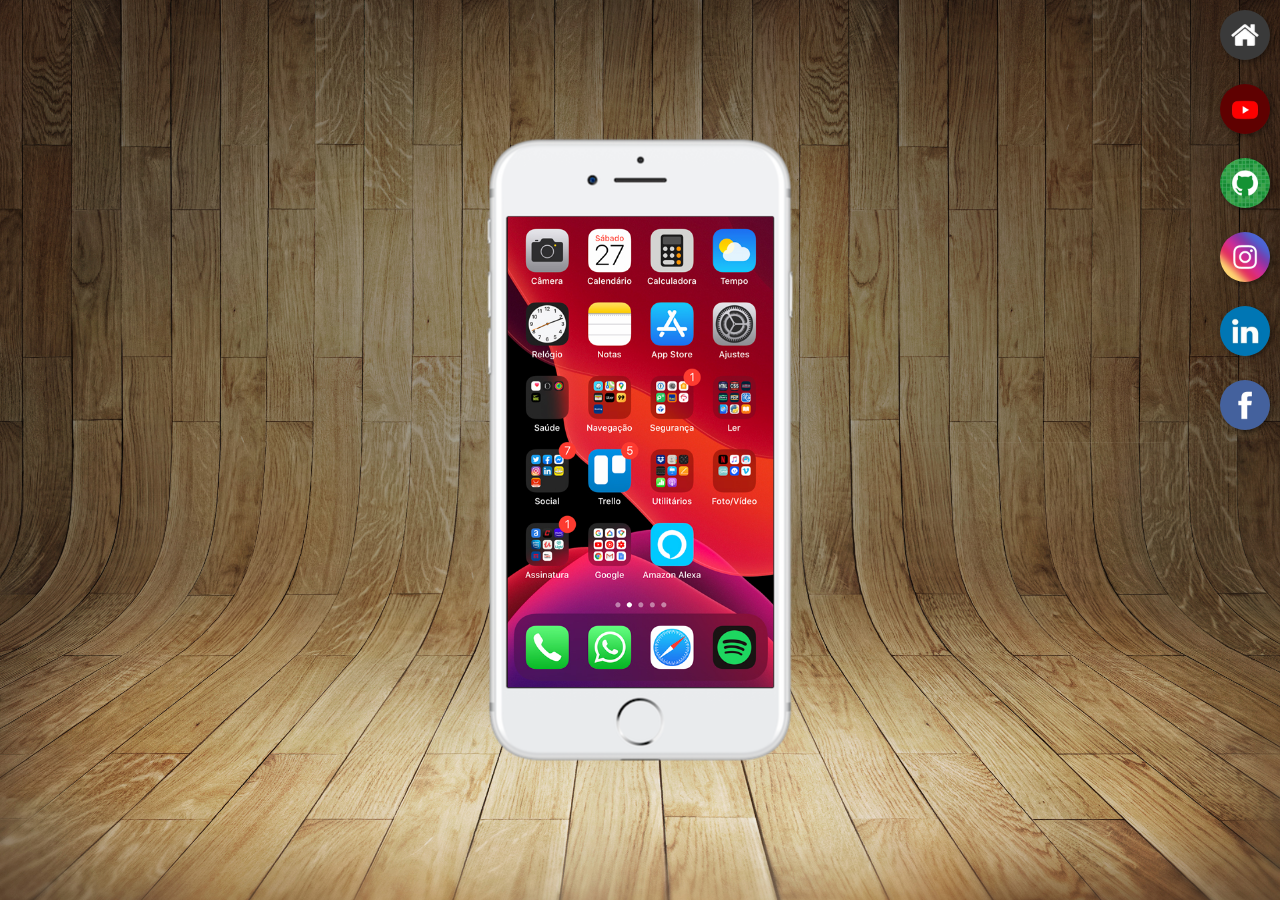
<file: index.html>
<!DOCTYPE html>
<html lang="pt-br">
<head>
    <meta charset="UTF-8">
    <meta http-equiv="X-UA-Compatible" content="IE=edge">
    <meta name="viewport" content="width=device-width, initial-scale=1.0"> <link rel="shortcut icon" href="favicon.ico" type="image/x-icon">
    <link rel="stylesheet" href="estilos/style.css">
    <title>Projeto redes sociais </title>
</head>
<body>
    <main>
        <section id="telefone">
            <iframe src="home.html" name="tela" id="tela" frameborder="0">
                seu navegador não e compativel com isso.
            </iframe>

        </section>
        <section id="redes-sociais">
            <a href="home.html" target="tela"><img src="imagens/logo-home.jpg" alt="Home"></a>
             <br>
            <a href="youtube.html" target="tela"><img src="imagens/logo-youtube.jpg" alt="youtube"></a>
            <br>
            <a href="github.html" target="tela"><img src="imagens/logo-github.jpg" alt="github"></a> <br>
            <a href="instagram.html" target="tela"><img src="imagens/logo-instagram.jpg" alt="instagram"></a> 
            <br>
            <a href="linkedin.html" target="tela"><img src="imagens/logo-linkedin.jpg" alt="linkedin"></a> 
            <br>
            <a href="facebook.html" target="tela"><img src="imagens/logo-facebook.jpg" alt=""></a>
            

        </section>
    </main>
    
</body>
</html>
</file>
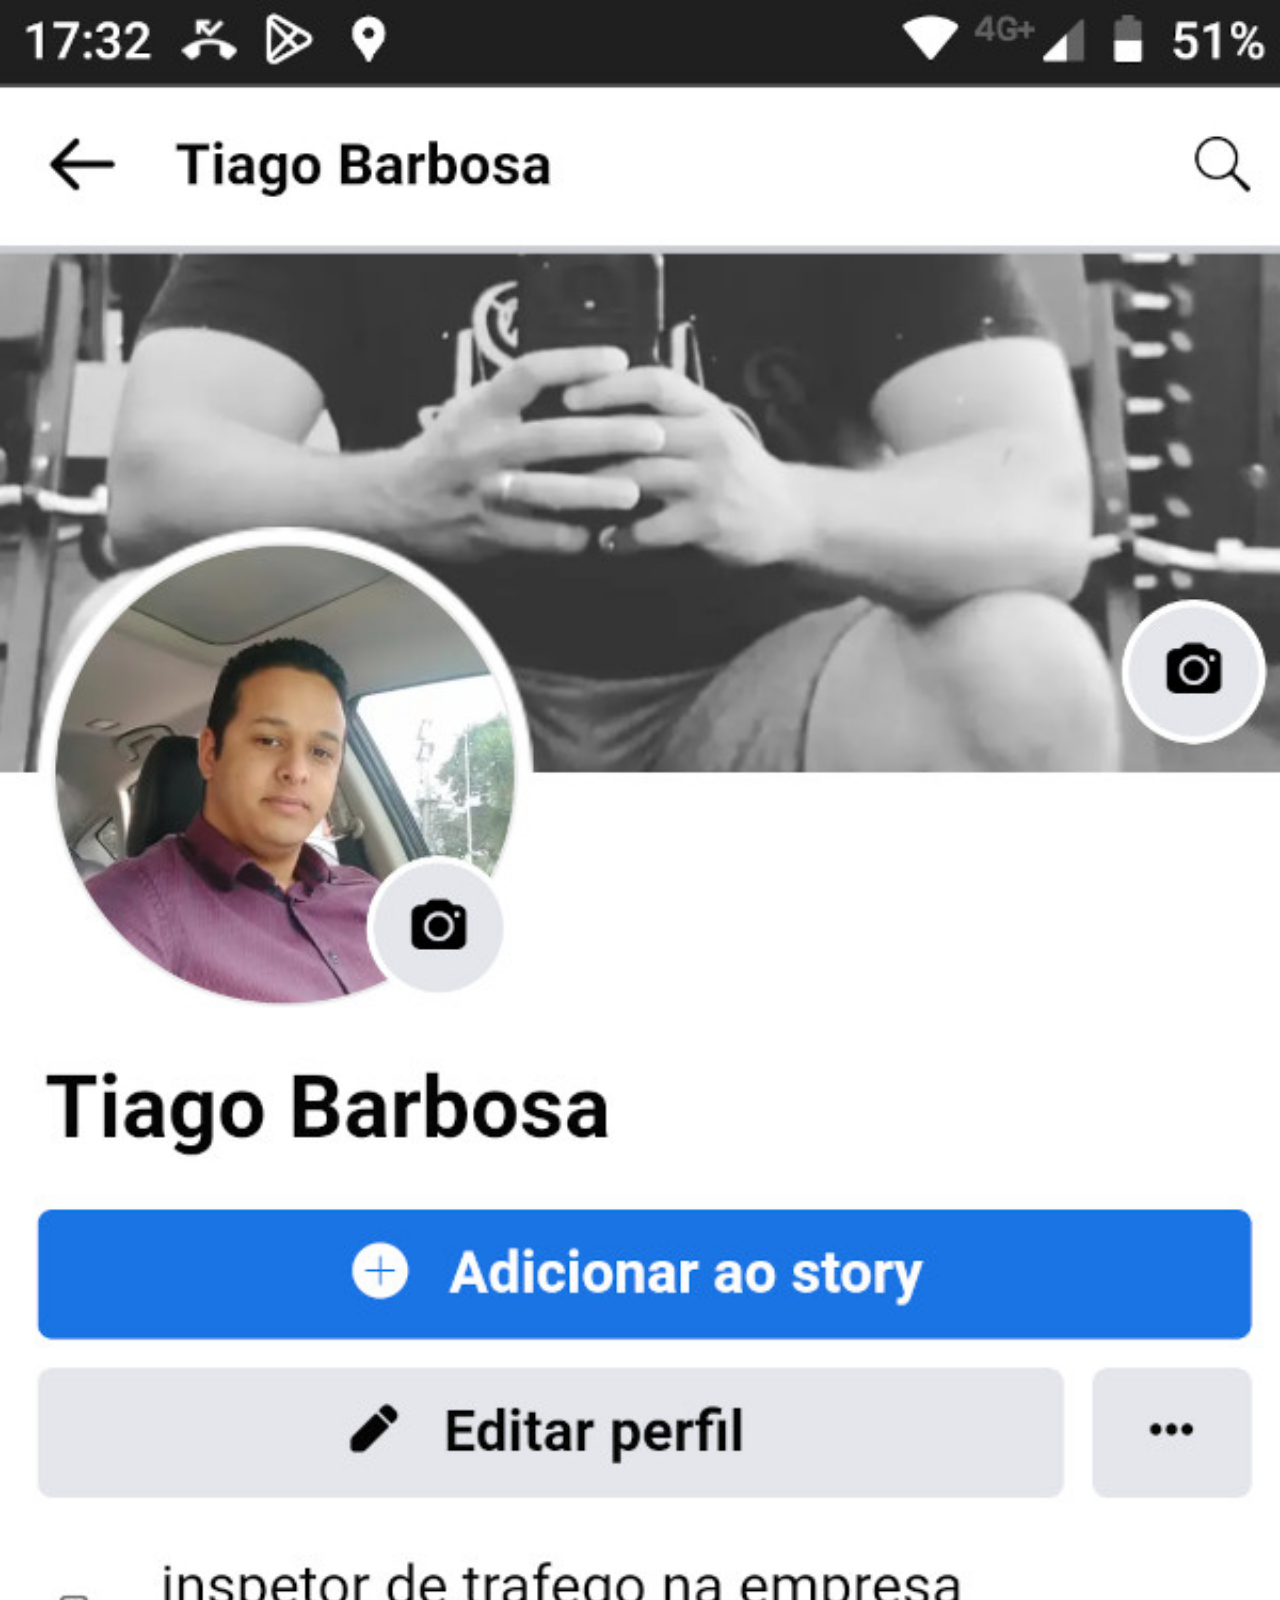
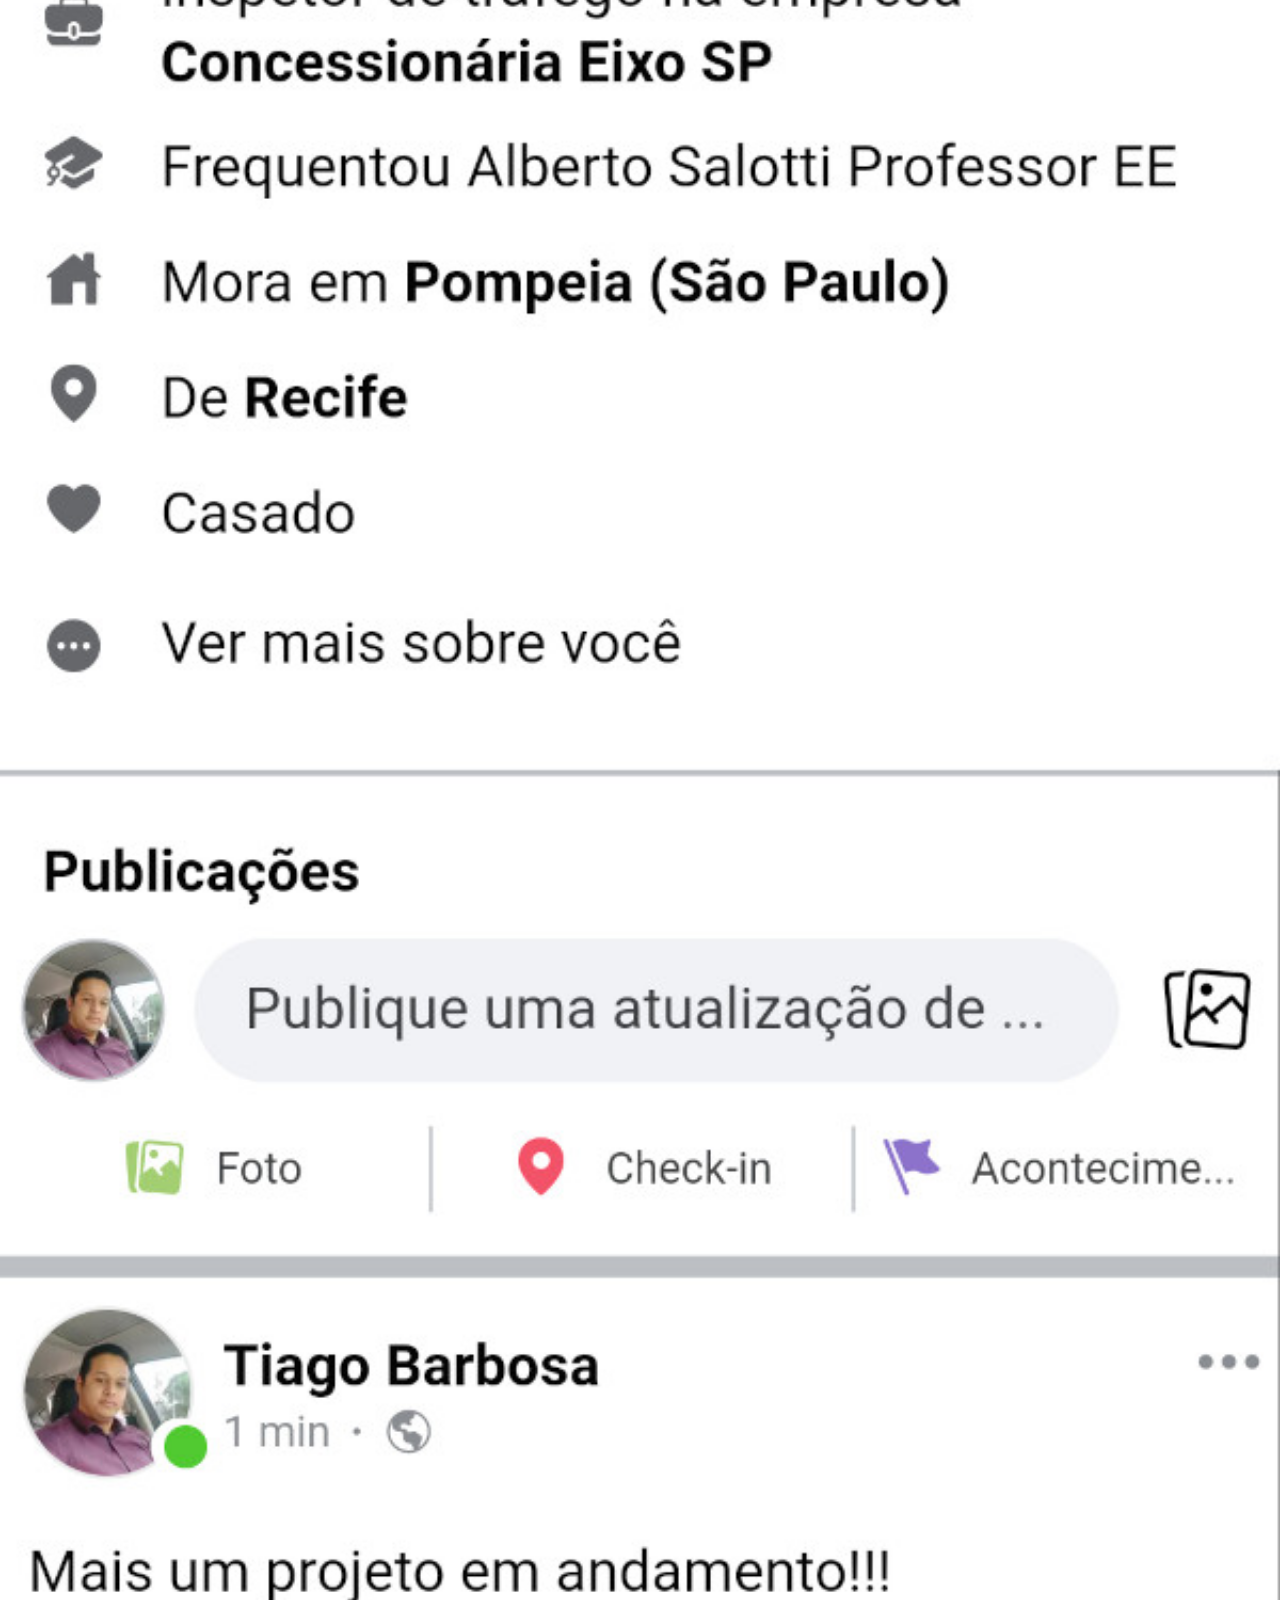
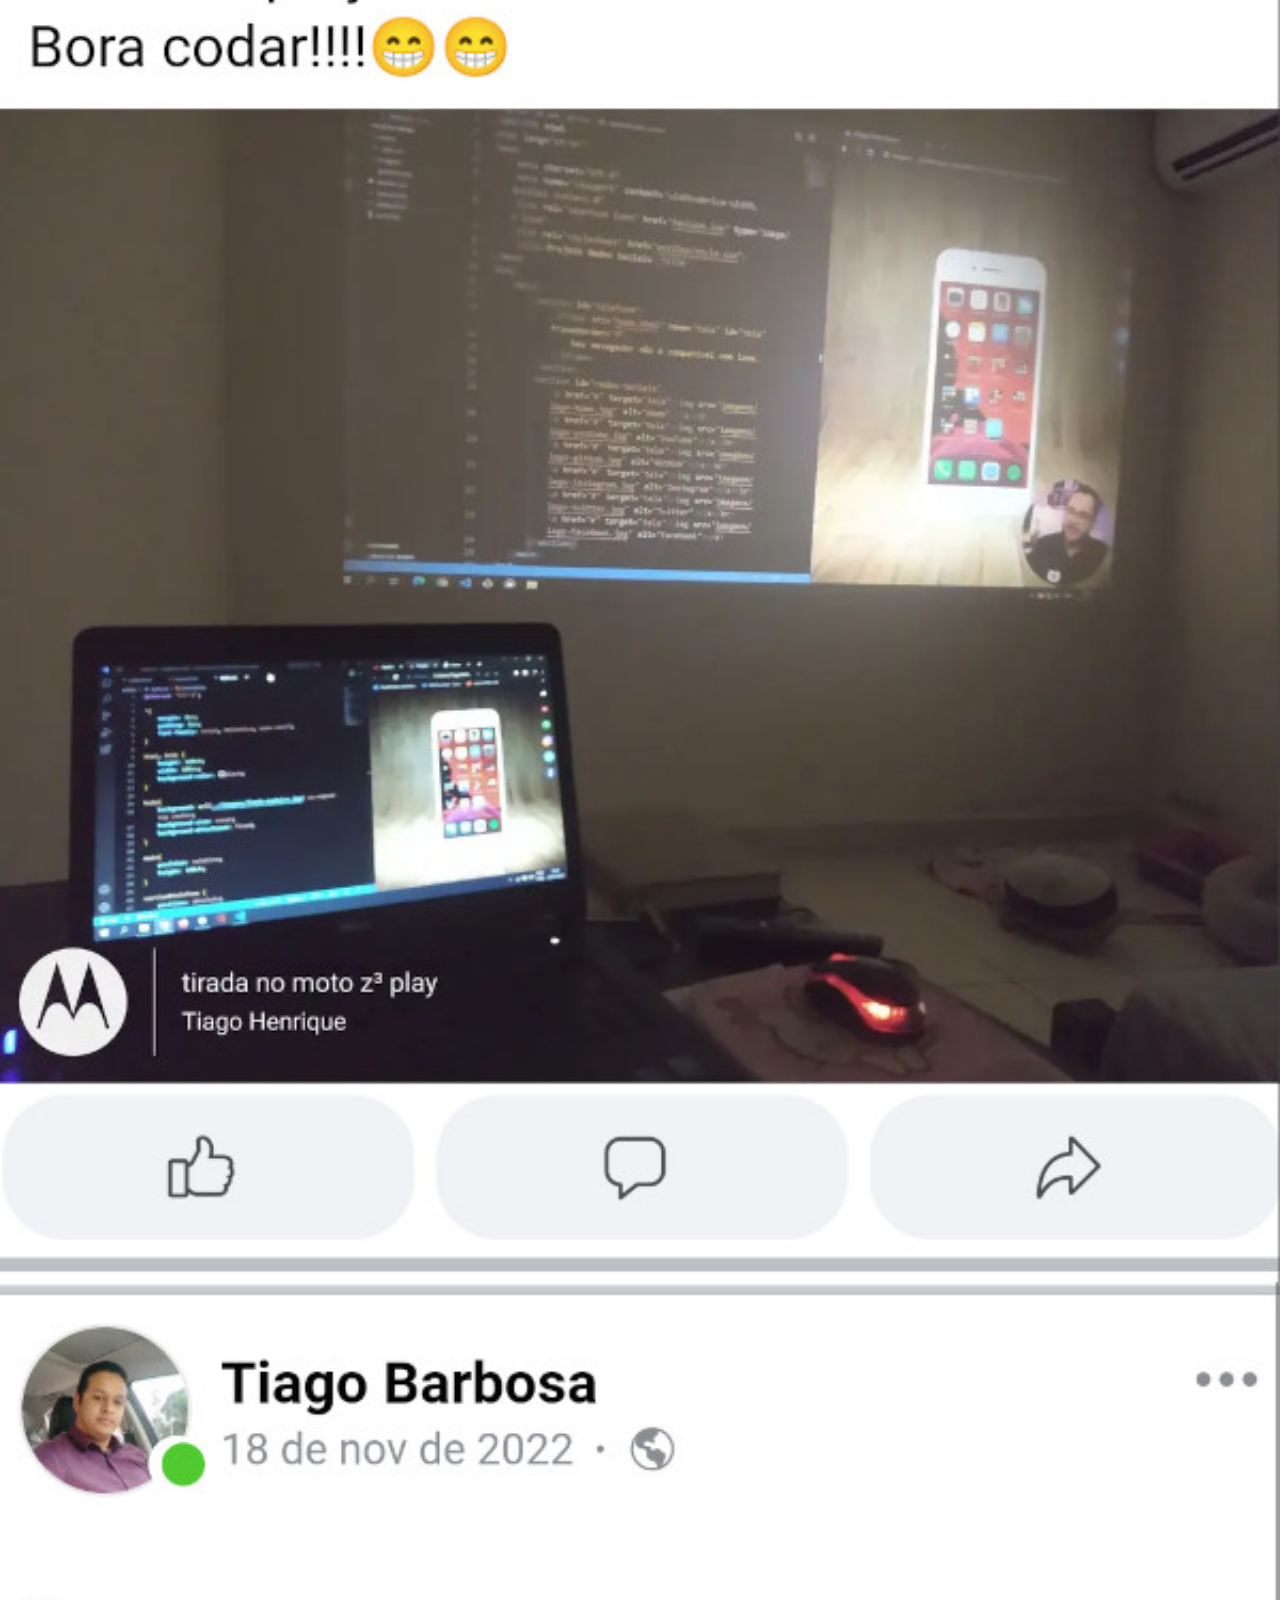
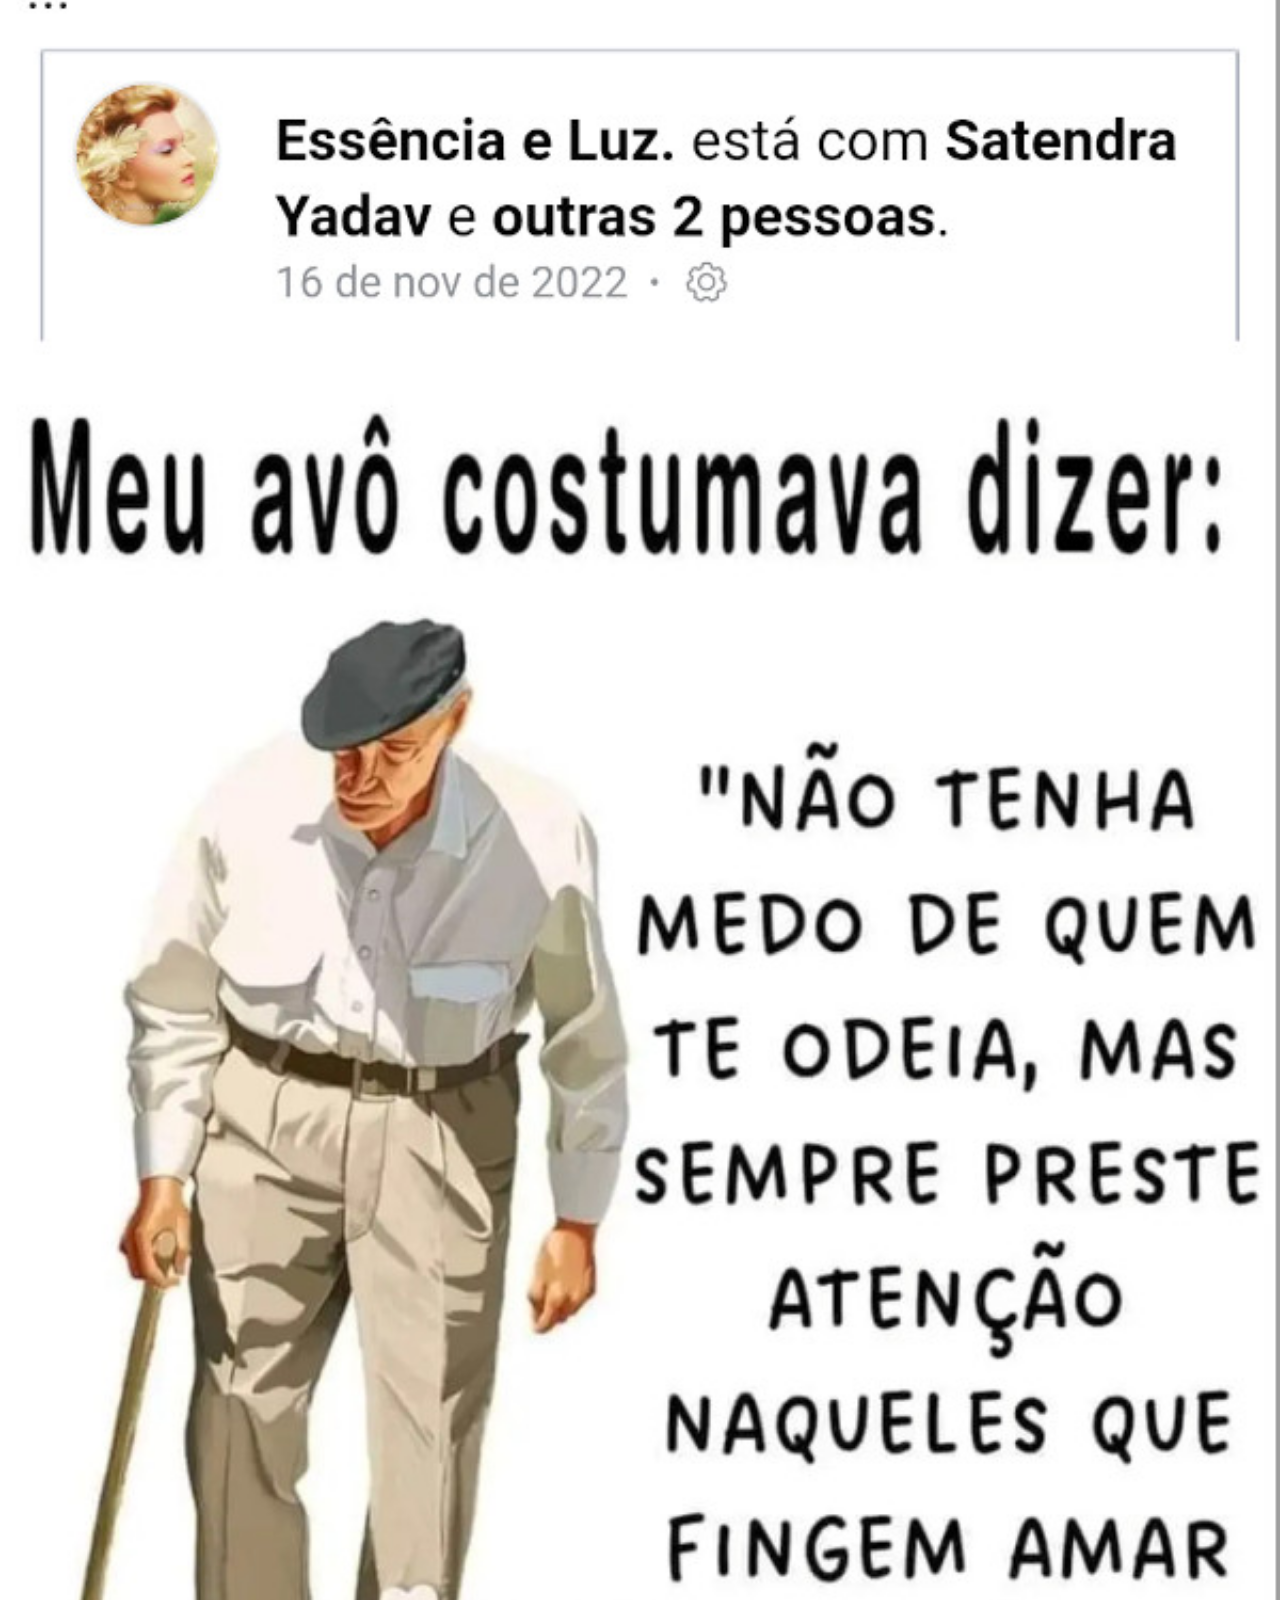
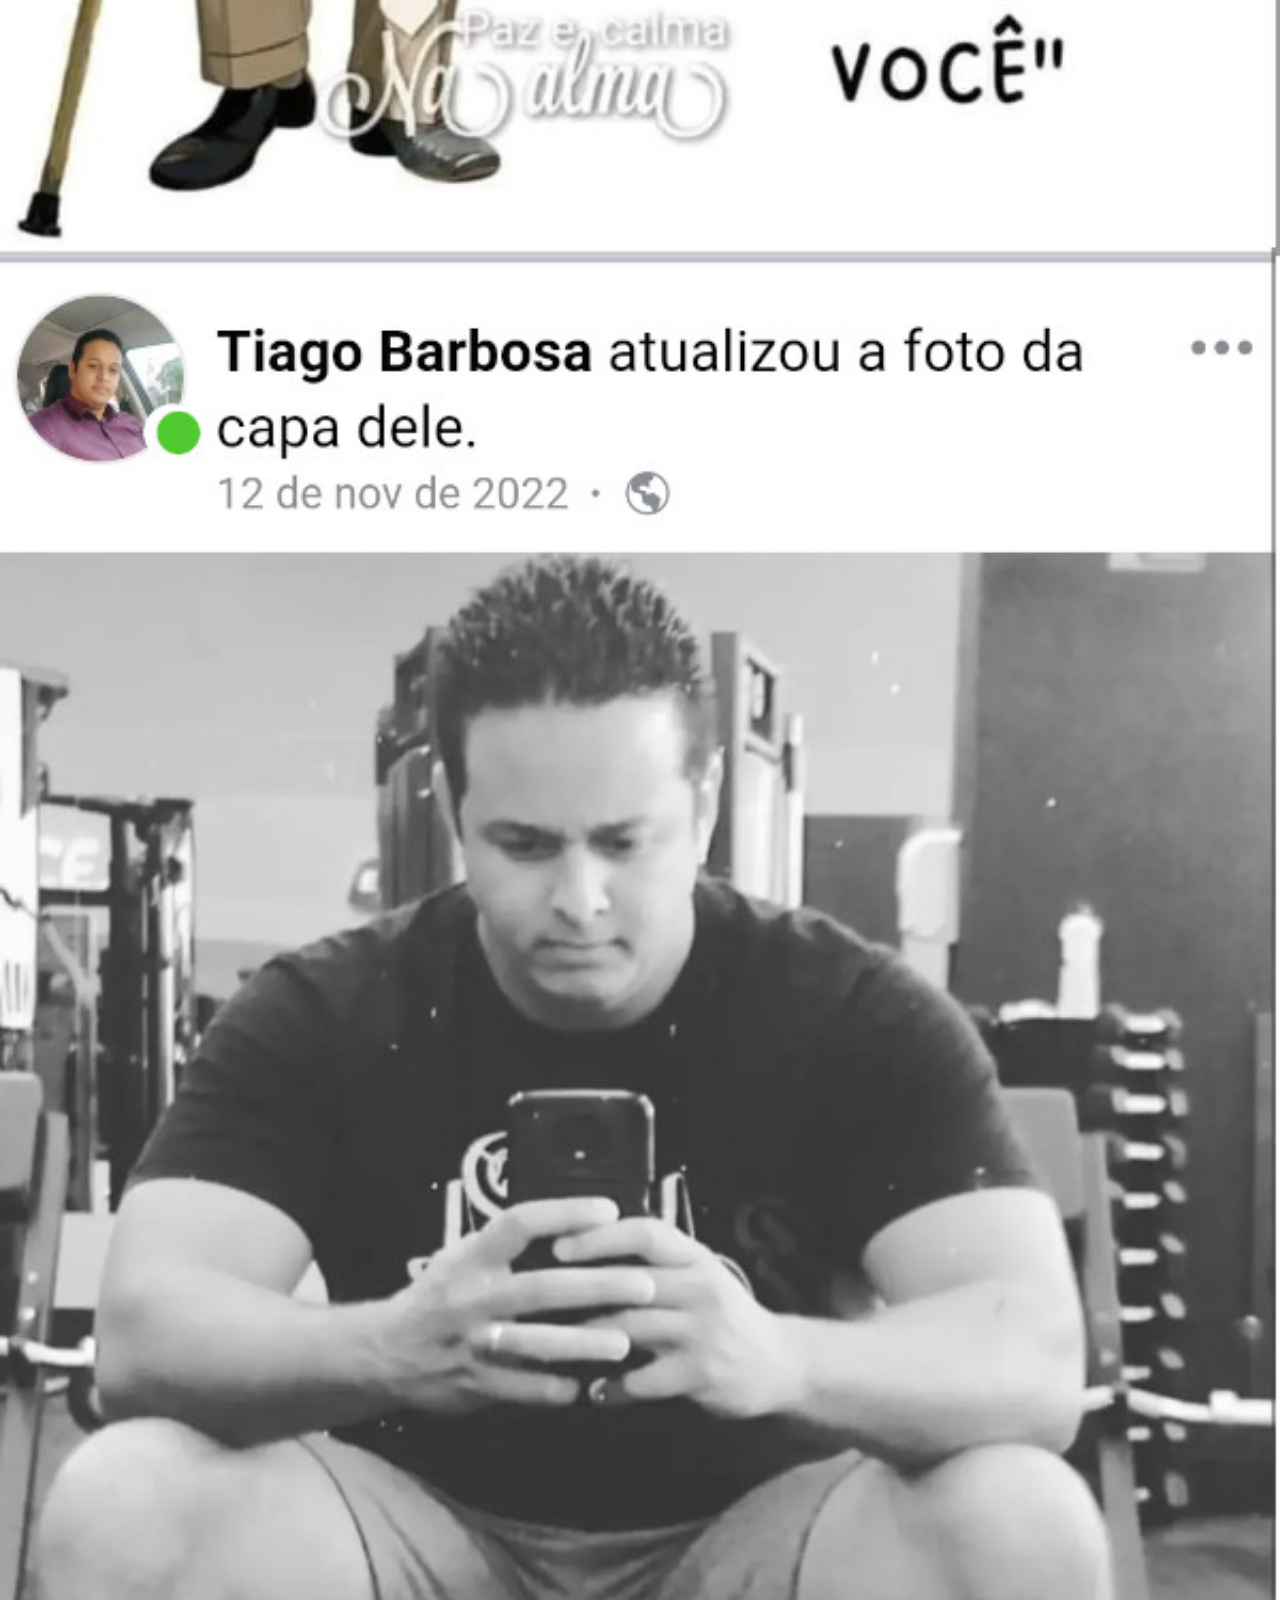
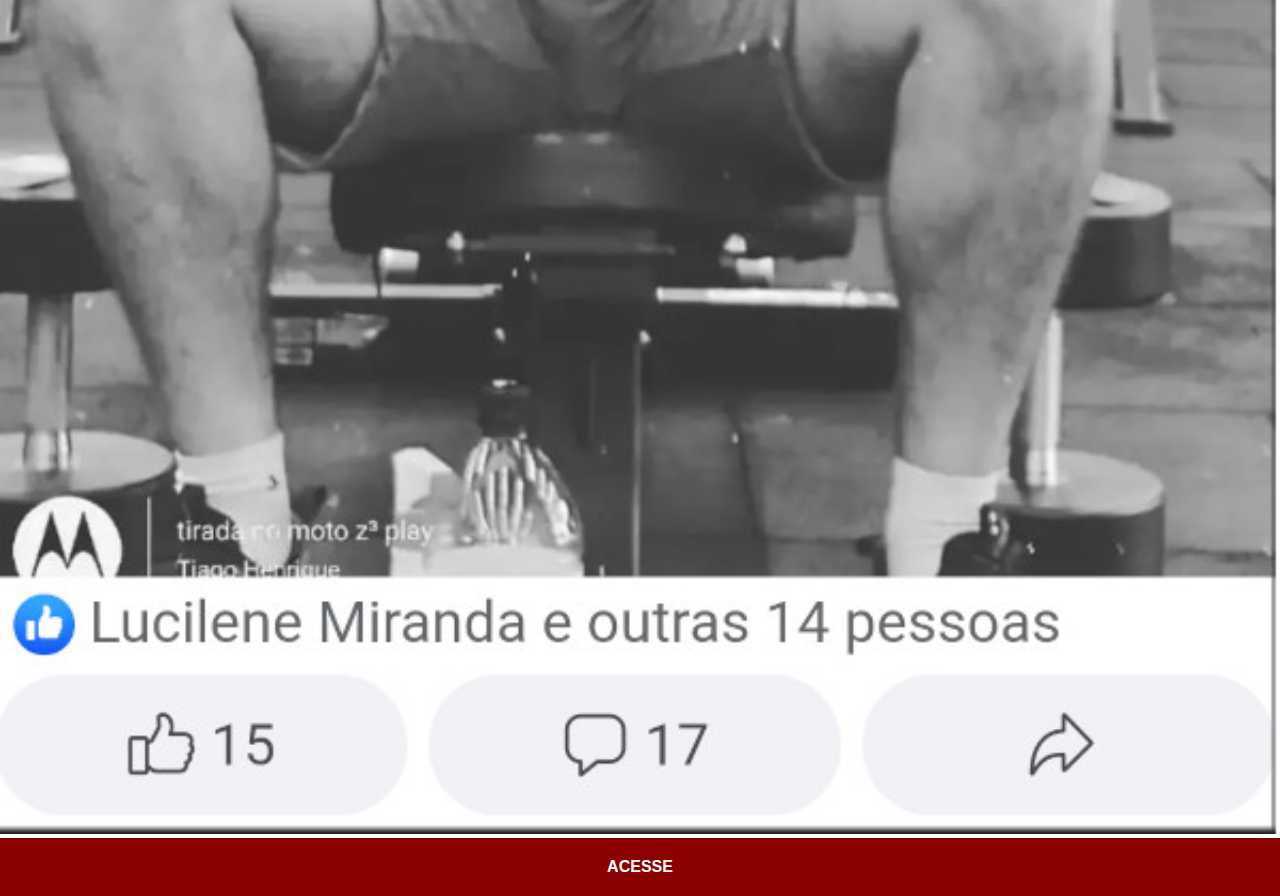
<file: facebook.html>
<!DOCTYPE html>
<html lang="pt-br">
<head>
    <meta charset="UTF-8">
    <meta http-equiv="X-UA-Compatible" content="IE=edge">
    <meta name="viewport" content="width=device-width, initial-scale=1.0"><link rel="stylesheet" href="estilos/social.css">
    <title>Facebook</title>
</head>
<body>
    <img src="imagens/tela-facebook-tiago.jpg" alt="Facebook">
    <a href="https://www.facebook.com/profile.php?id=100027138213717" target="_blank">ACESSE</a>
</body>
</html>
</file>
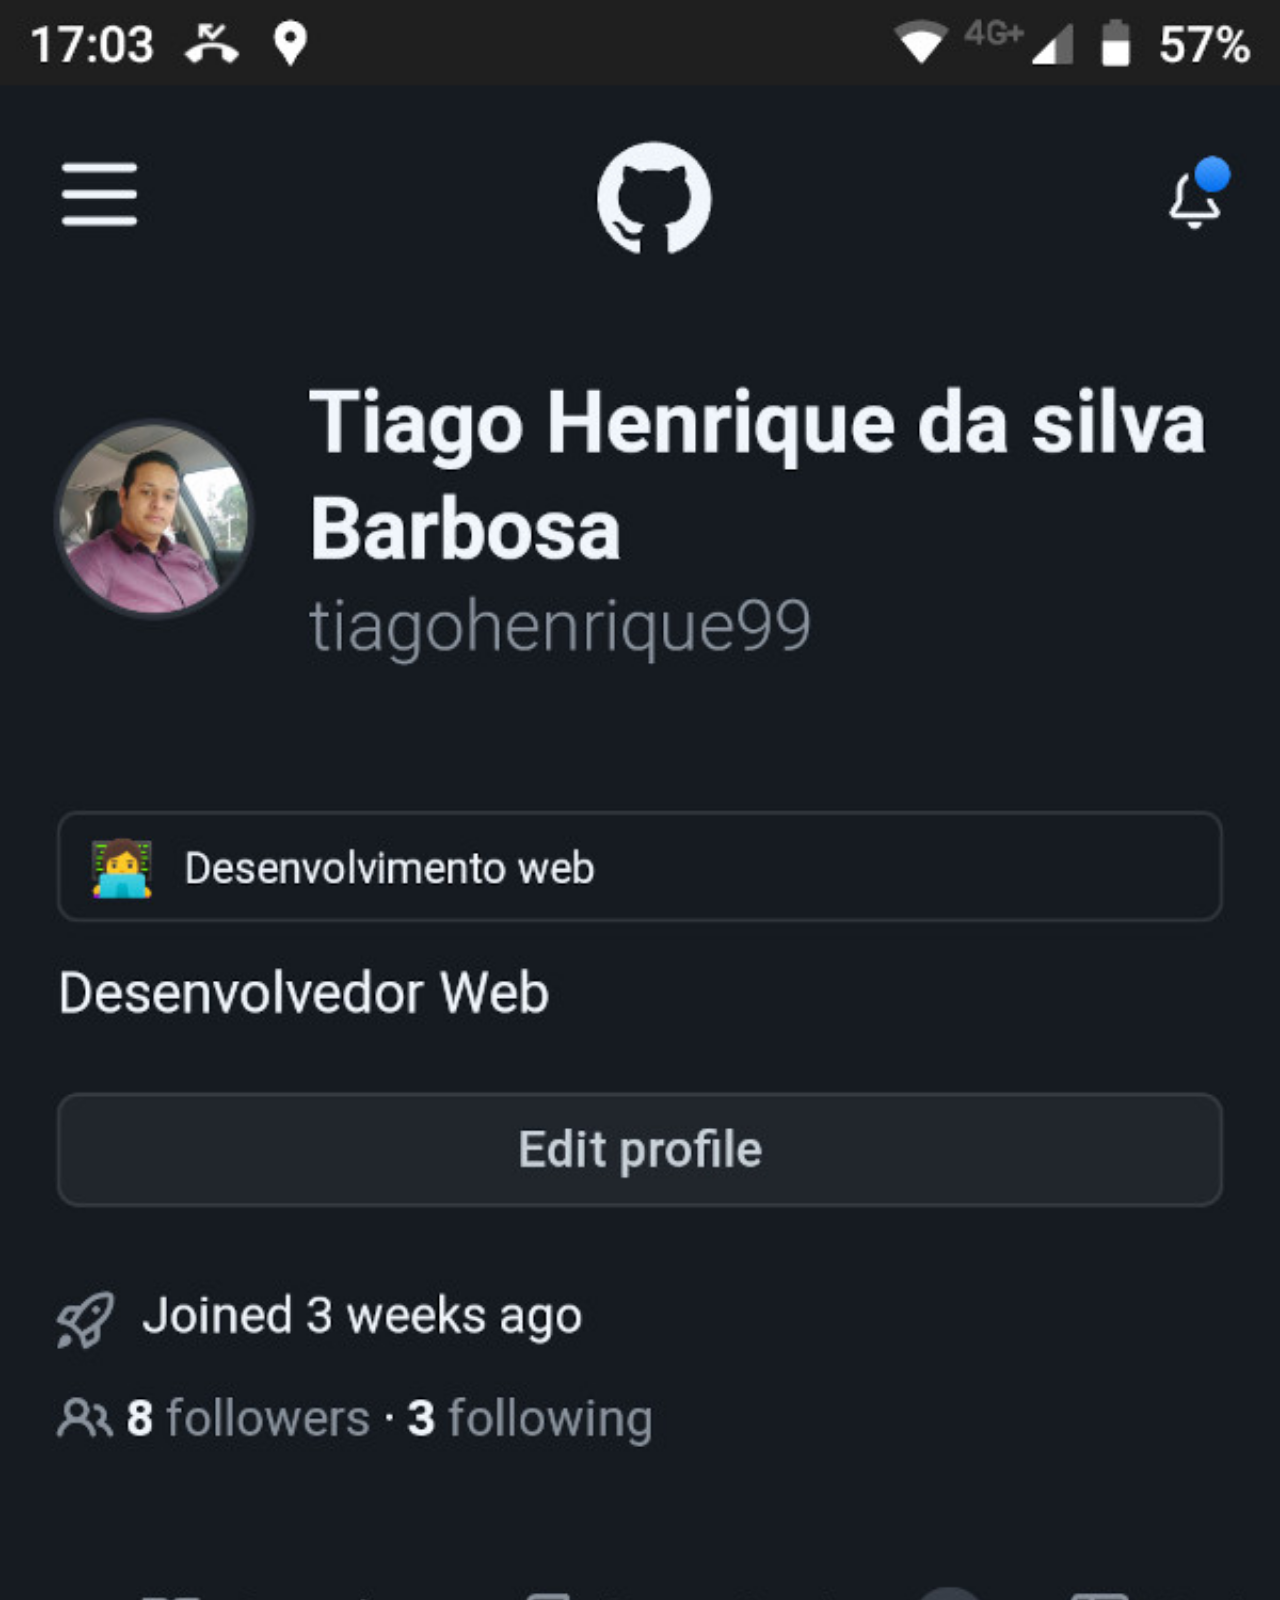
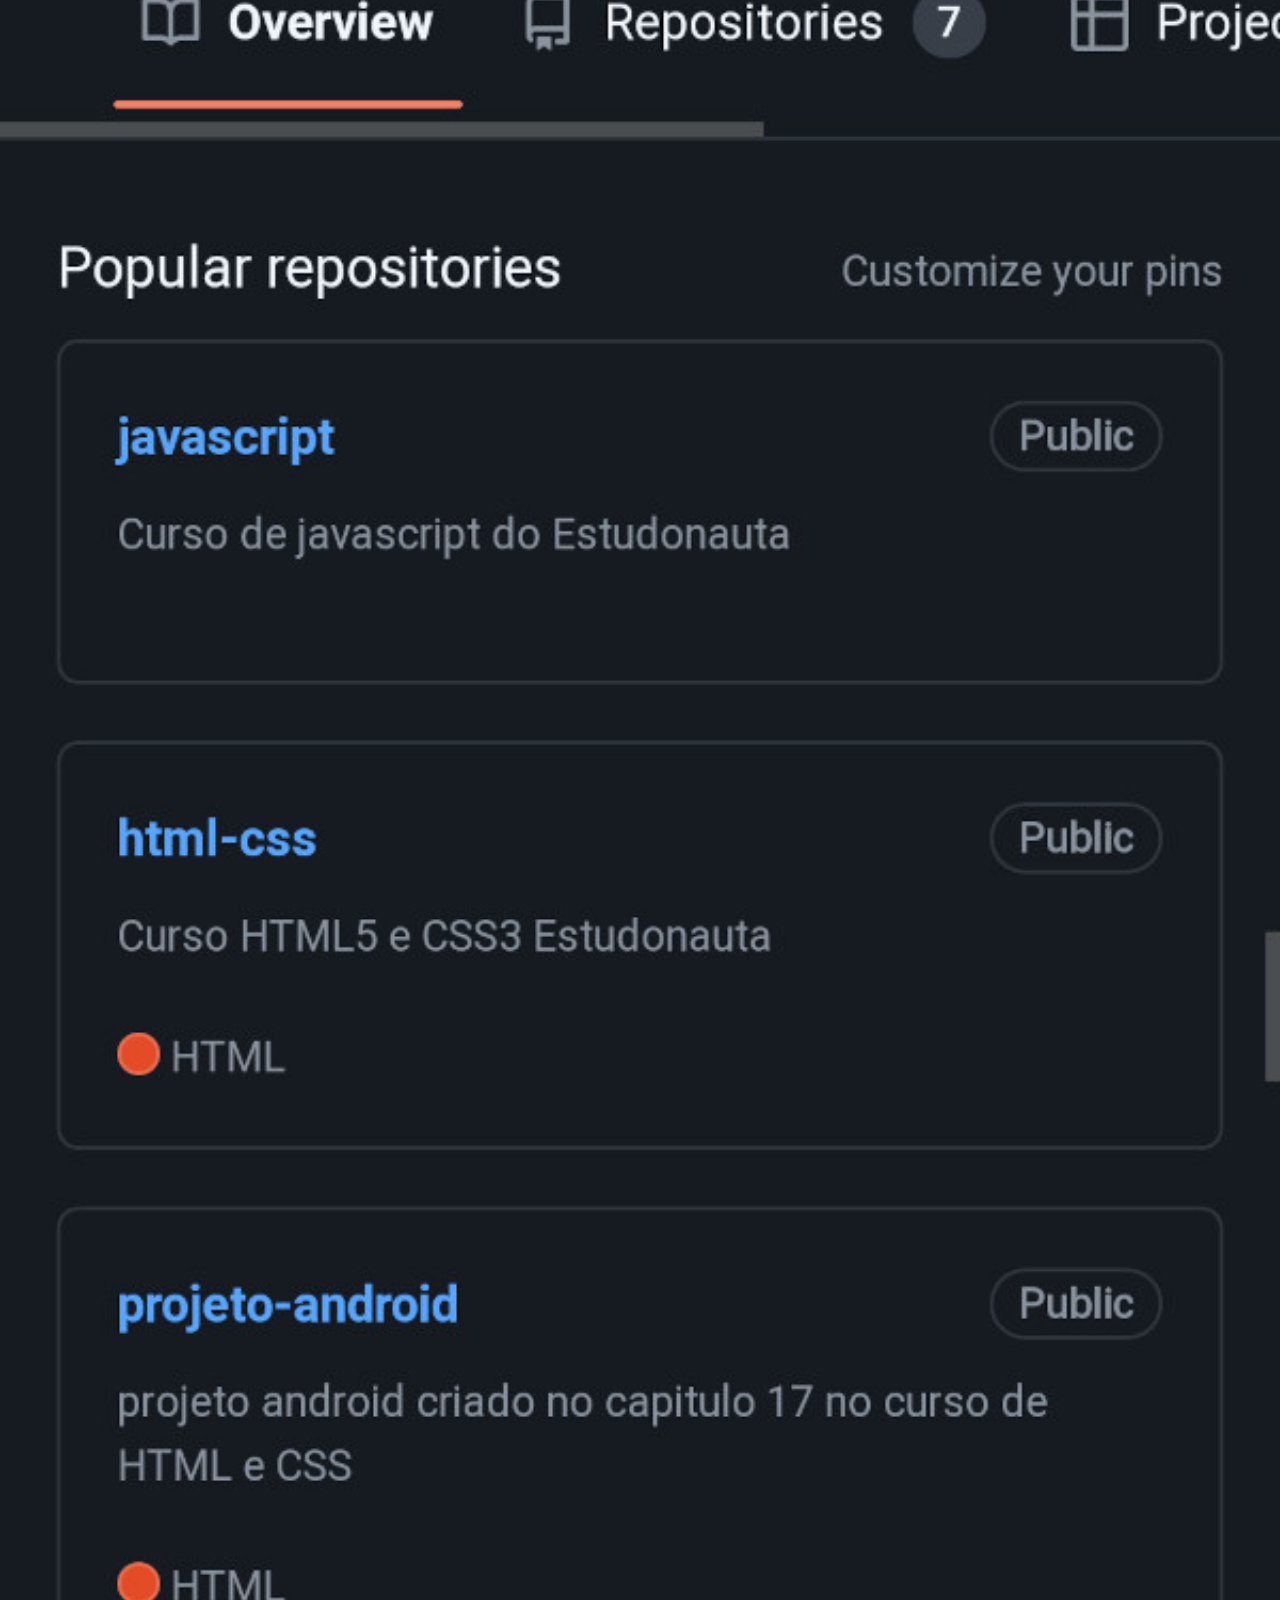
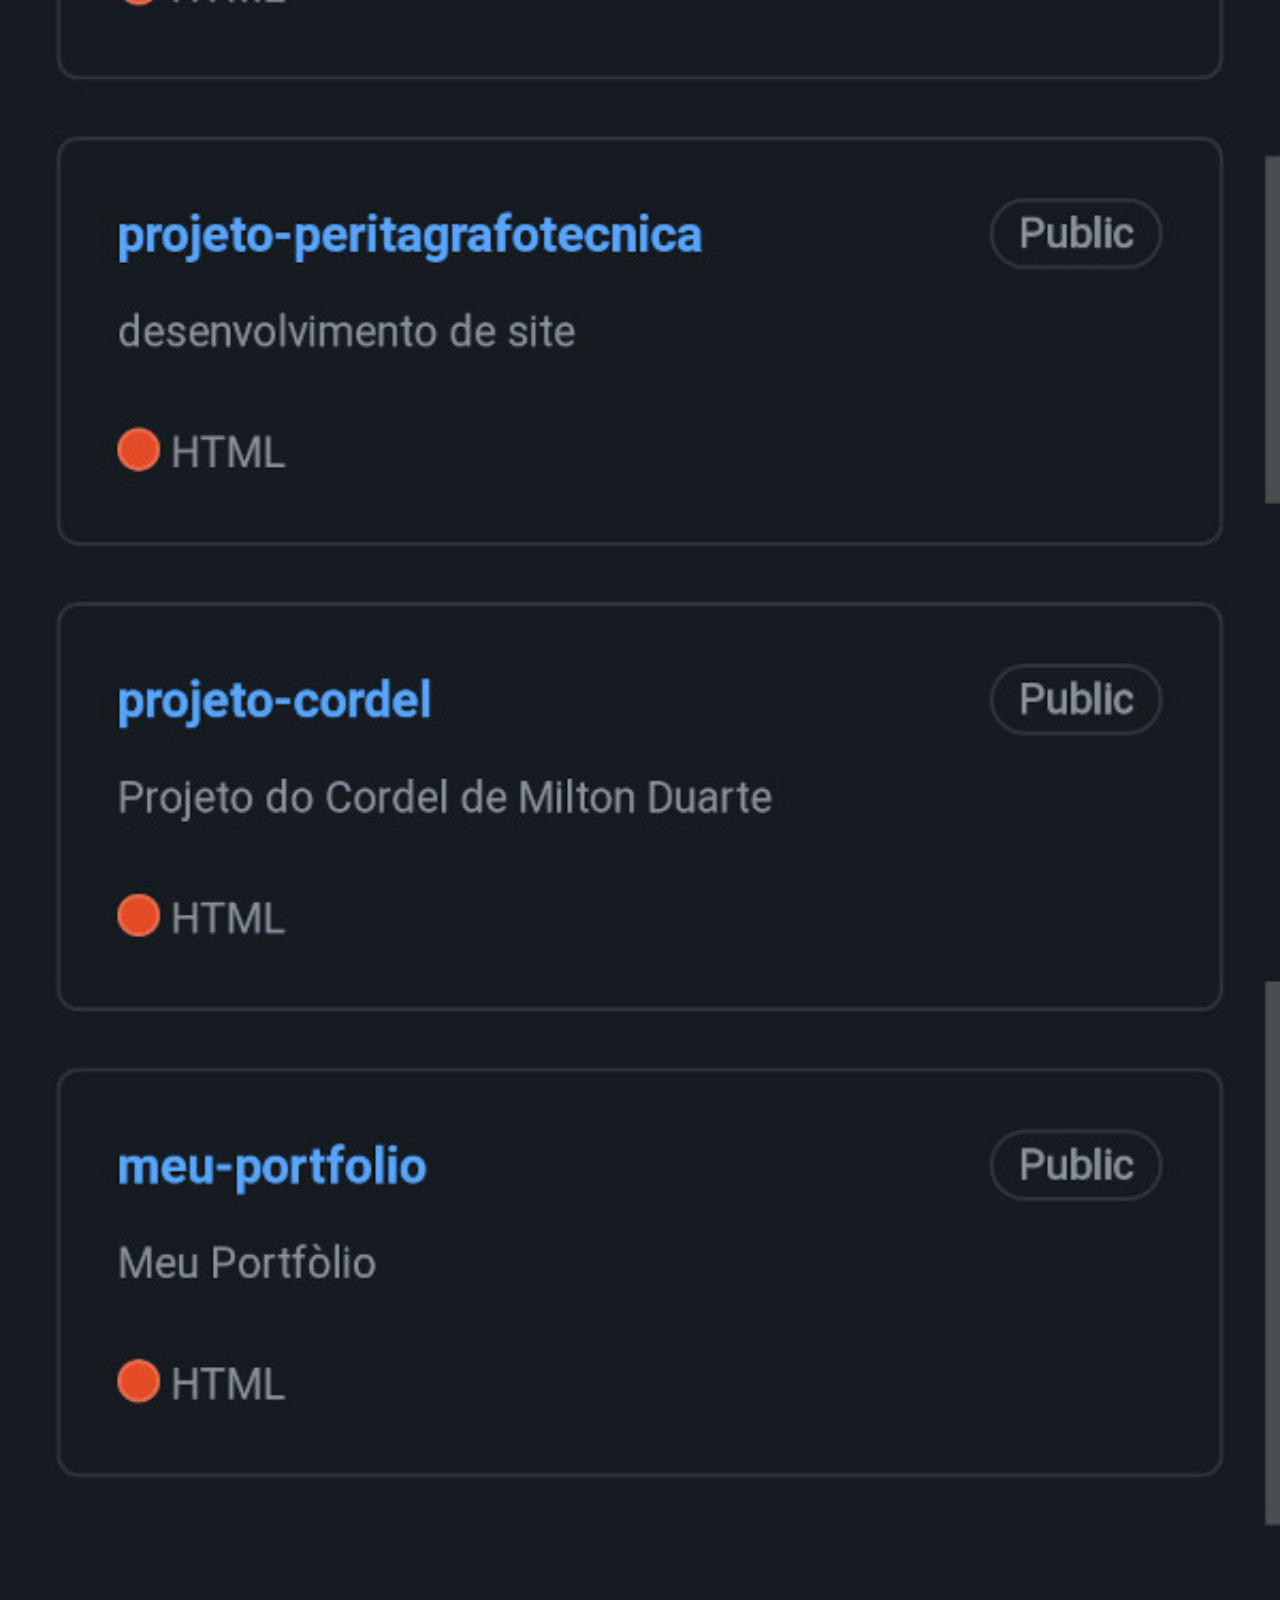
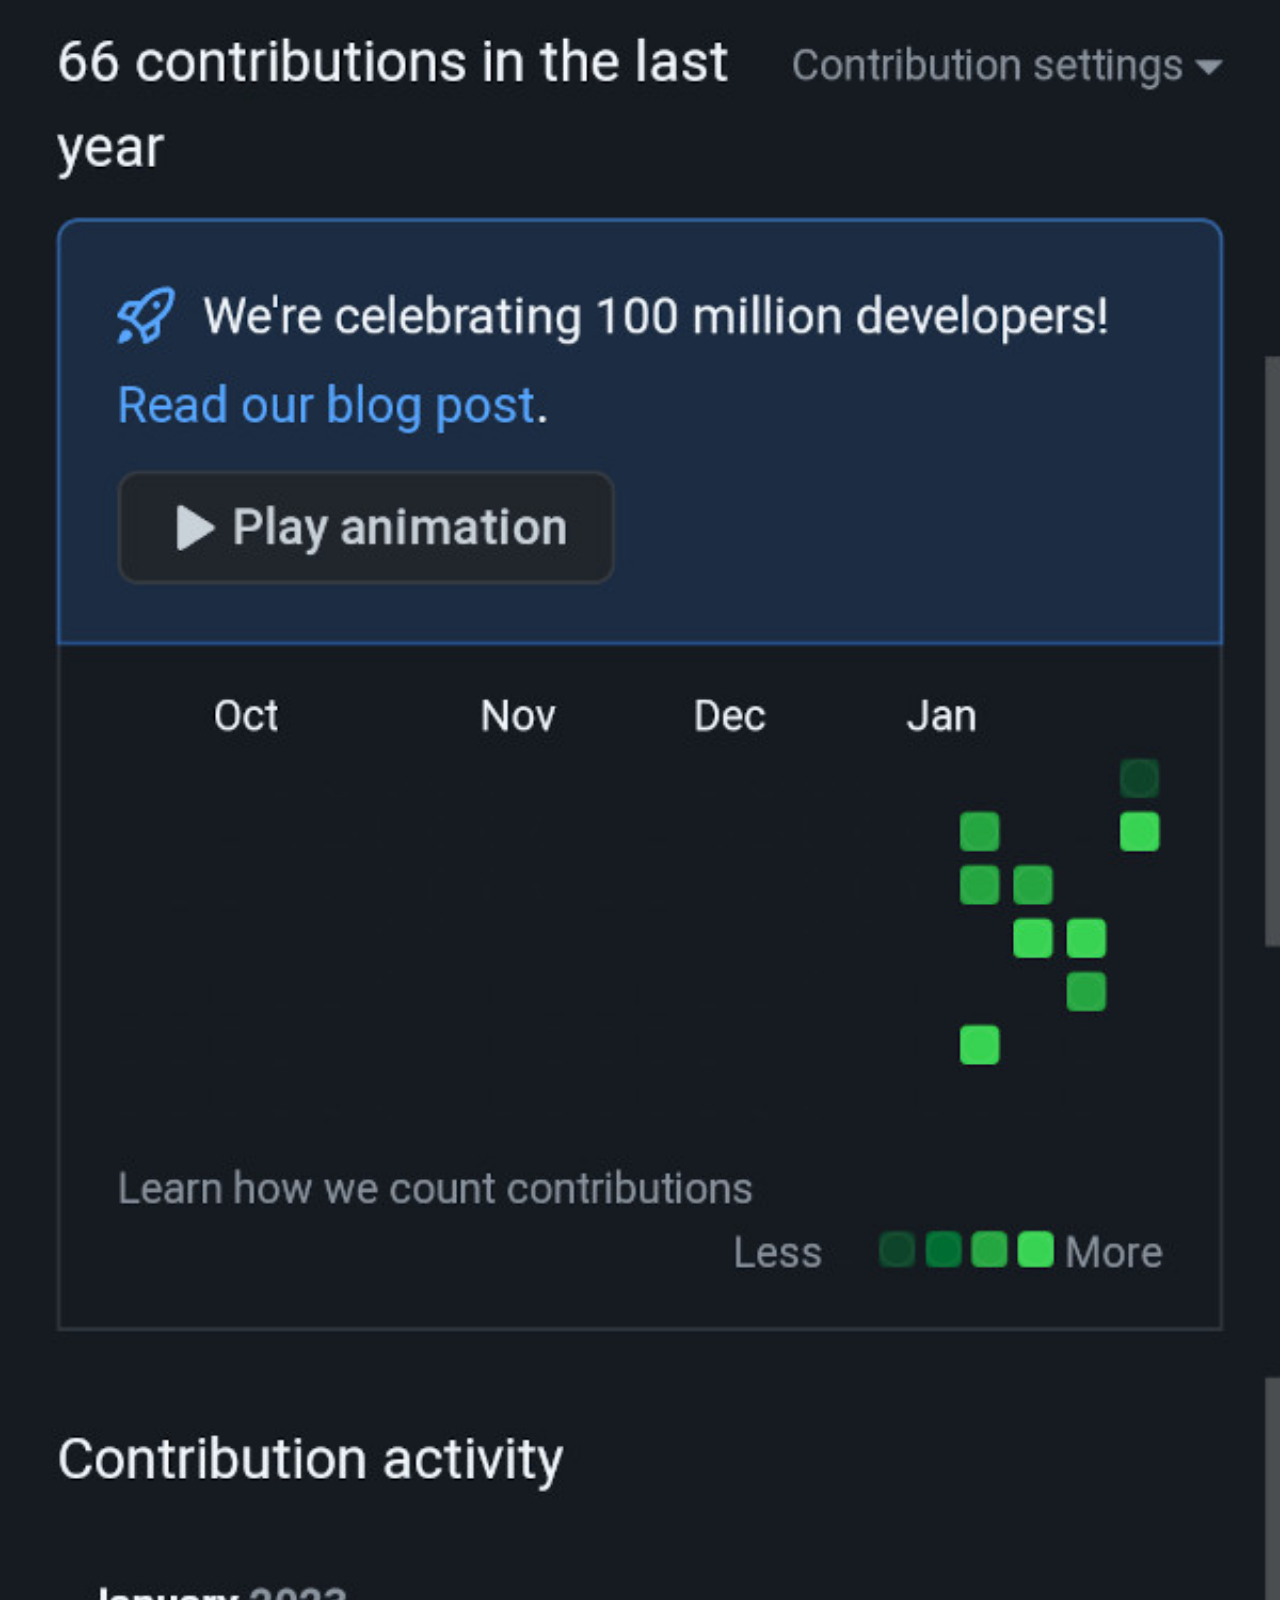
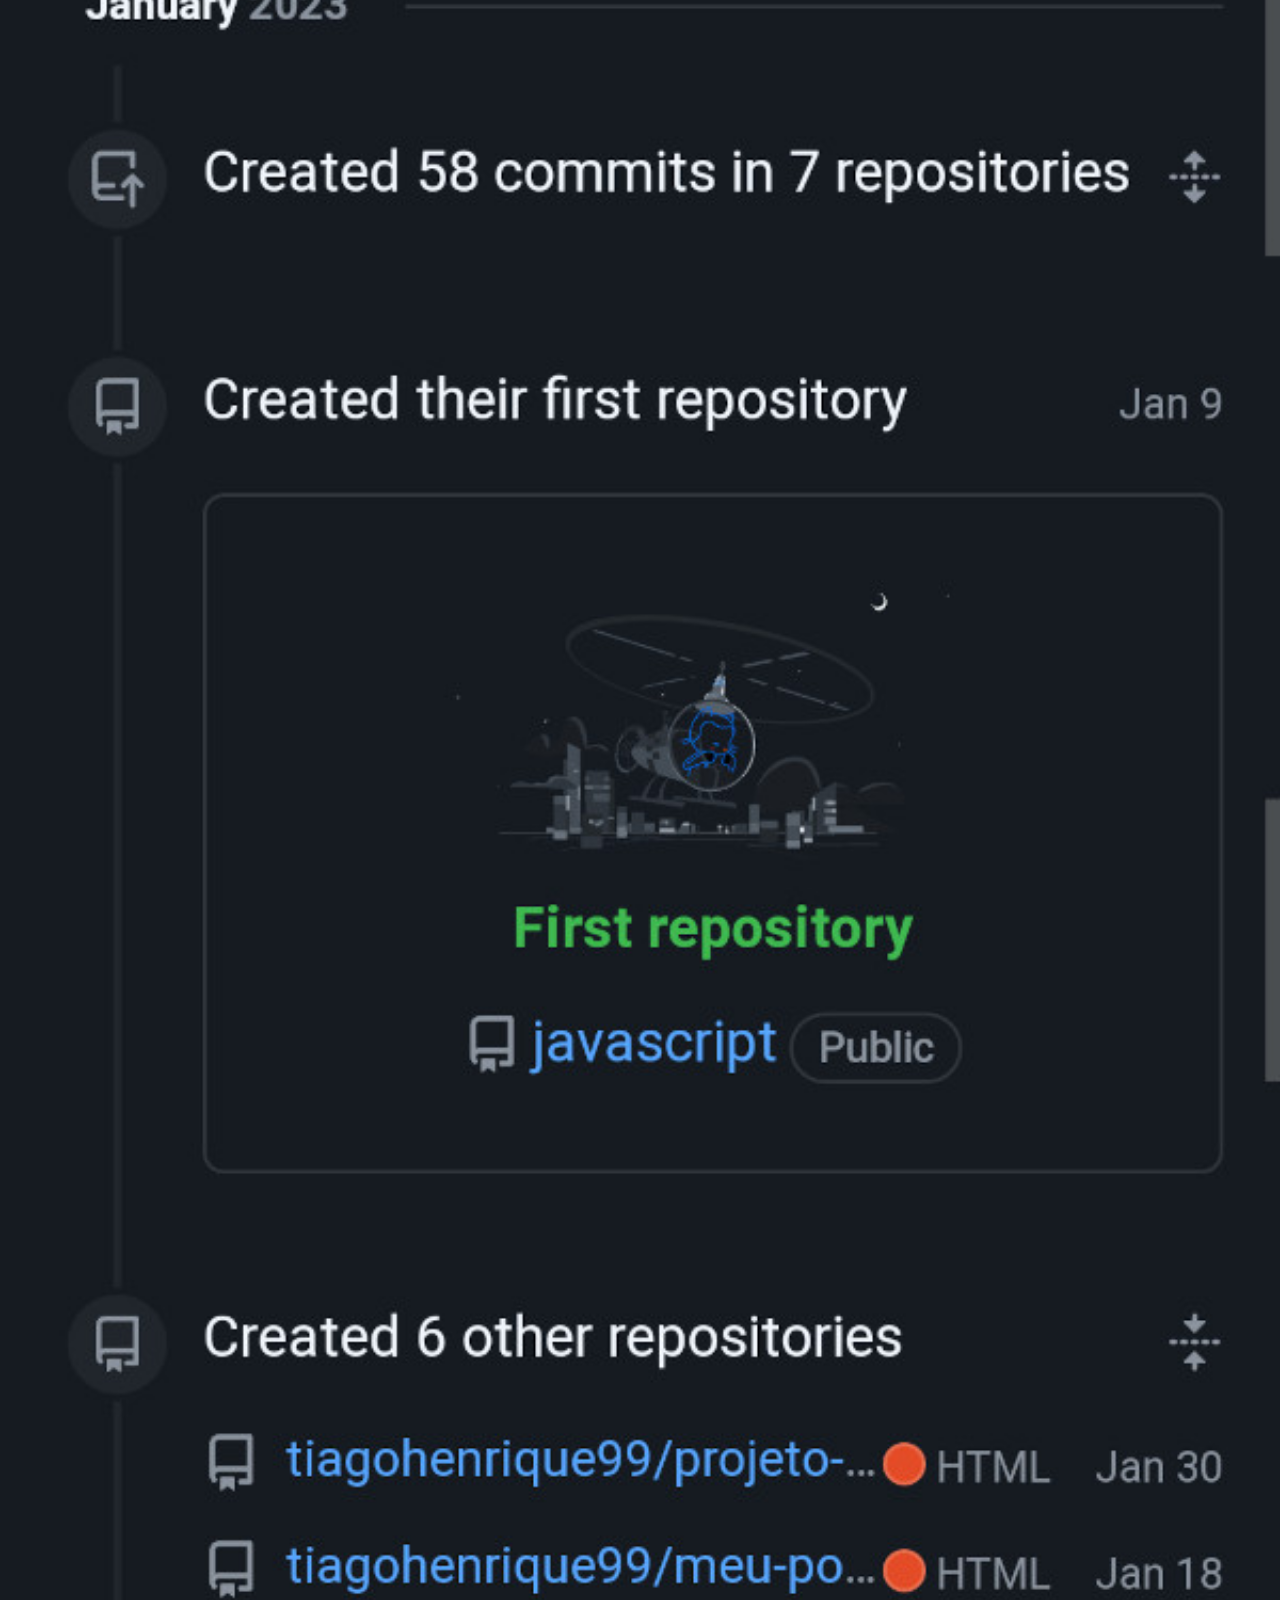
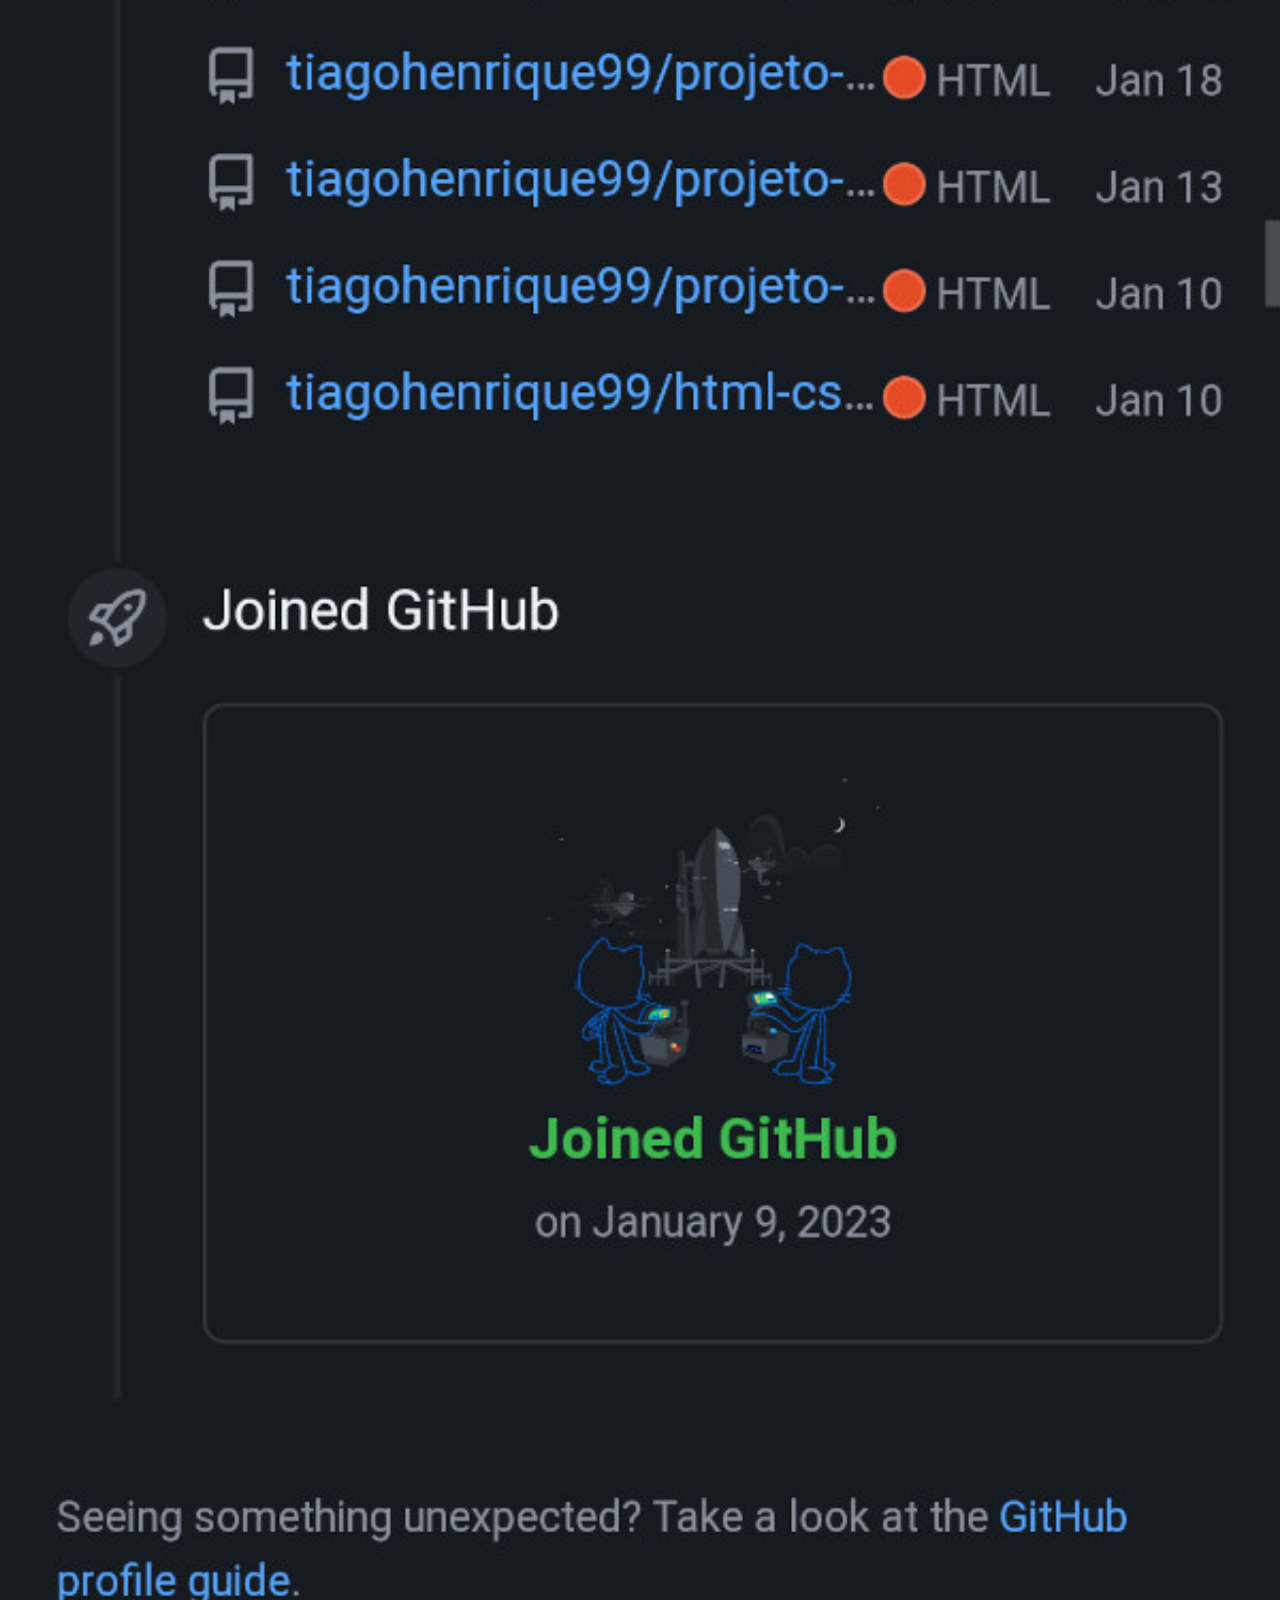
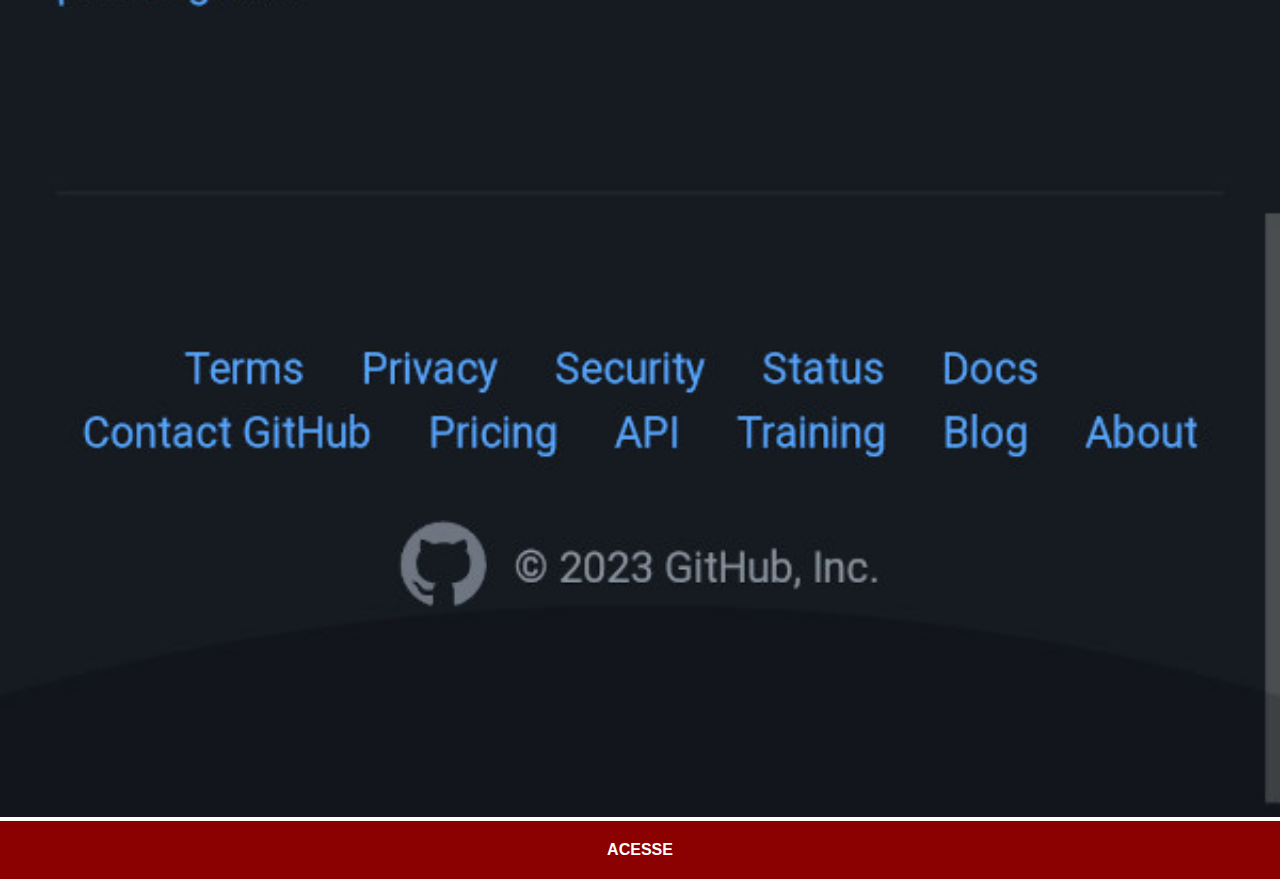
<file: github.html>
<!DOCTYPE html>
<html lang="pt-br">
<head>
    <meta charset="UTF-8">
    <meta http-equiv="X-UA-Compatible" content="IE=edge">
    <meta name="viewport" content="width=device-width, initial-scale=1.0"><link rel="stylesheet" href="estilos/social.css">
    <title>Github</title>
</head>
<body>
    <img src="imagens/tela-github-tiago.jpg" alt="github">
    <a href="https://github.com/tiagohenrique99" target="_blank">ACESSE</a>
</body>
</html>
</file>
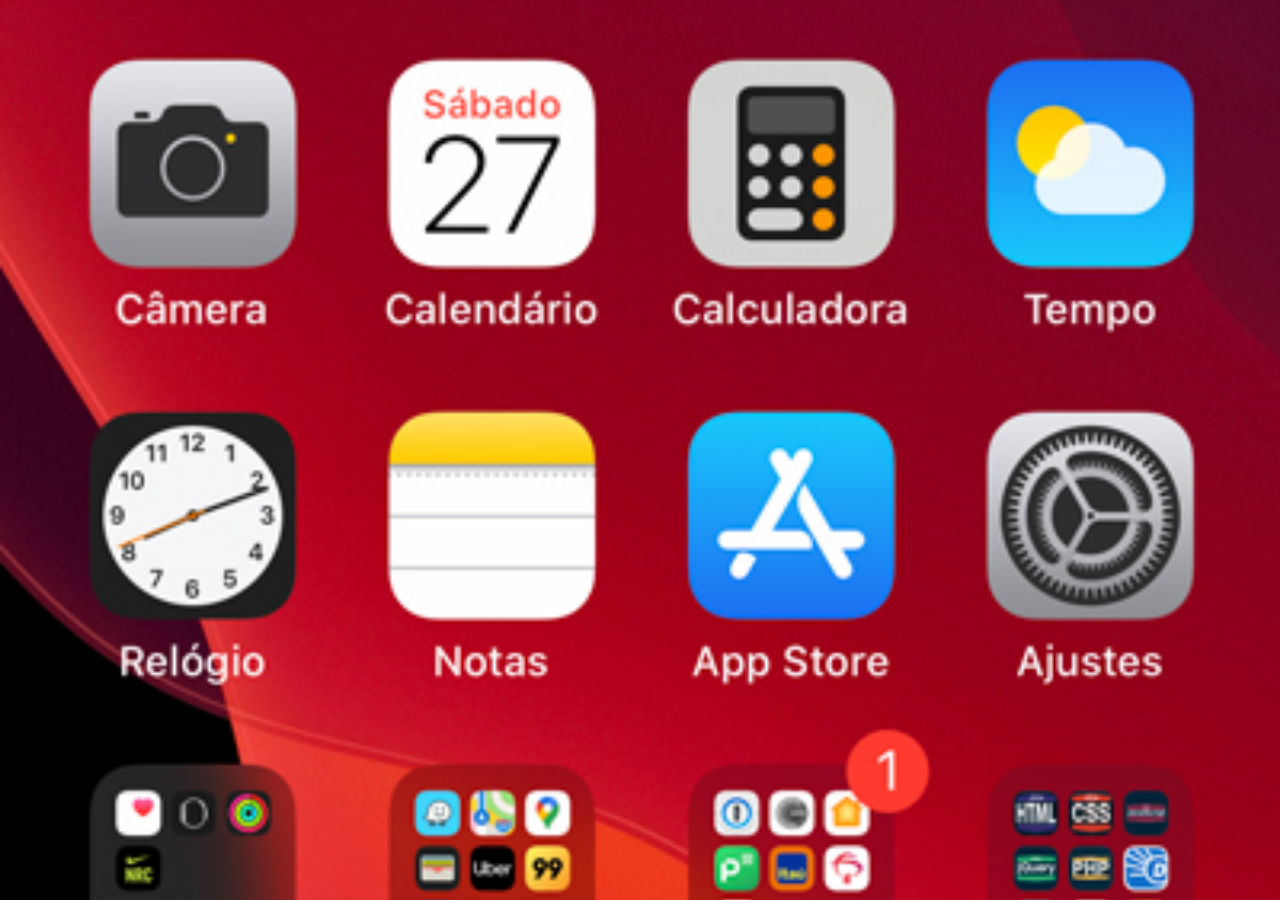
<file: home.html>
<!DOCTYPE html>
<html lang="pt-br">
<head>
    <meta charset="UTF-8">
    <meta http-equiv="X-UA-Compatible" content="IE=edge">
    <meta name="viewport" content="width=device-width, initial-scale=1.0">
    <title>Home</title>
    <style>
        *{
            margin: 0px;
            padding: 0px;
        }

        body{
            width: 100vw;
            height: 100vh;
            background: black url(imagens/tela-home.jpg) no-repeat top center; 
            background-size: cover;   
        }
    </style>
</head>
<body>
    
</body>
</html>
</file>
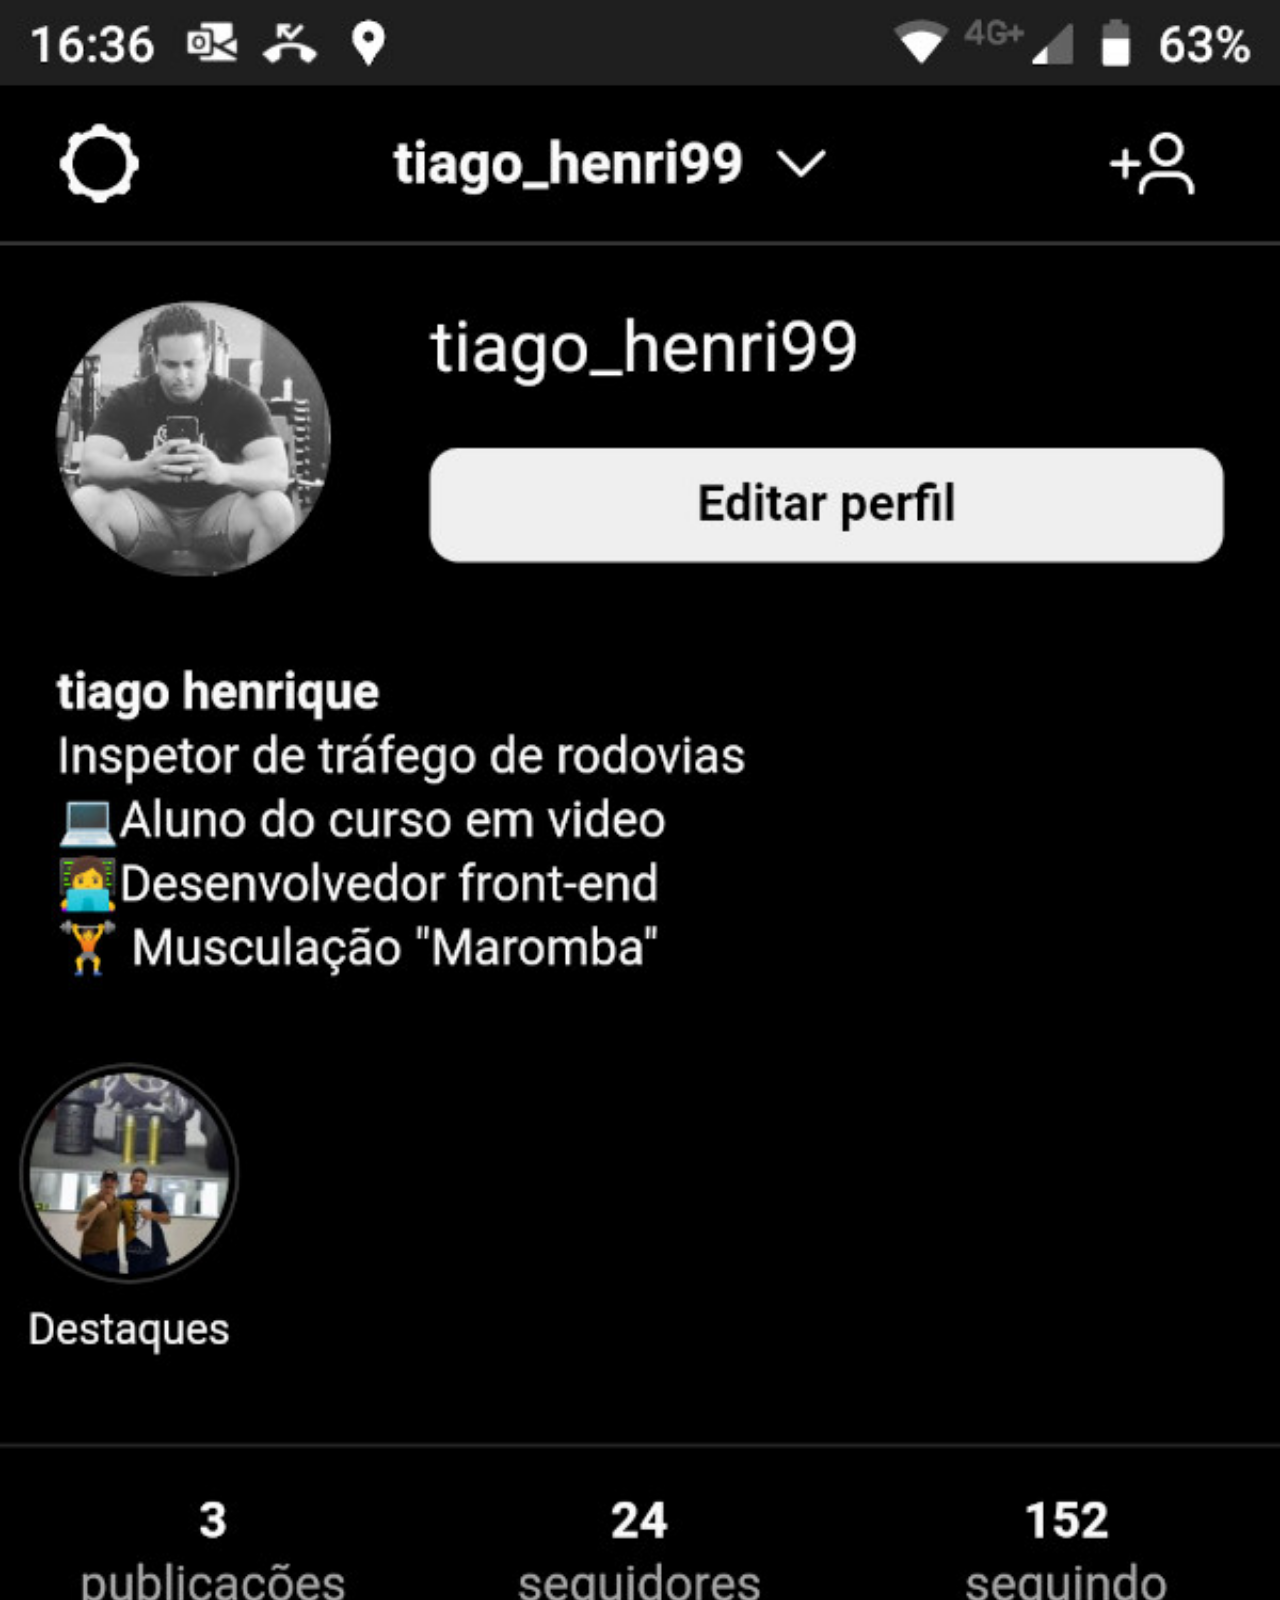
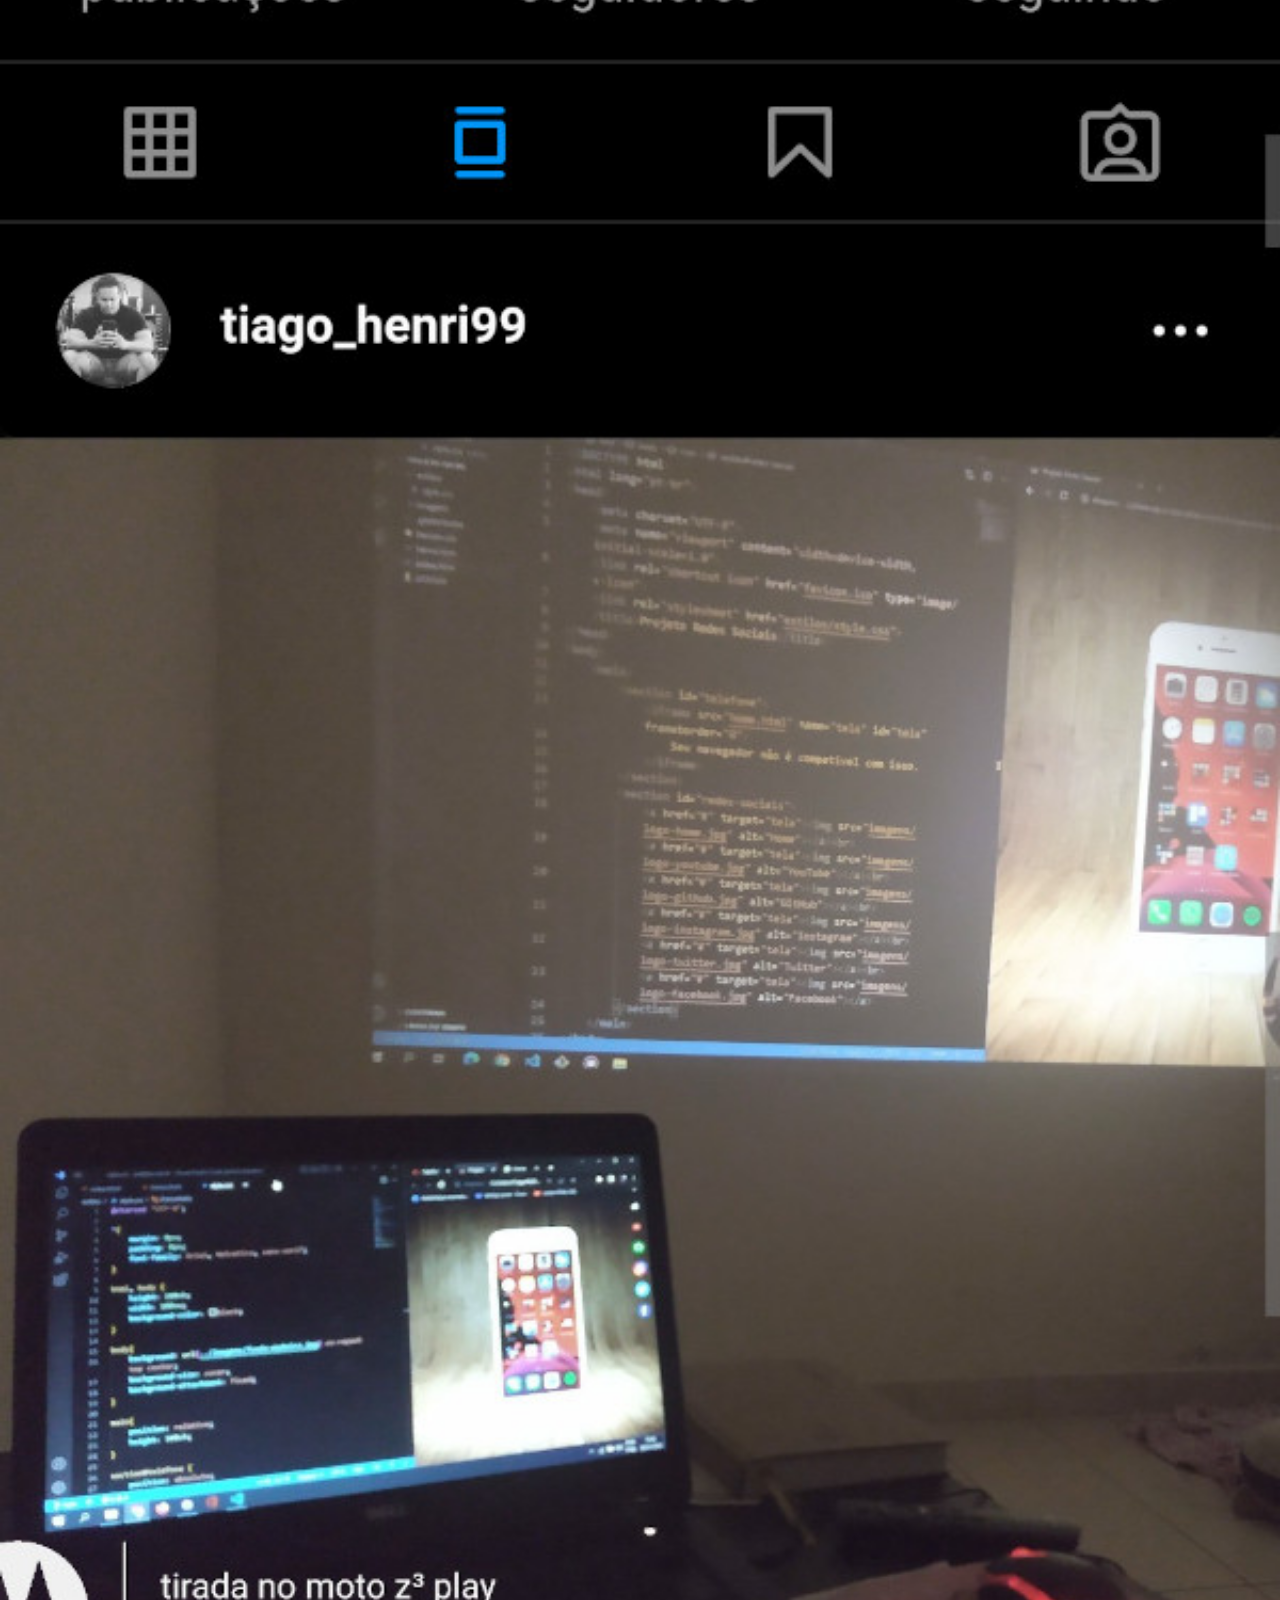
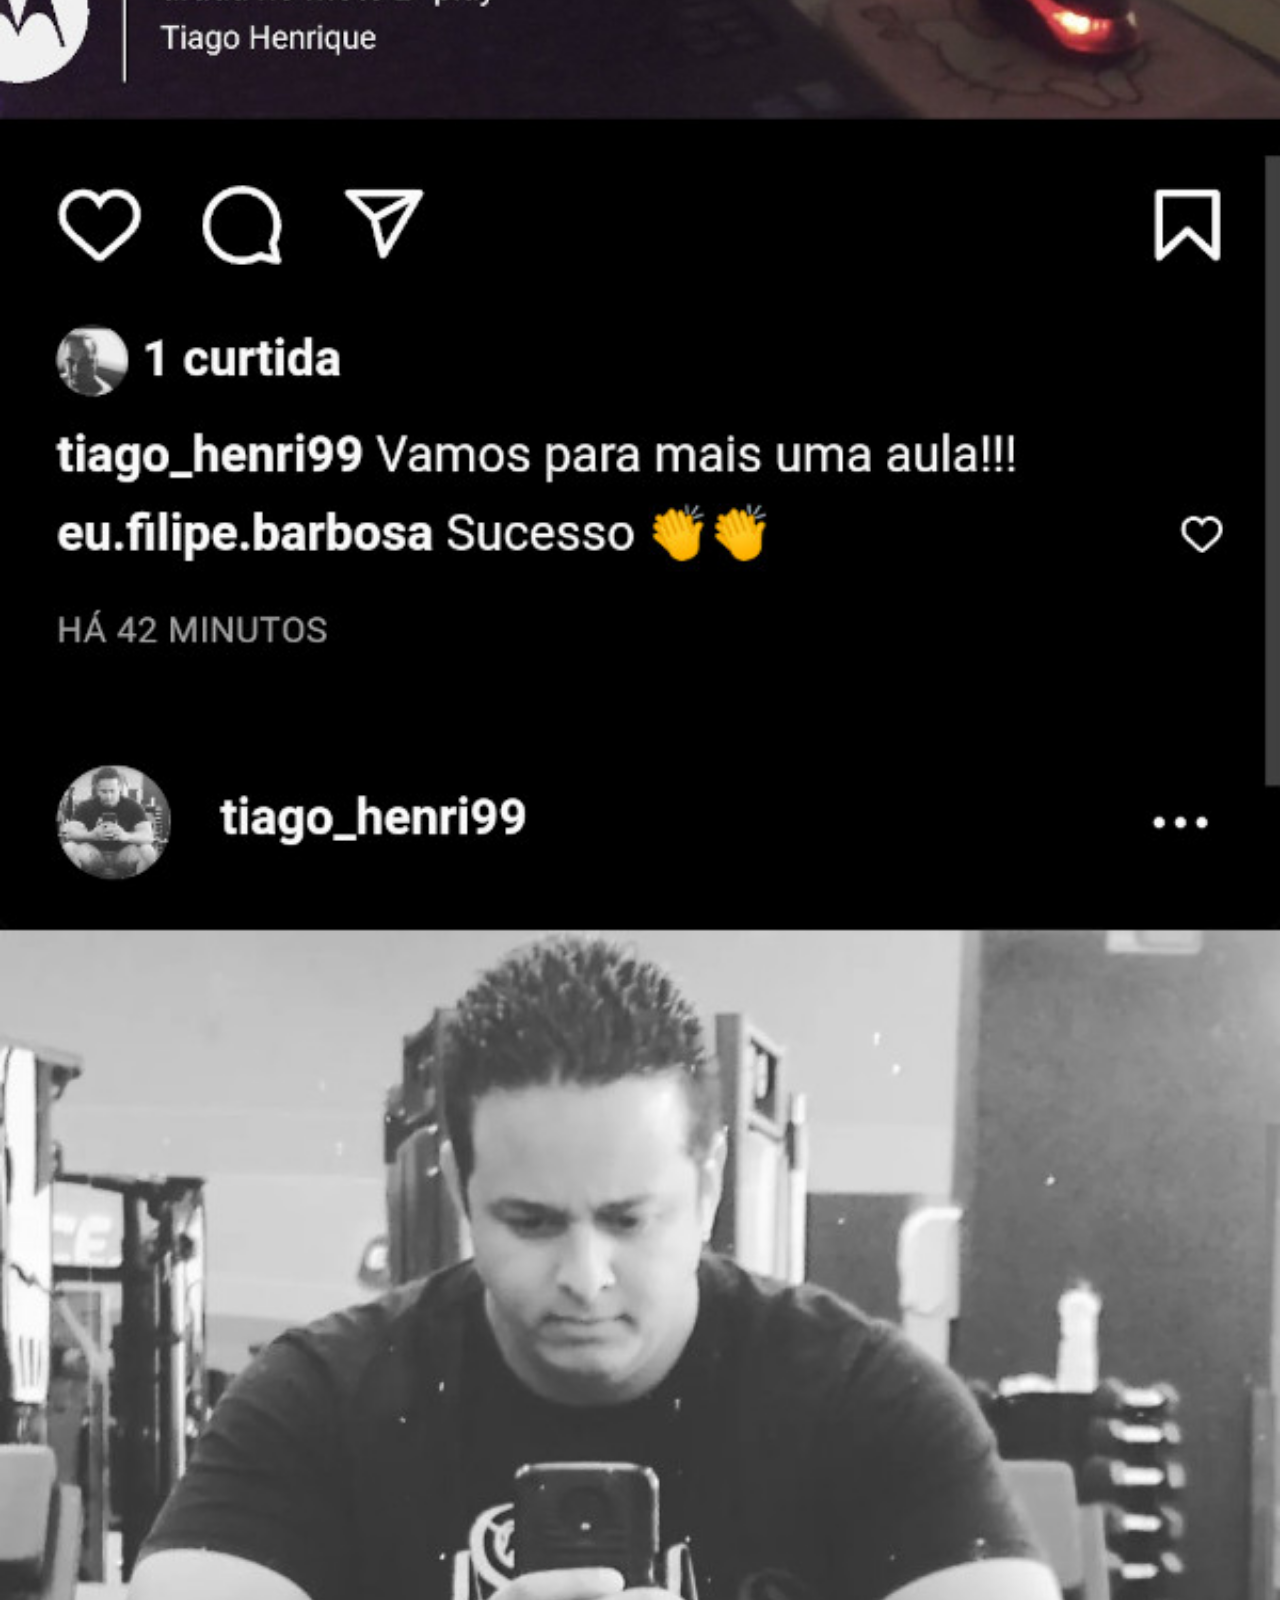
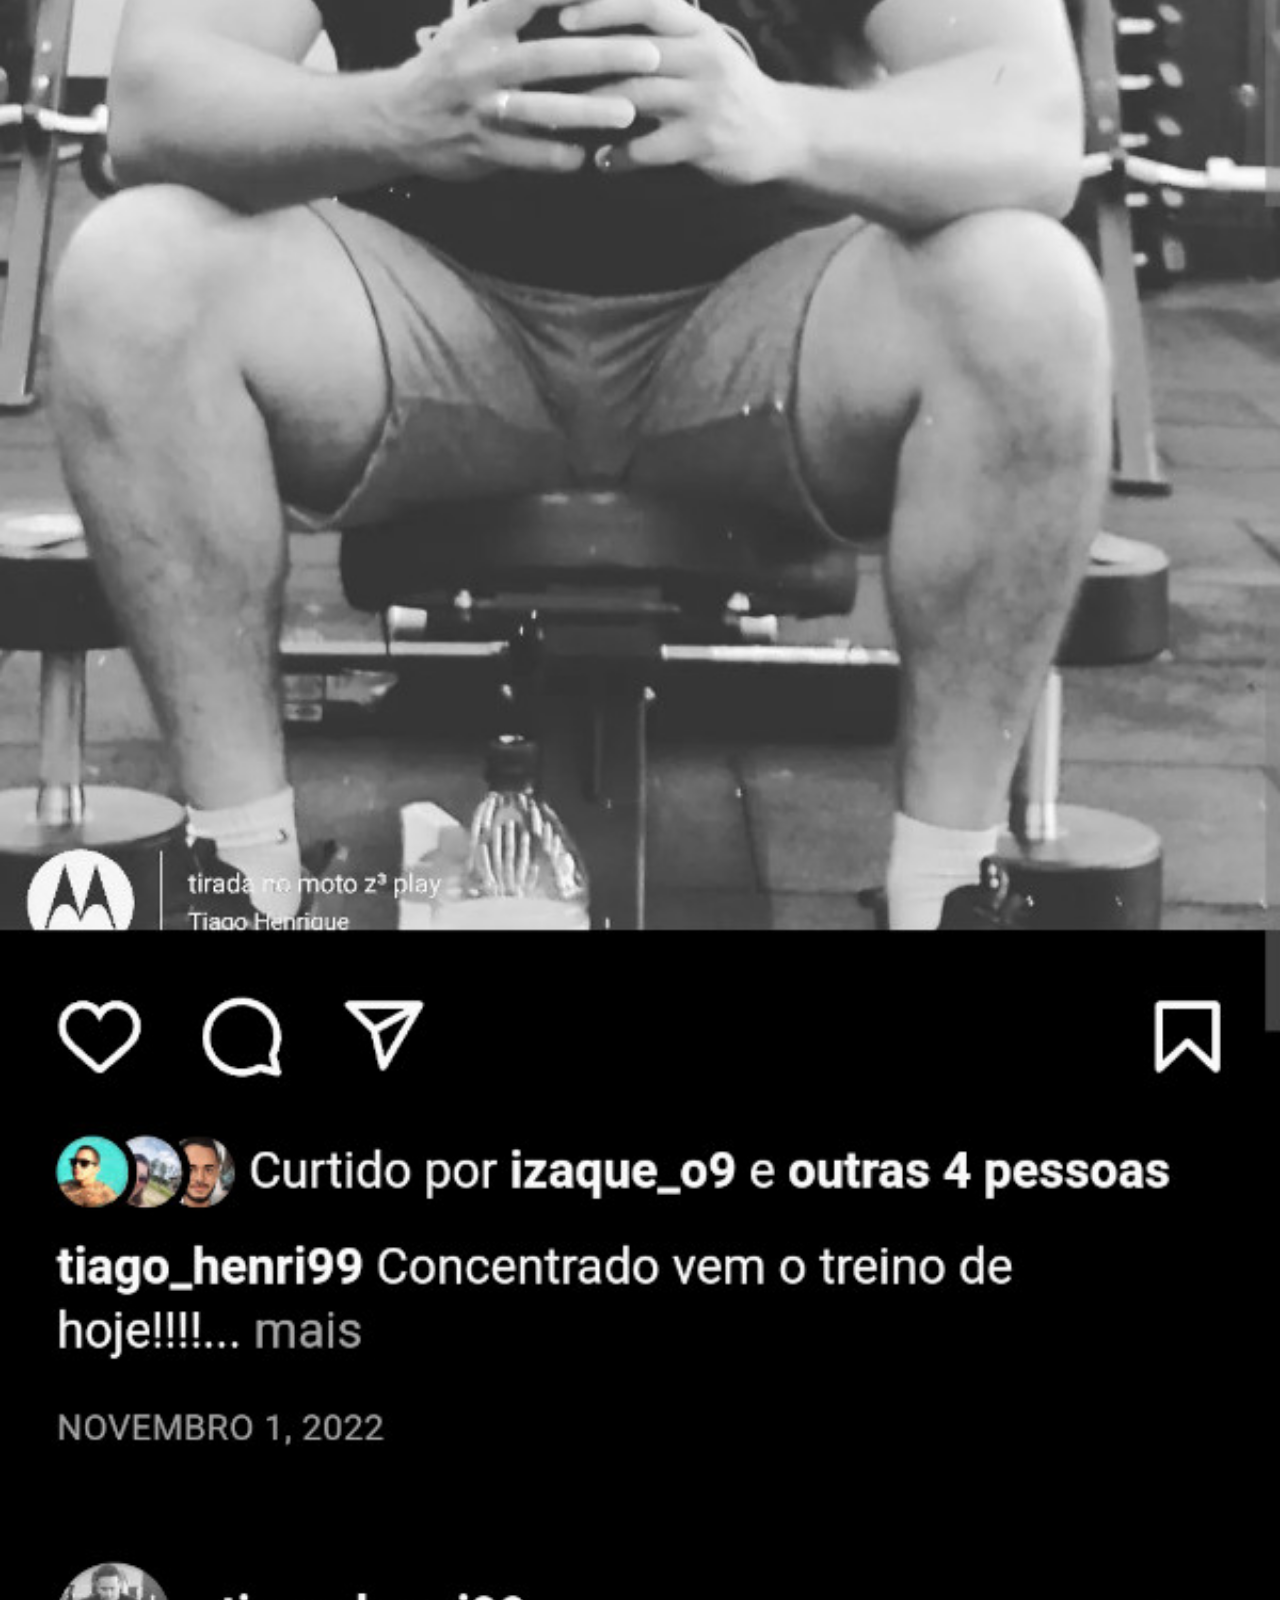
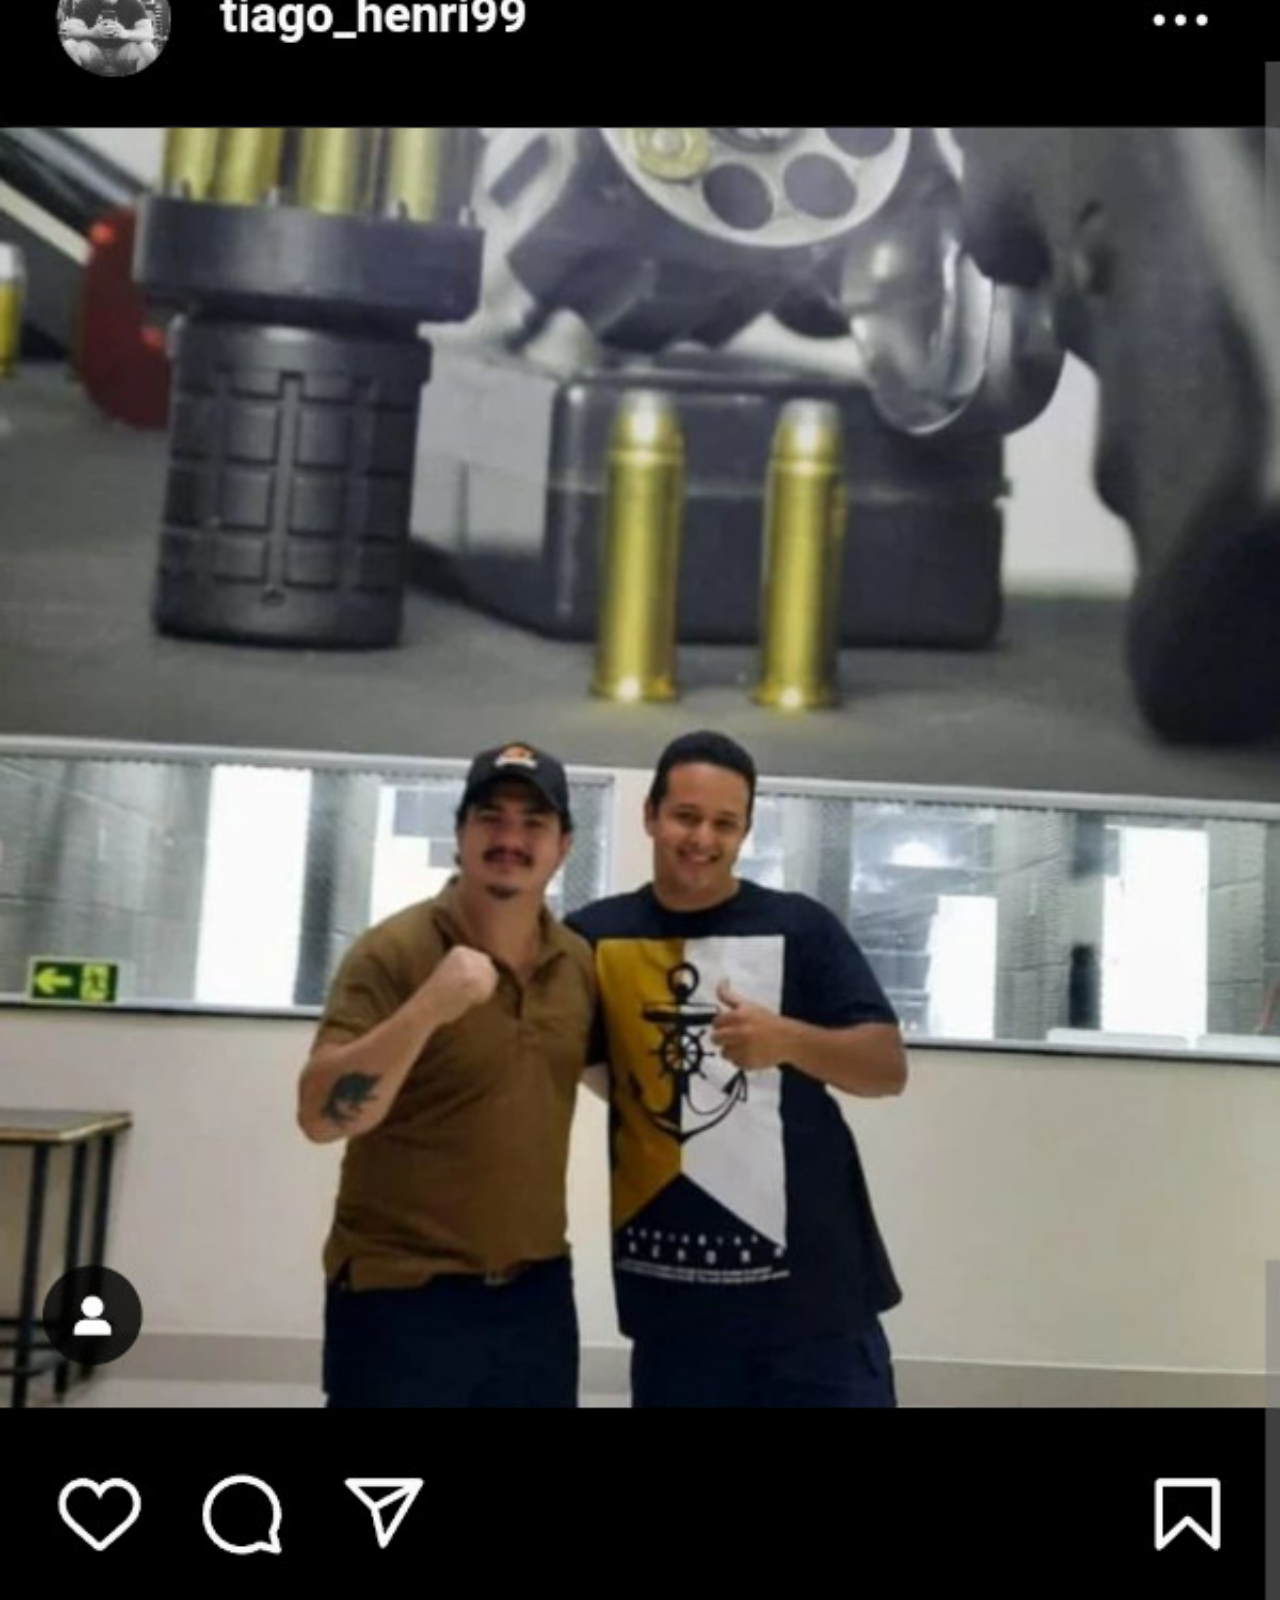
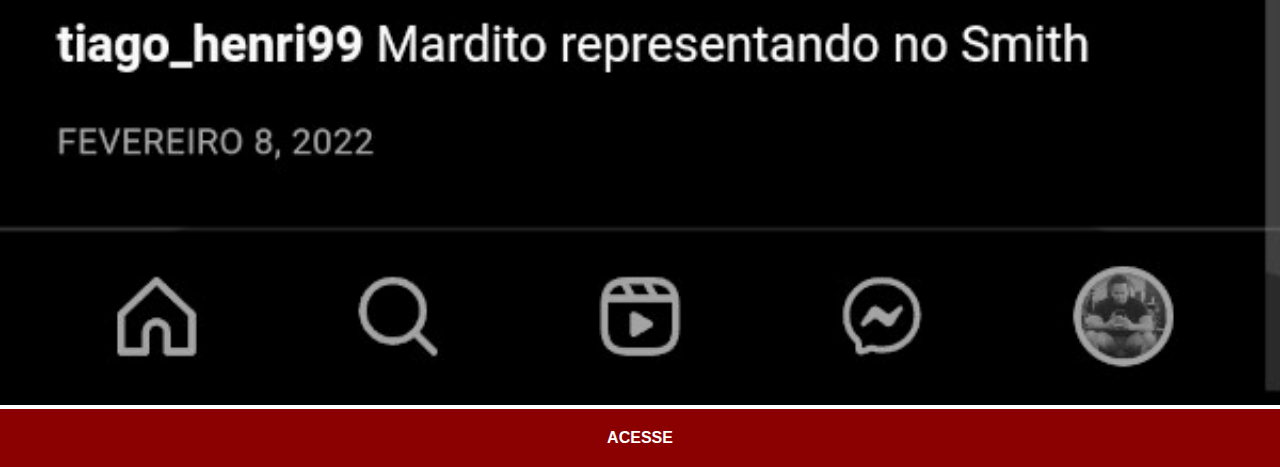
<file: instagram.html>
<!DOCTYPE html>
<html lang="pt-br">
<head>
    <meta charset="UTF-8">
    <meta http-equiv="X-UA-Compatible" content="IE=edge">
    <meta name="viewport" content="width=device-width, initial-scale=1.0"><link rel="stylesheet" href="estilos/social.css">
    <title>Instagram</title>
</head>
<body>
    <img src="imagens/tela-instagram-tiago.jpg" alt="instagram">
    <a href="https://www.instagram.com/tiago_henri99/" target="_blank">ACESSE</a>
</body>
</html>
</file>
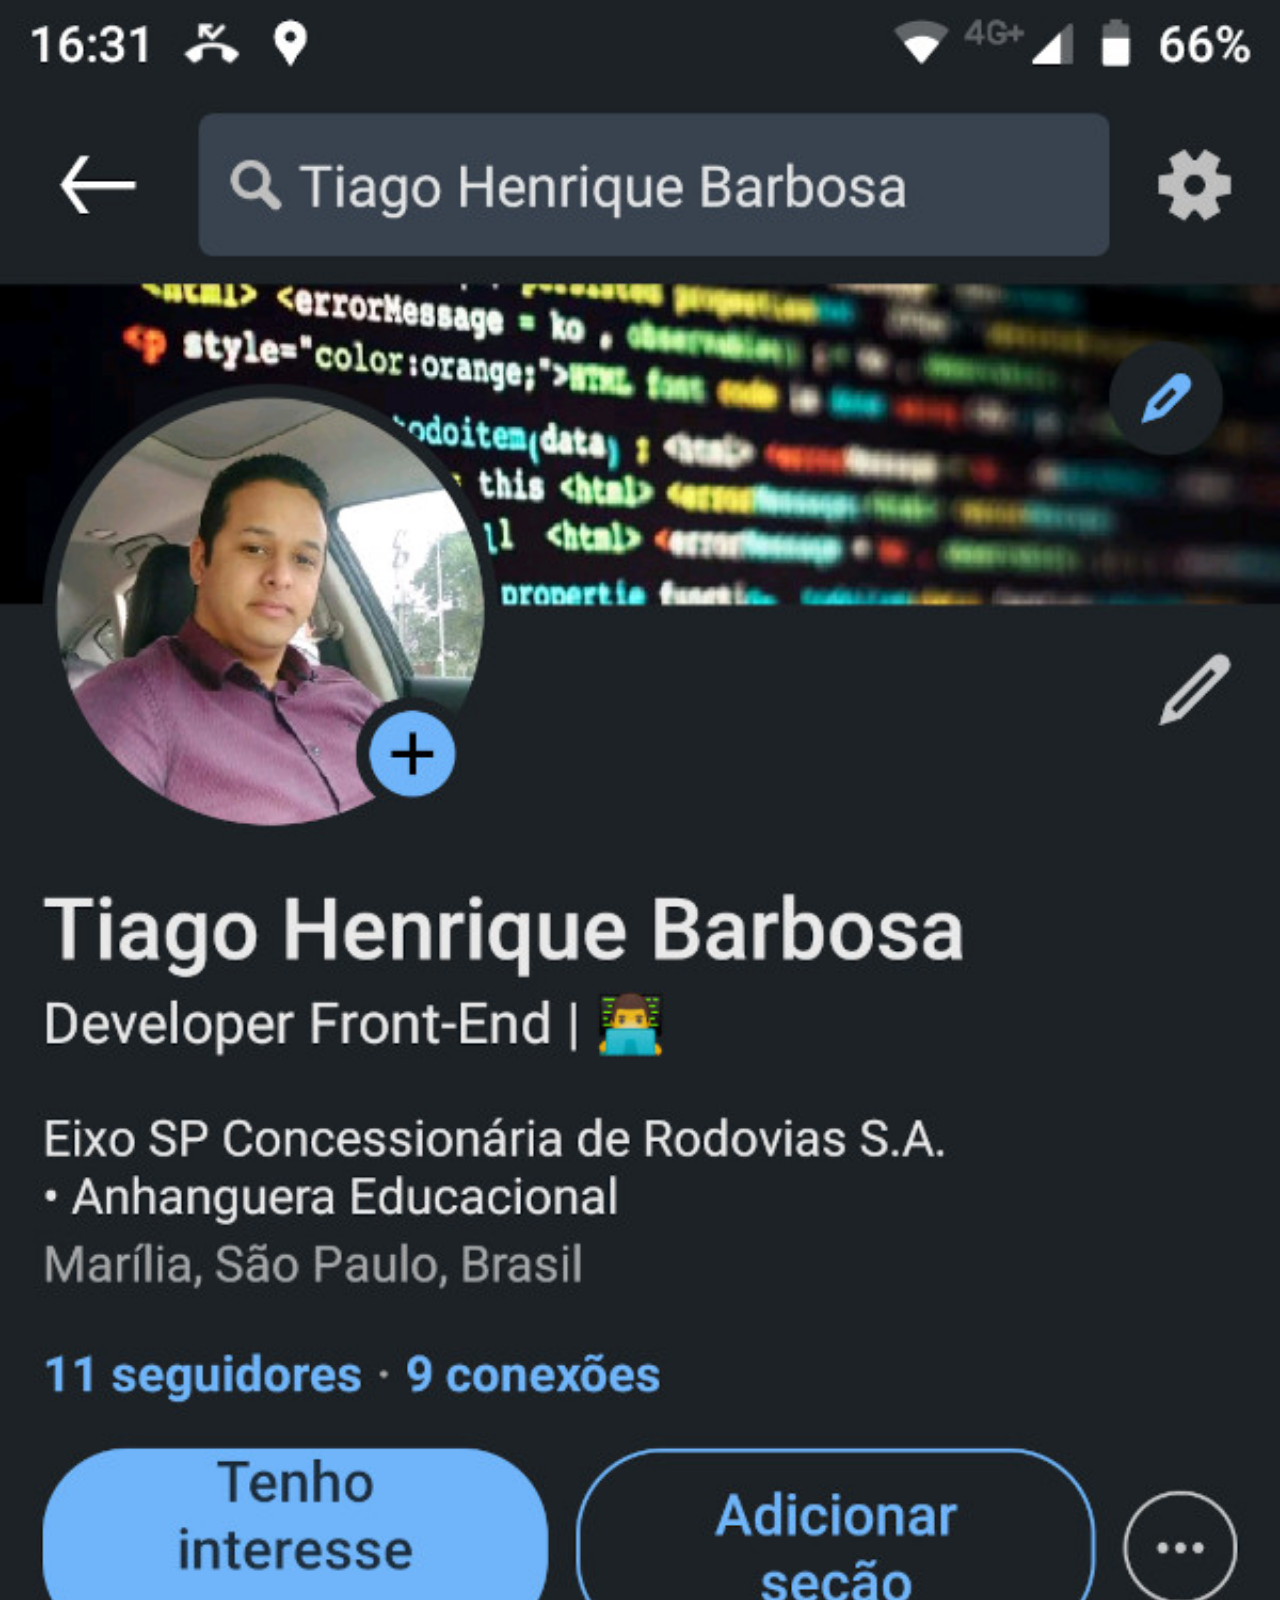
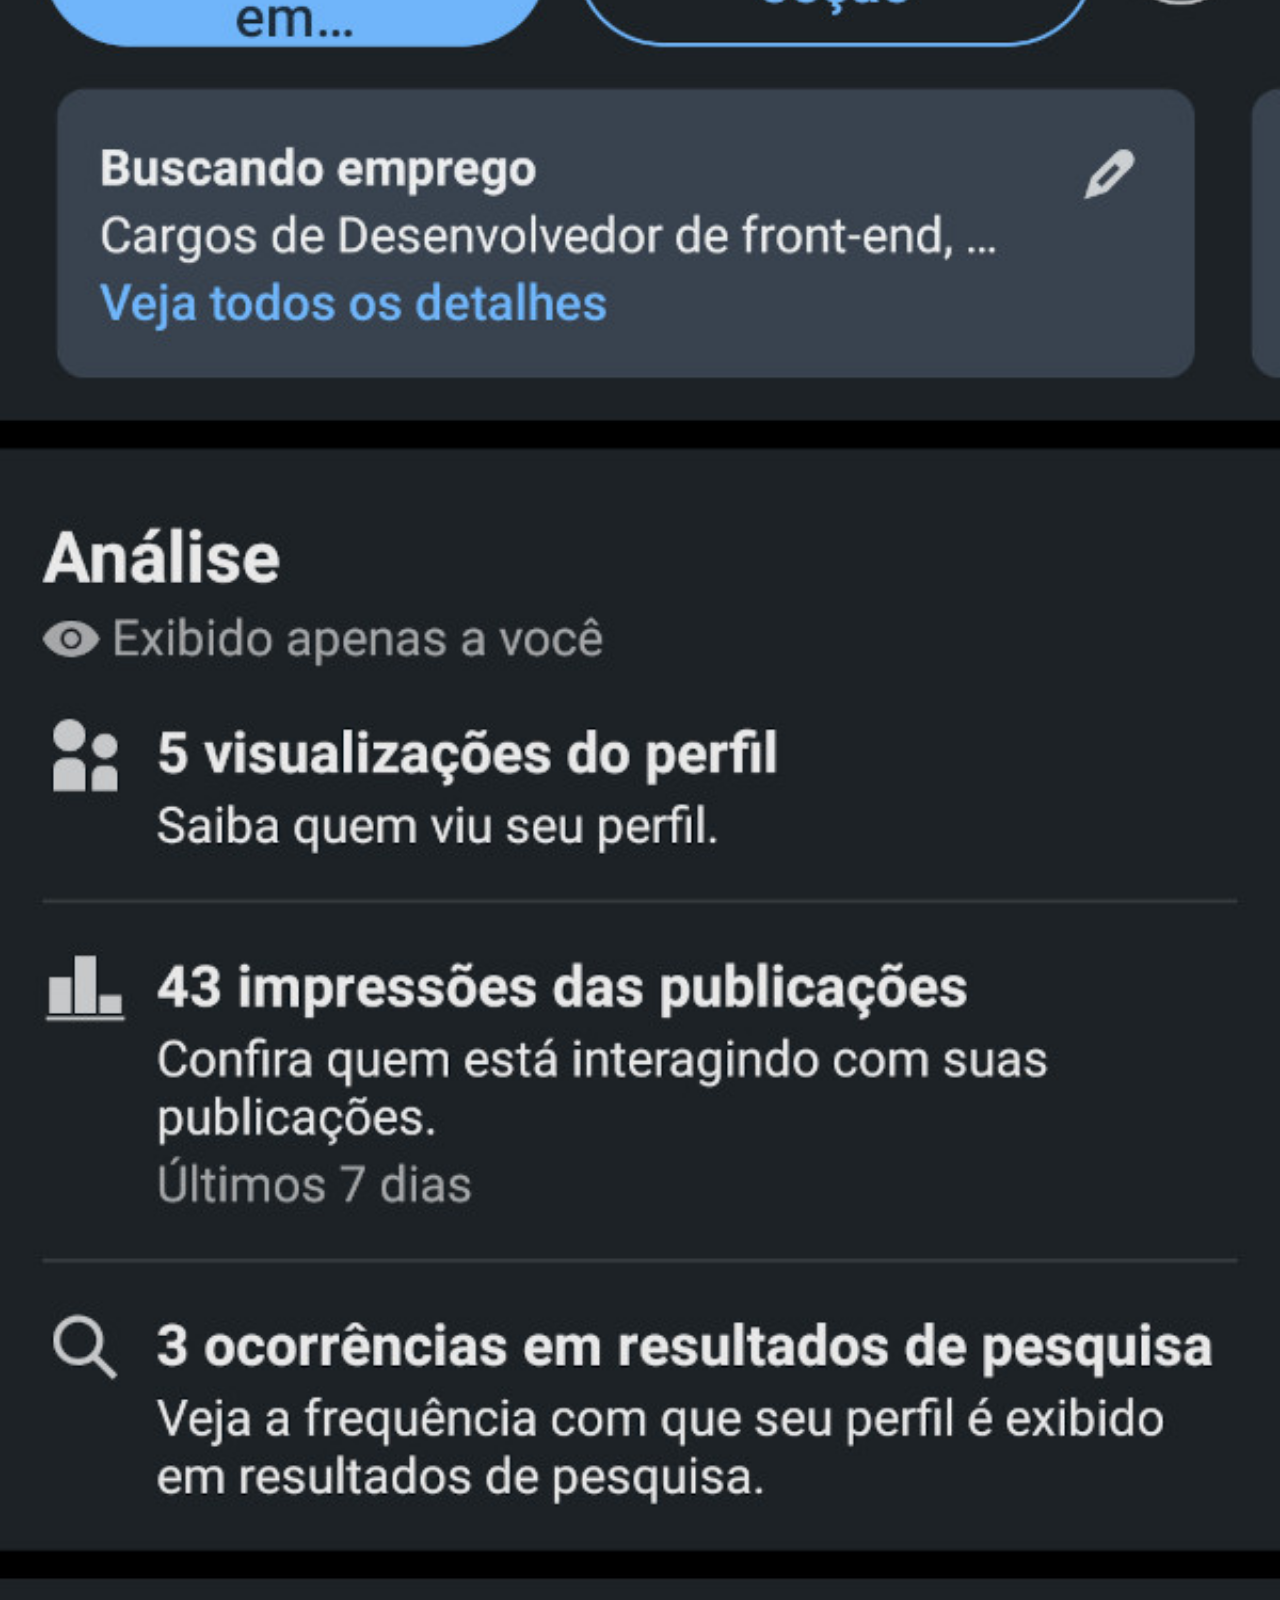
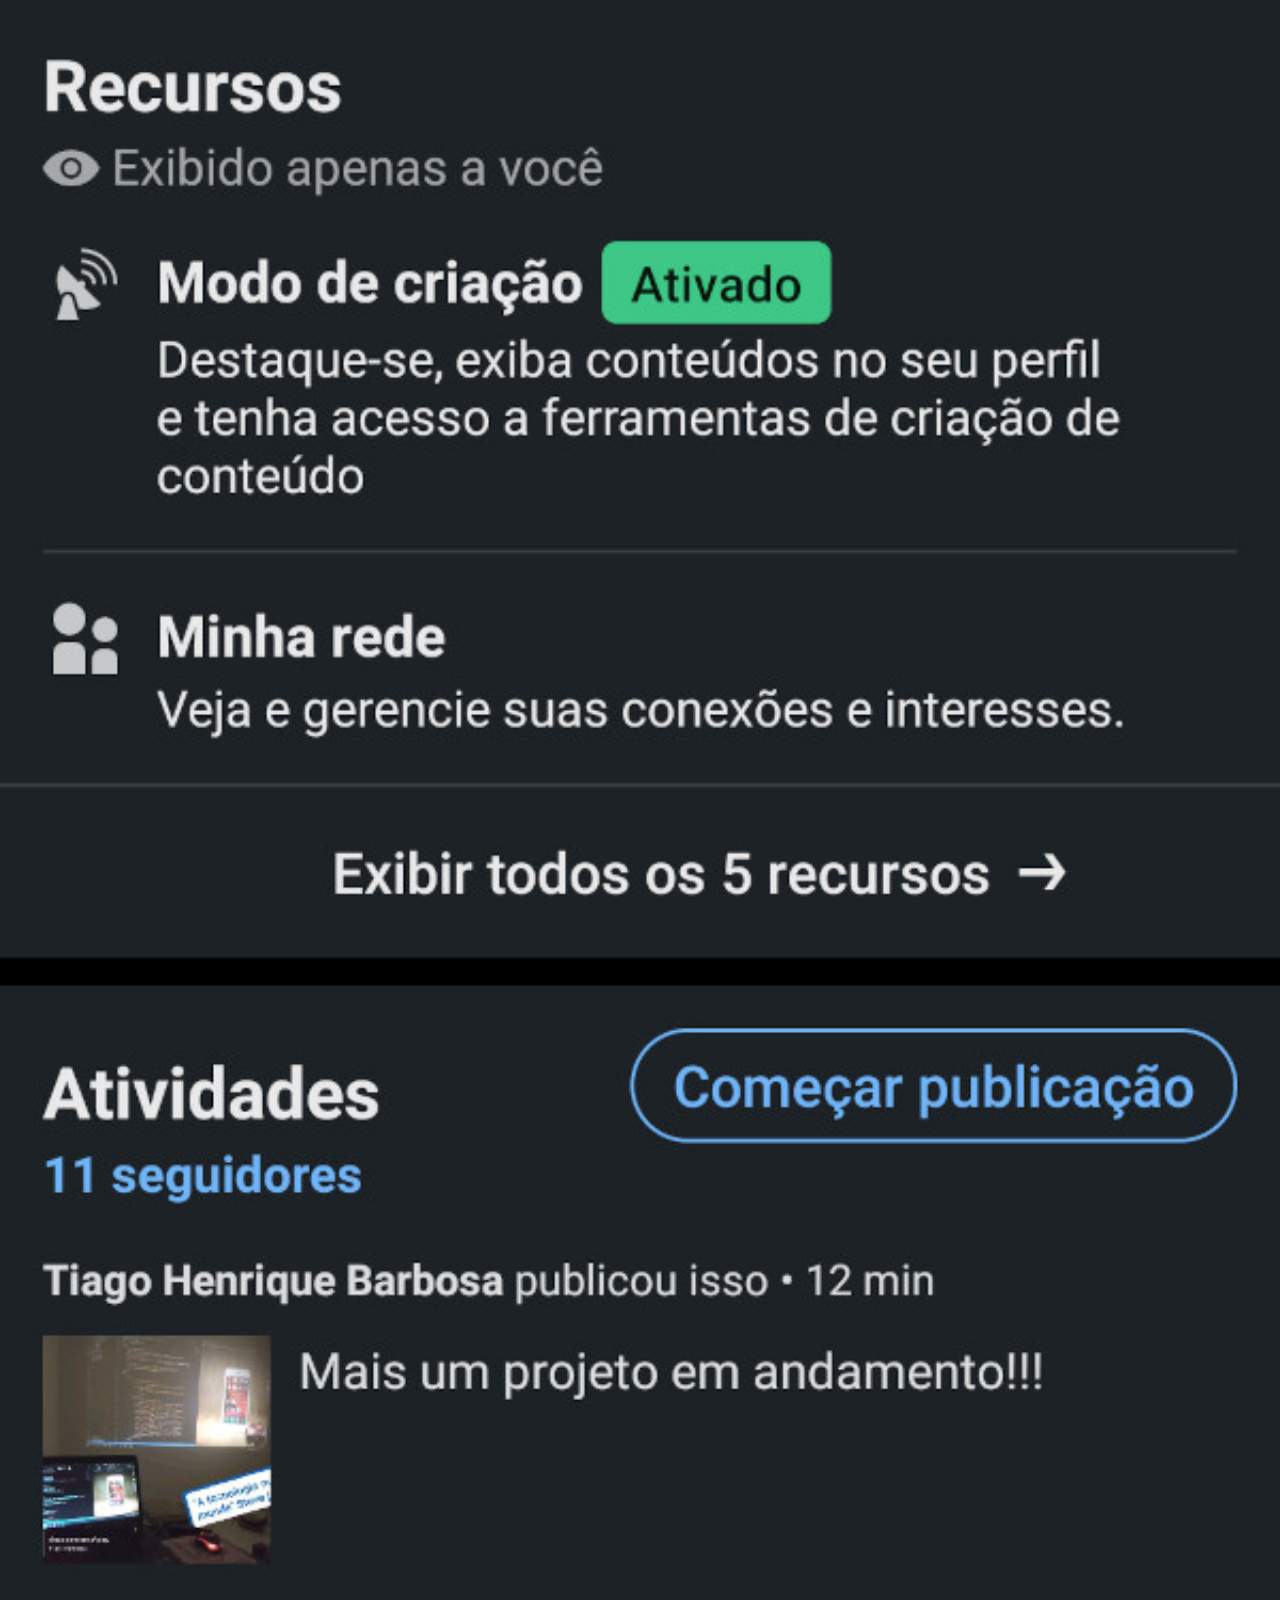
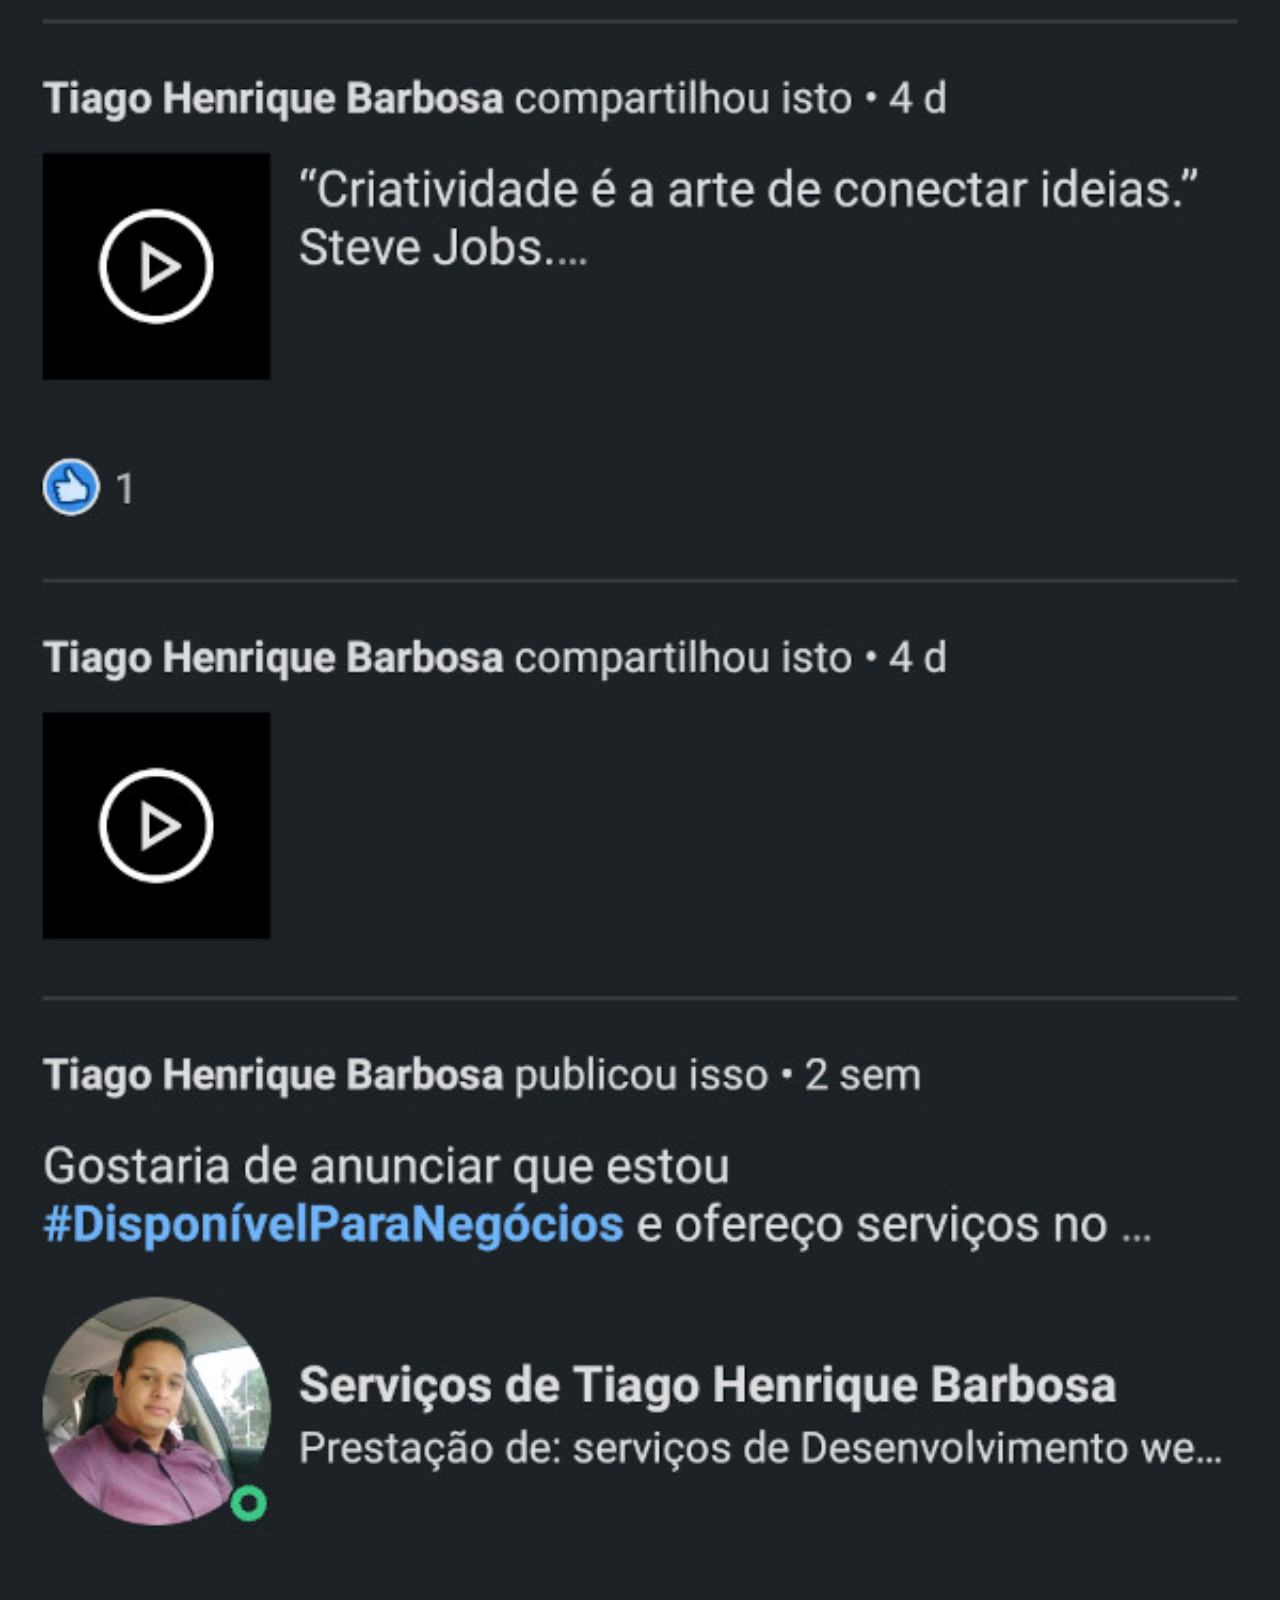
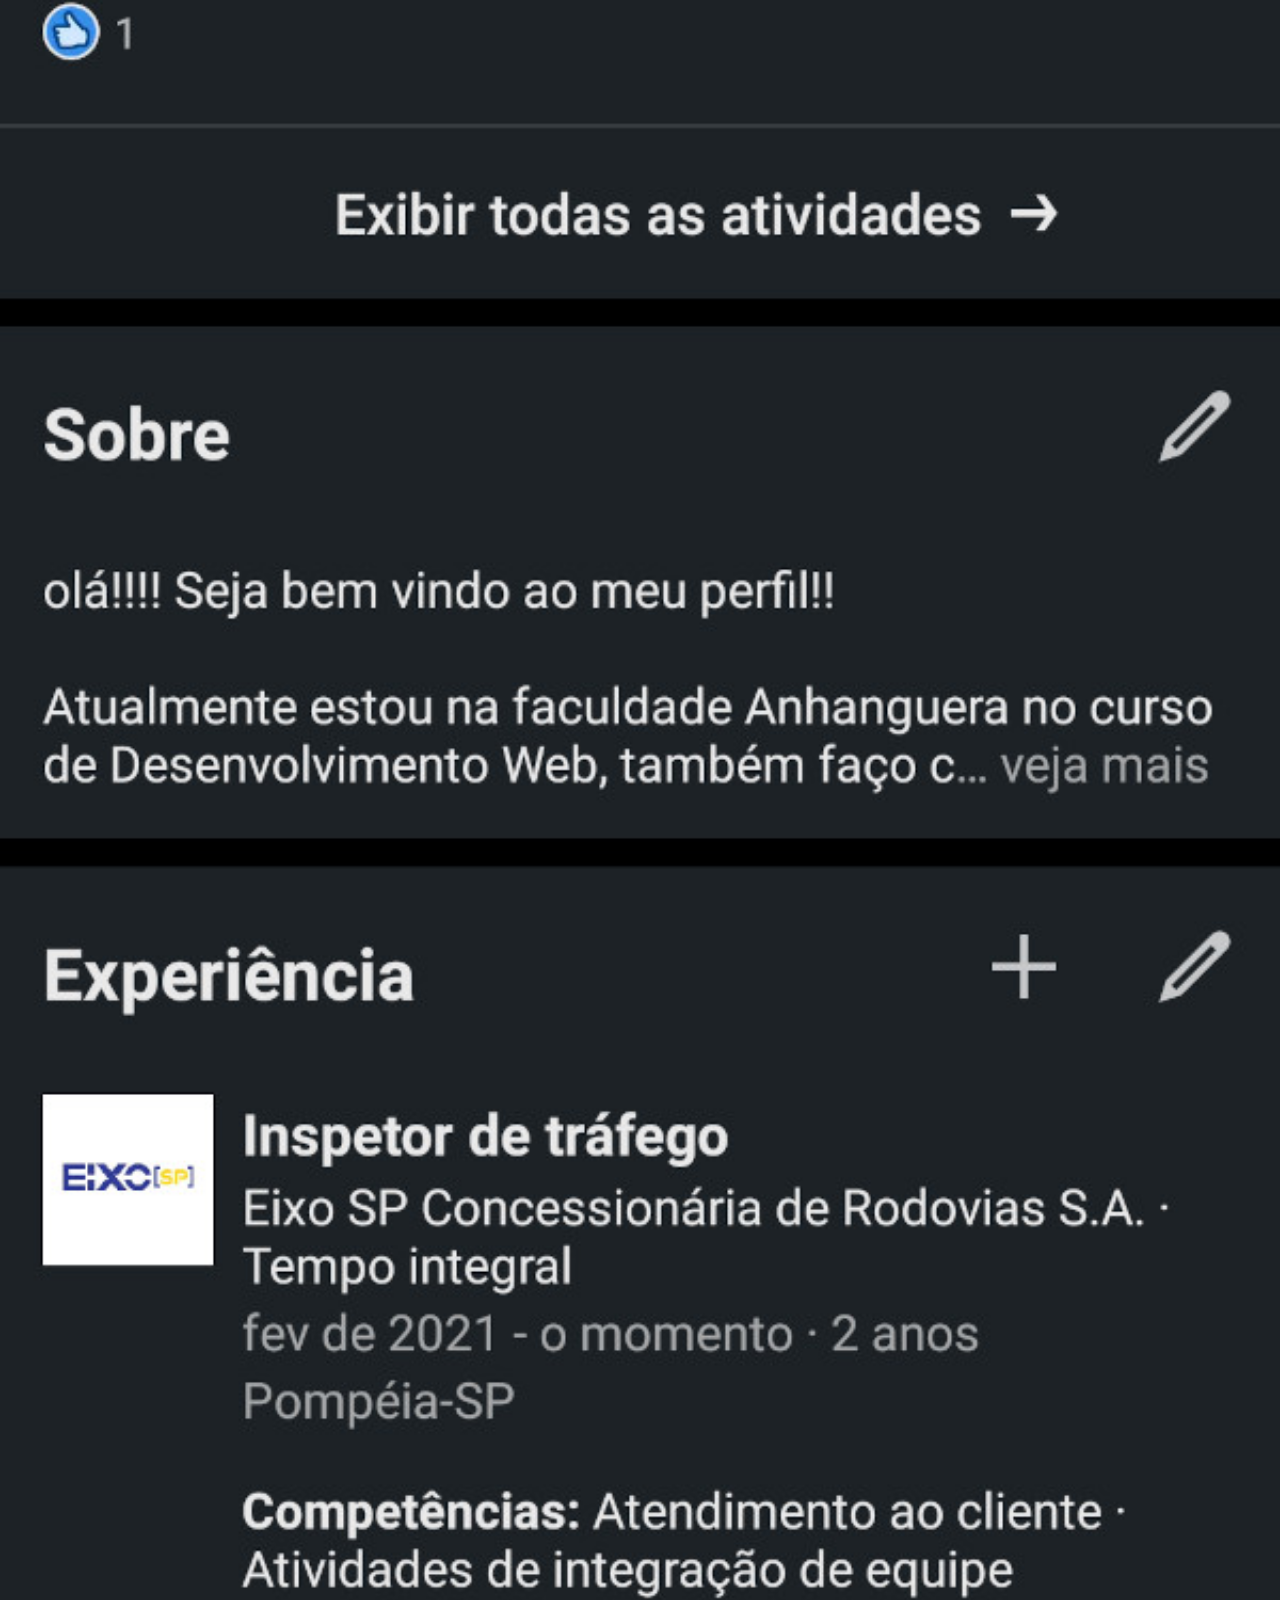
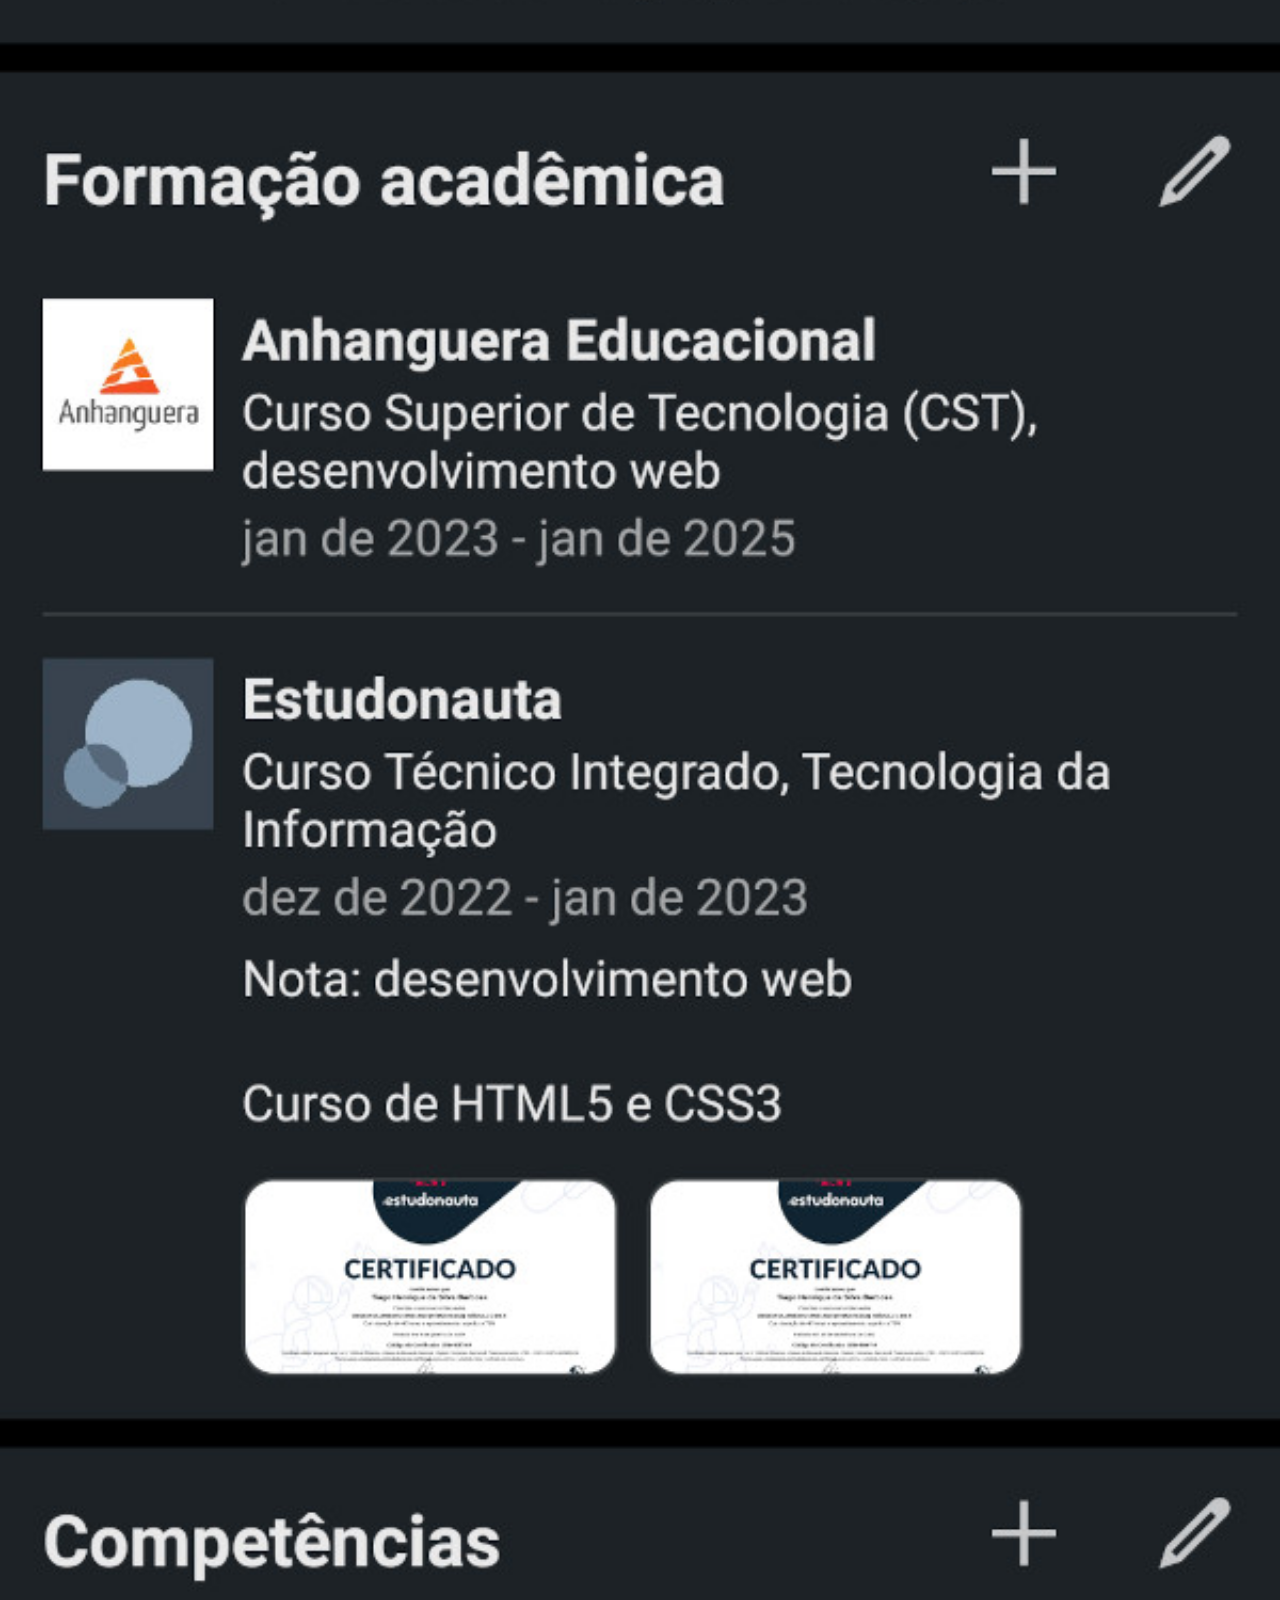
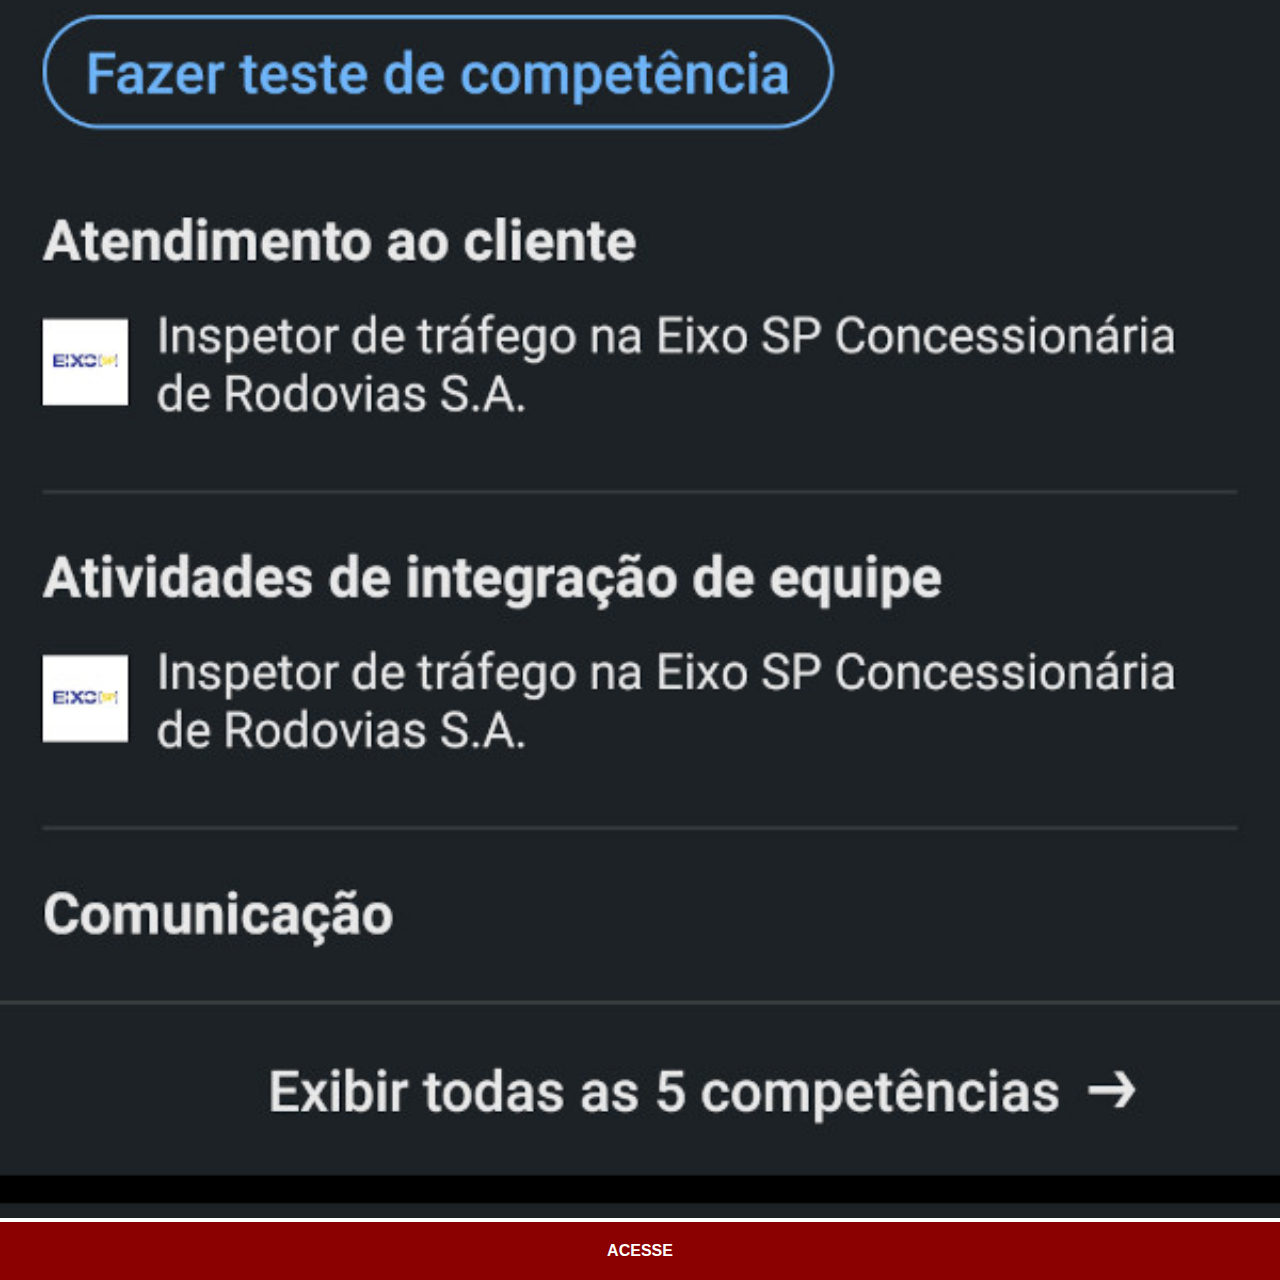
<file: linkedin.html>
<!DOCTYPE html>
<html lang="pt-br">
<head>
    <meta charset="UTF-8">
    <meta http-equiv="X-UA-Compatible" content="IE=edge">
    <meta name="viewport" content="width=device-width, initial-scale=1.0"><link rel="stylesheet" href="estilos/social.css">
    <title>LinkedIn</title>
</head>
<body>
    <img src="imagens/tela-linkedln-tiago.jpg" alt="linkedln">
    <a href="https://www.linkedin.com/in/tiago-barbosa-399b01166/" target="_blank">ACESSE</a>
</body>
</html>
</file>
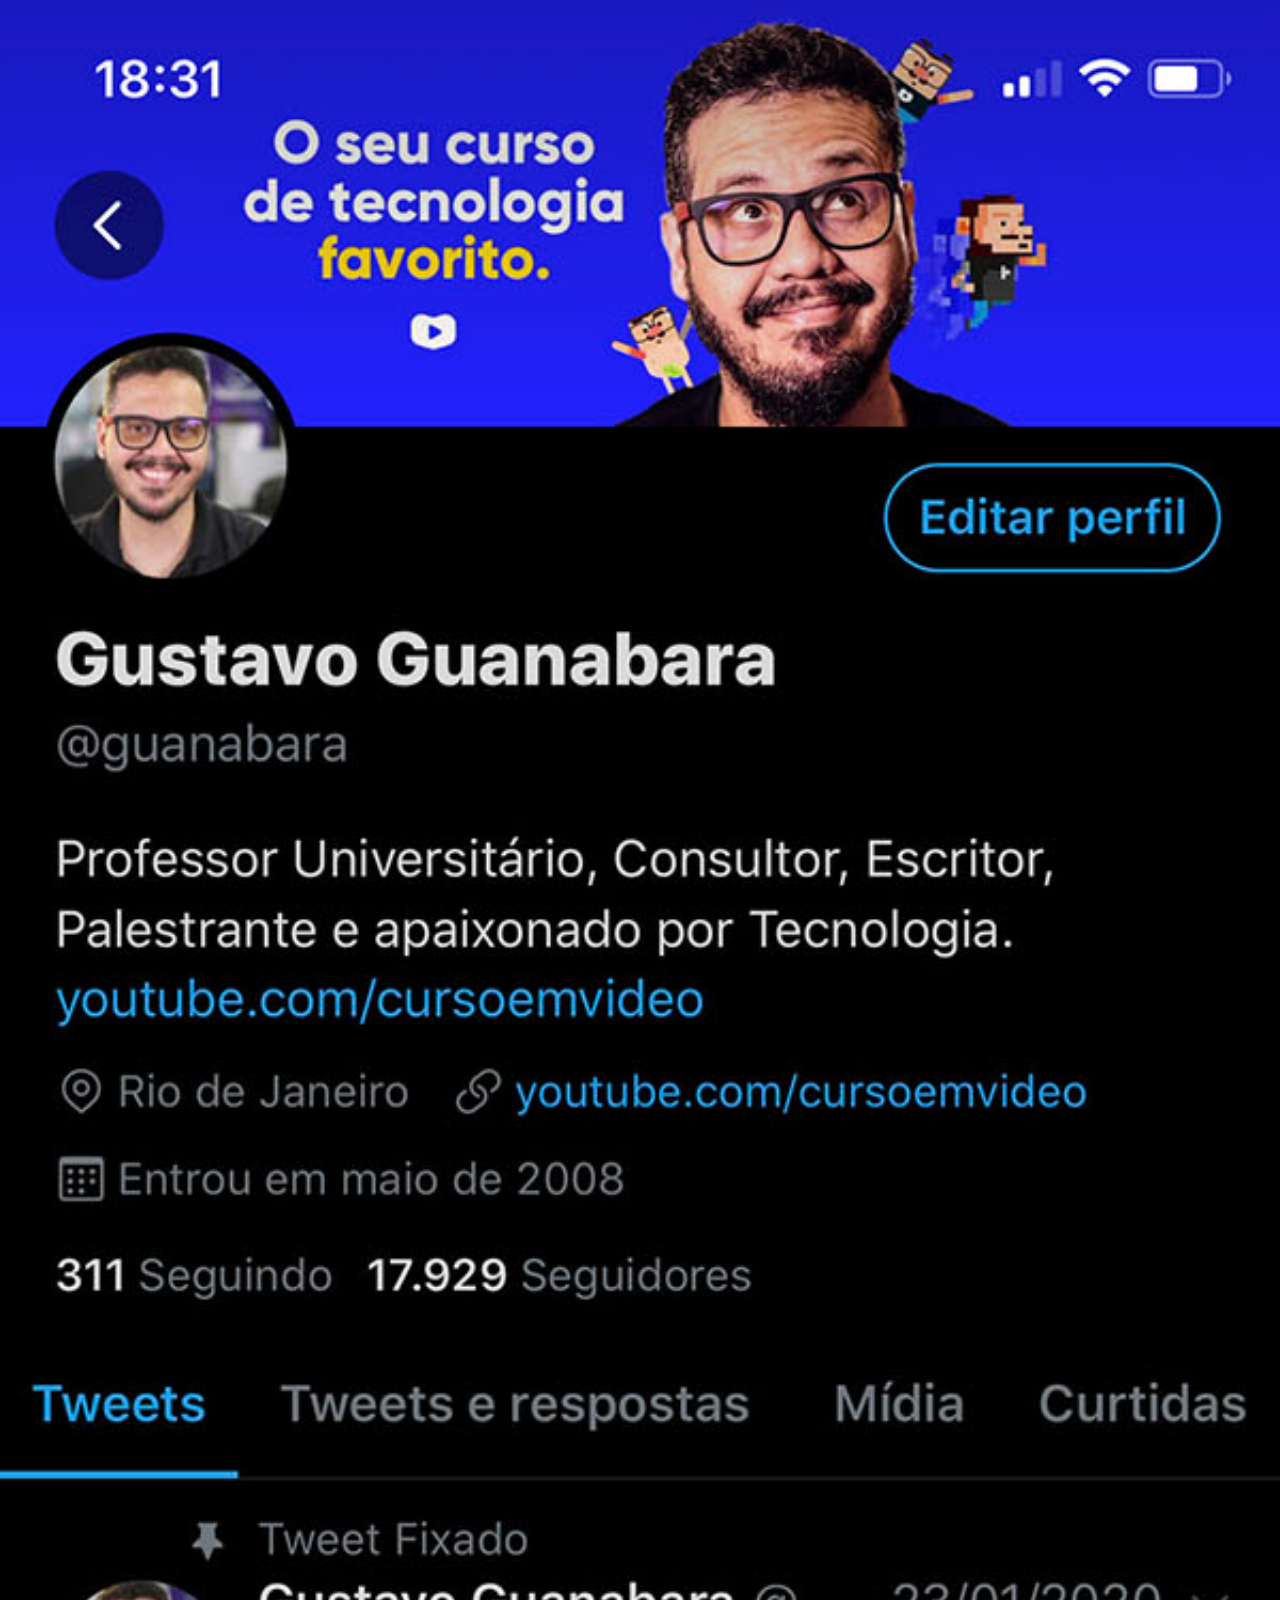
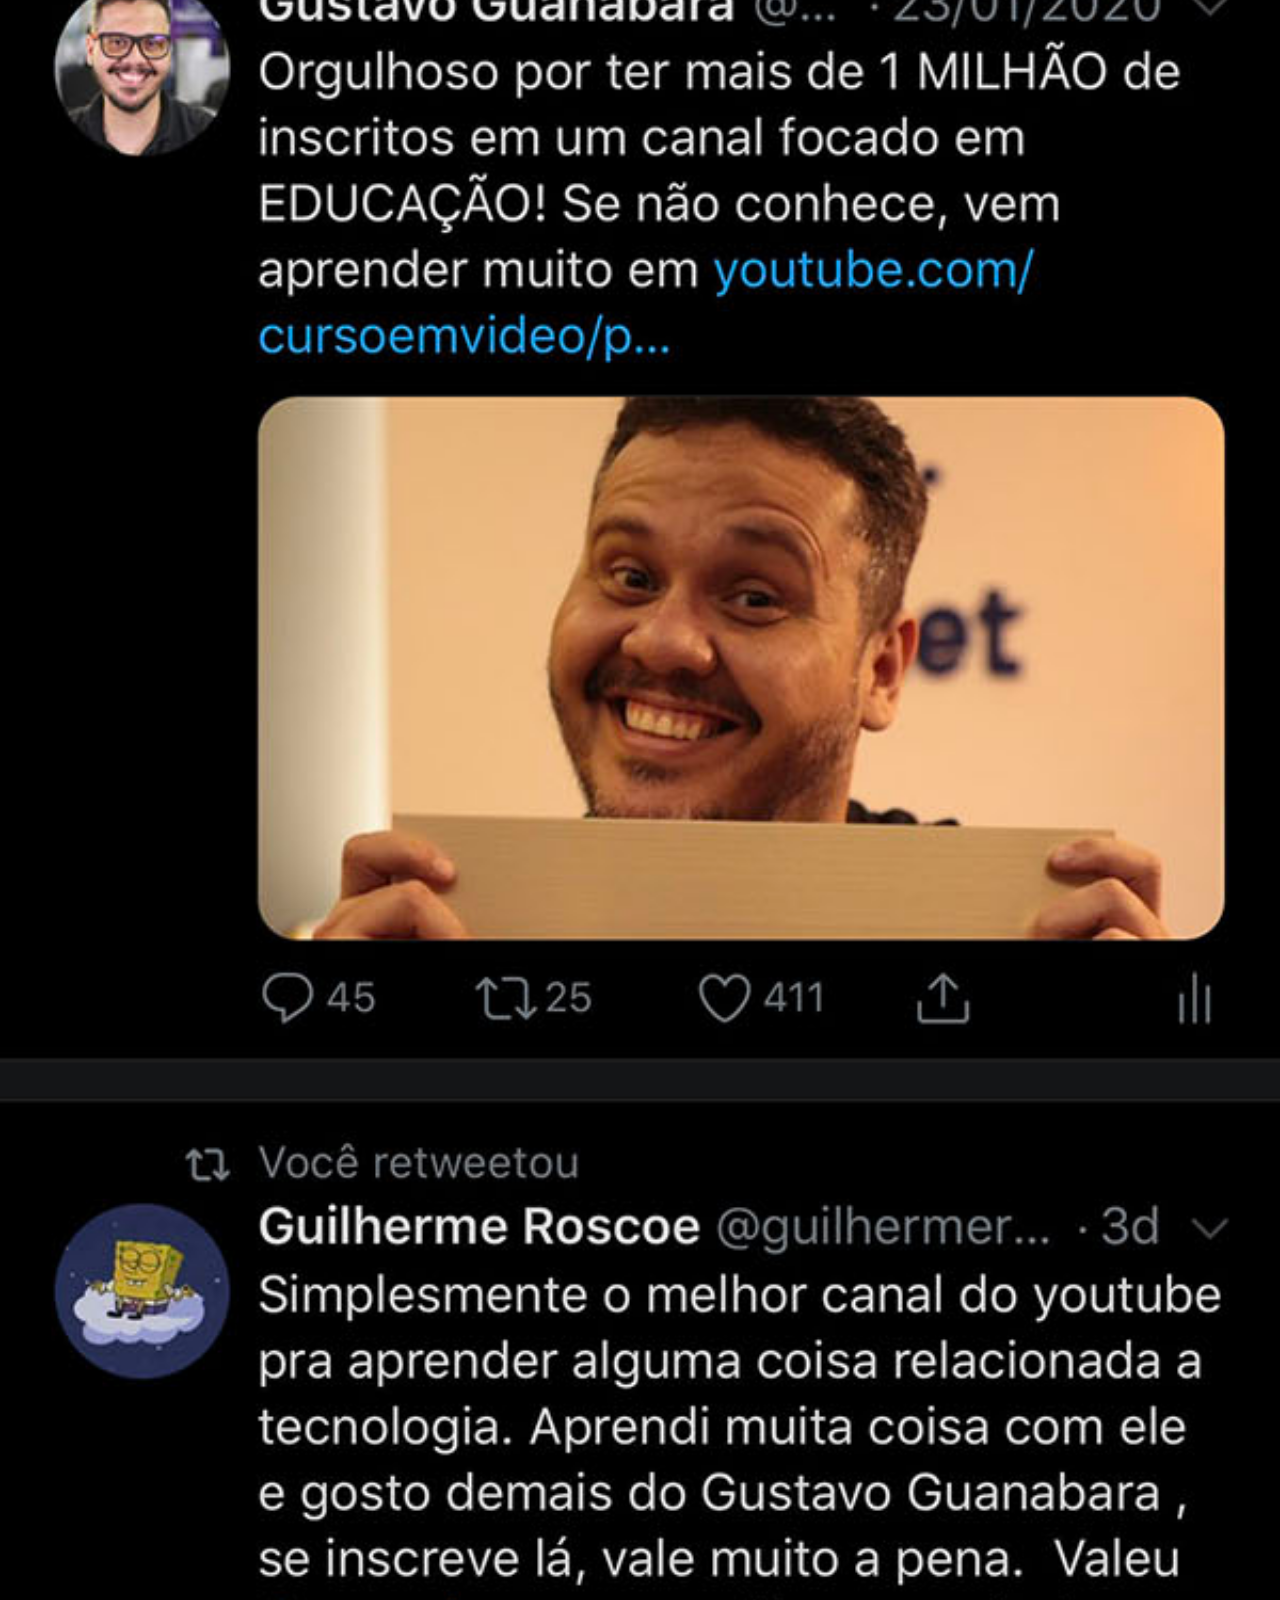
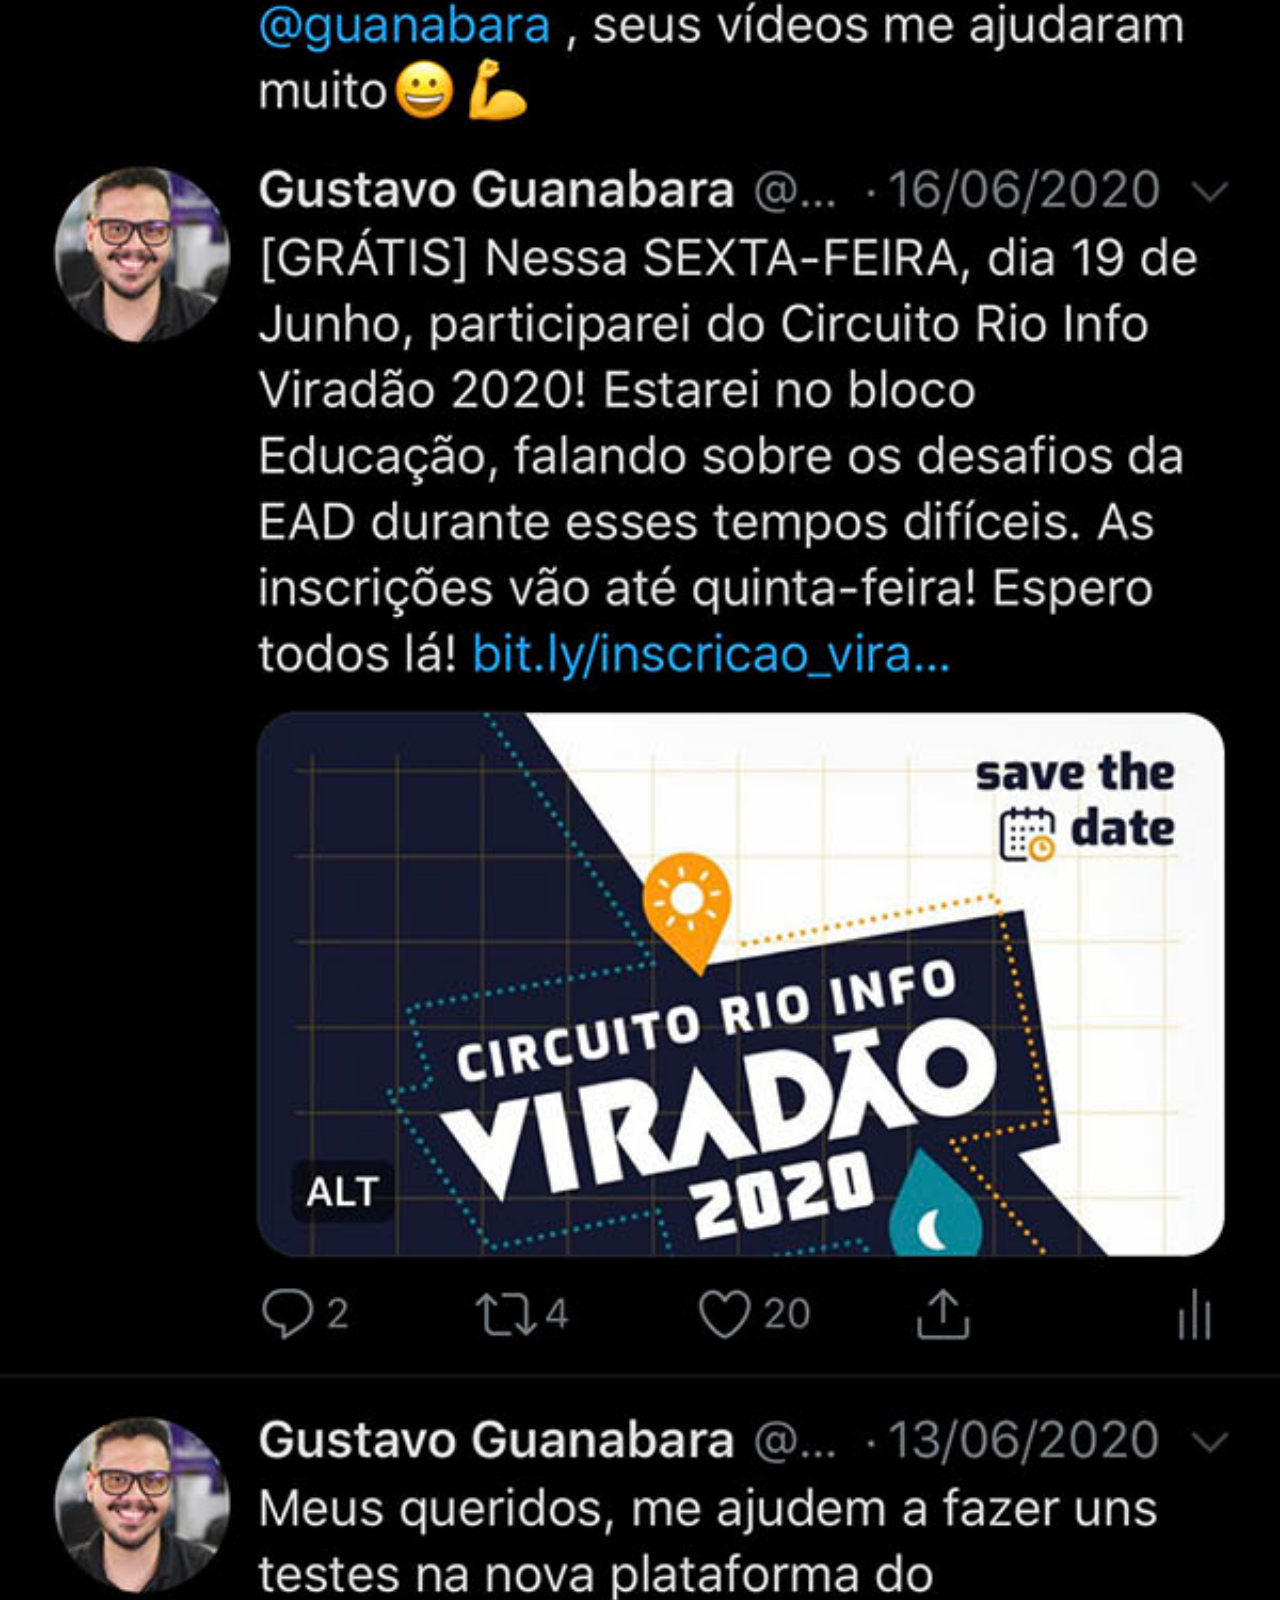
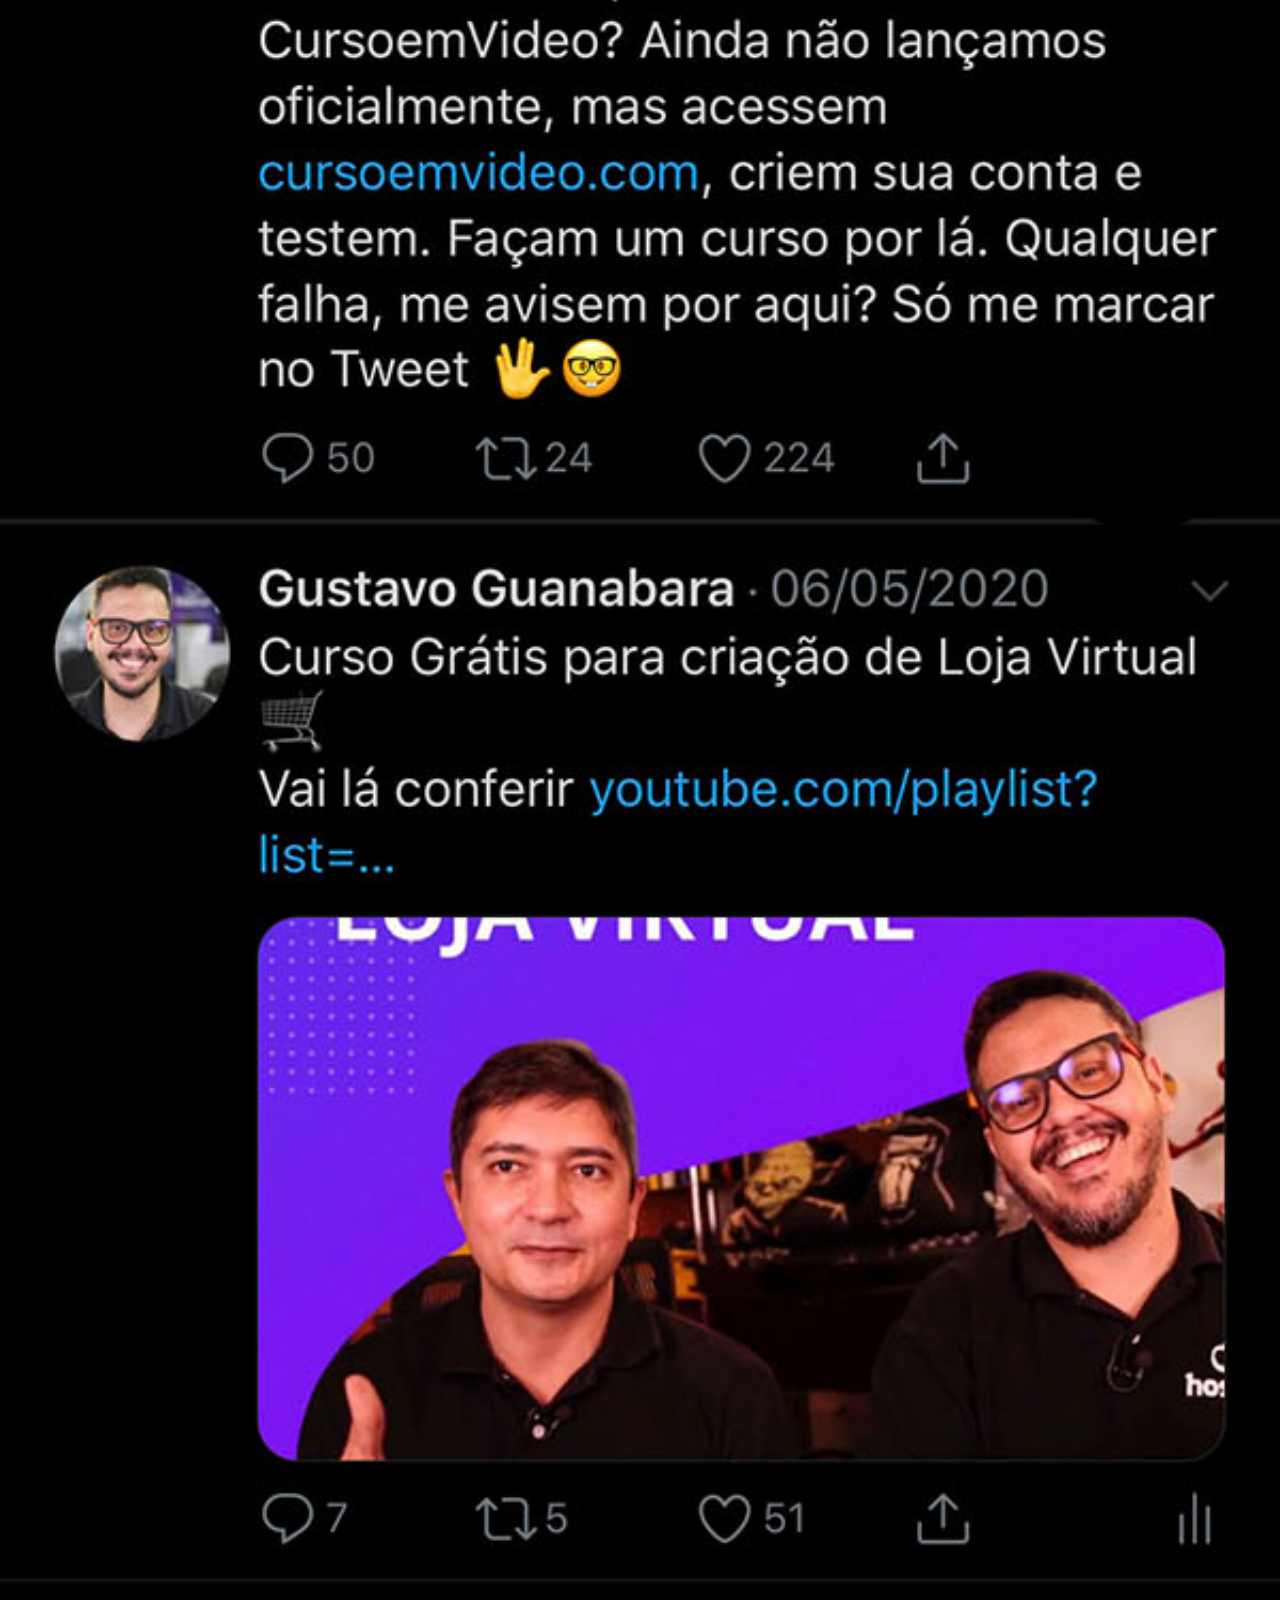
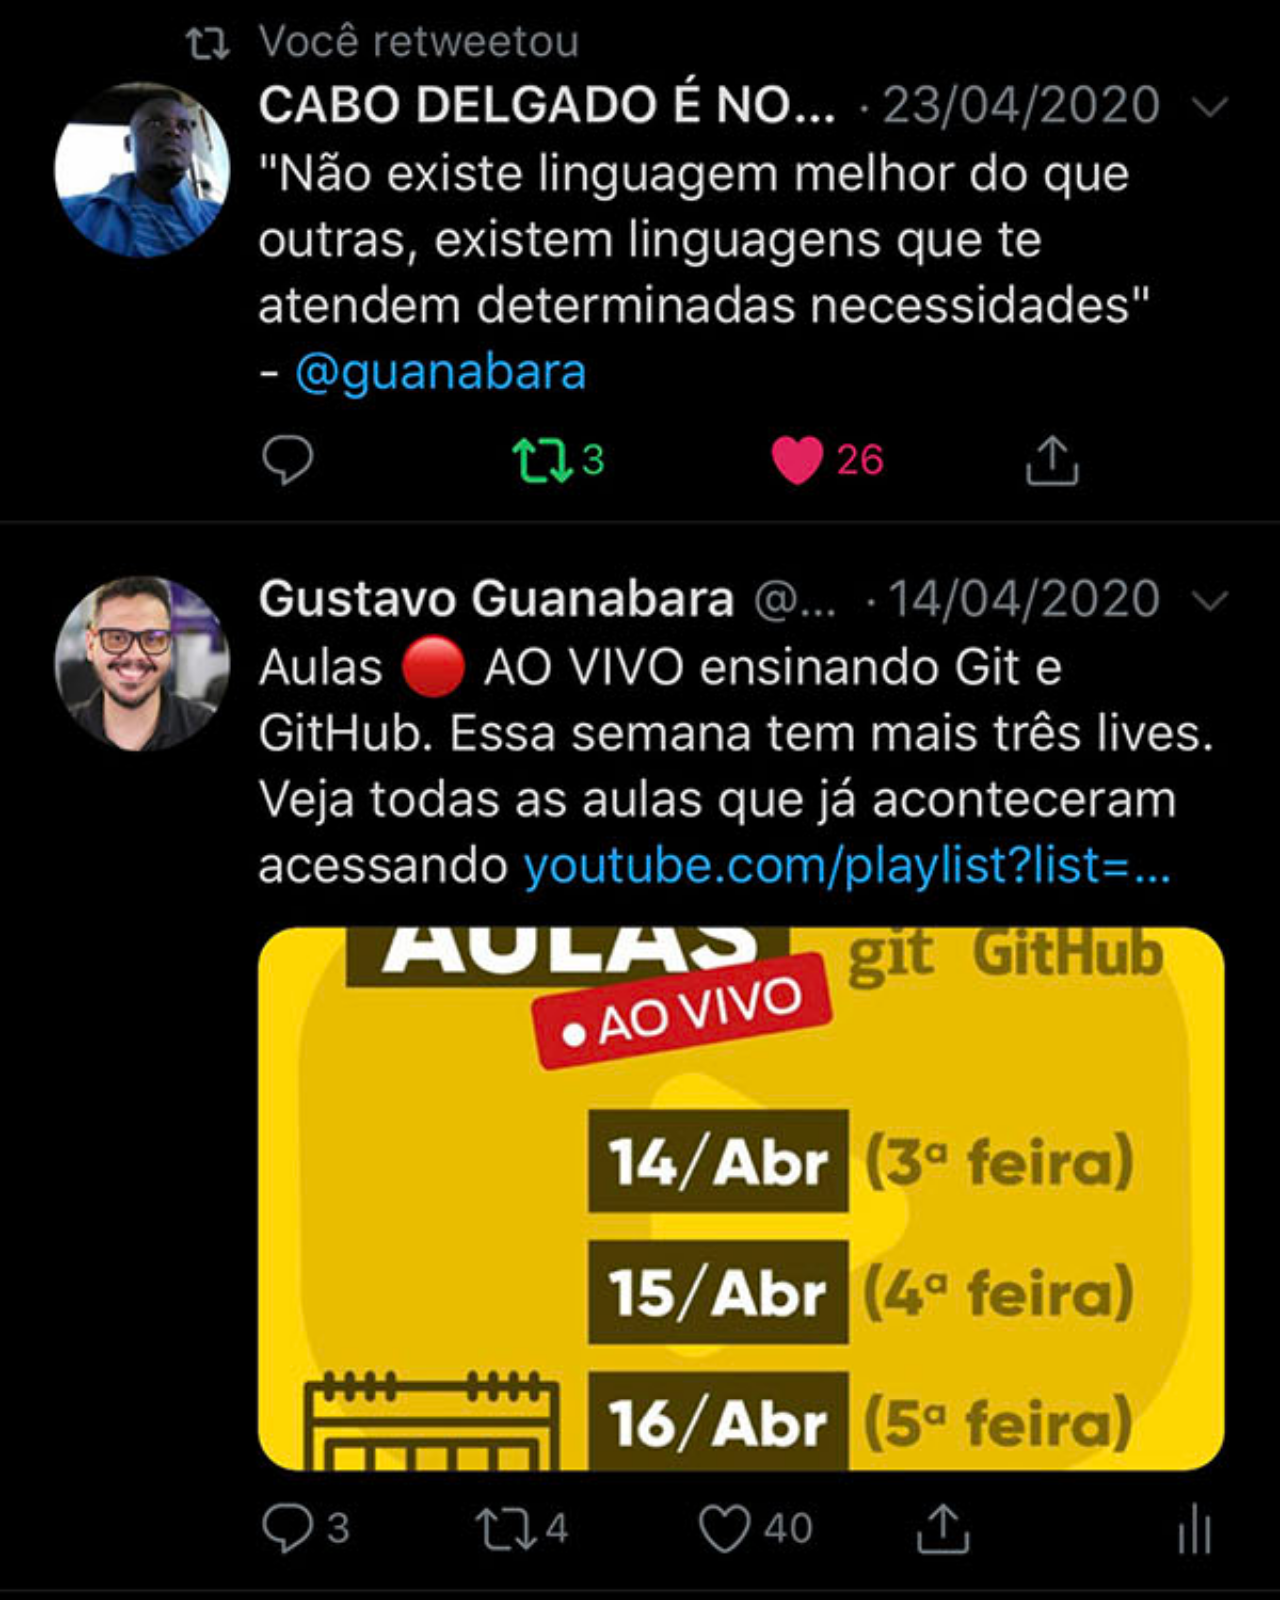
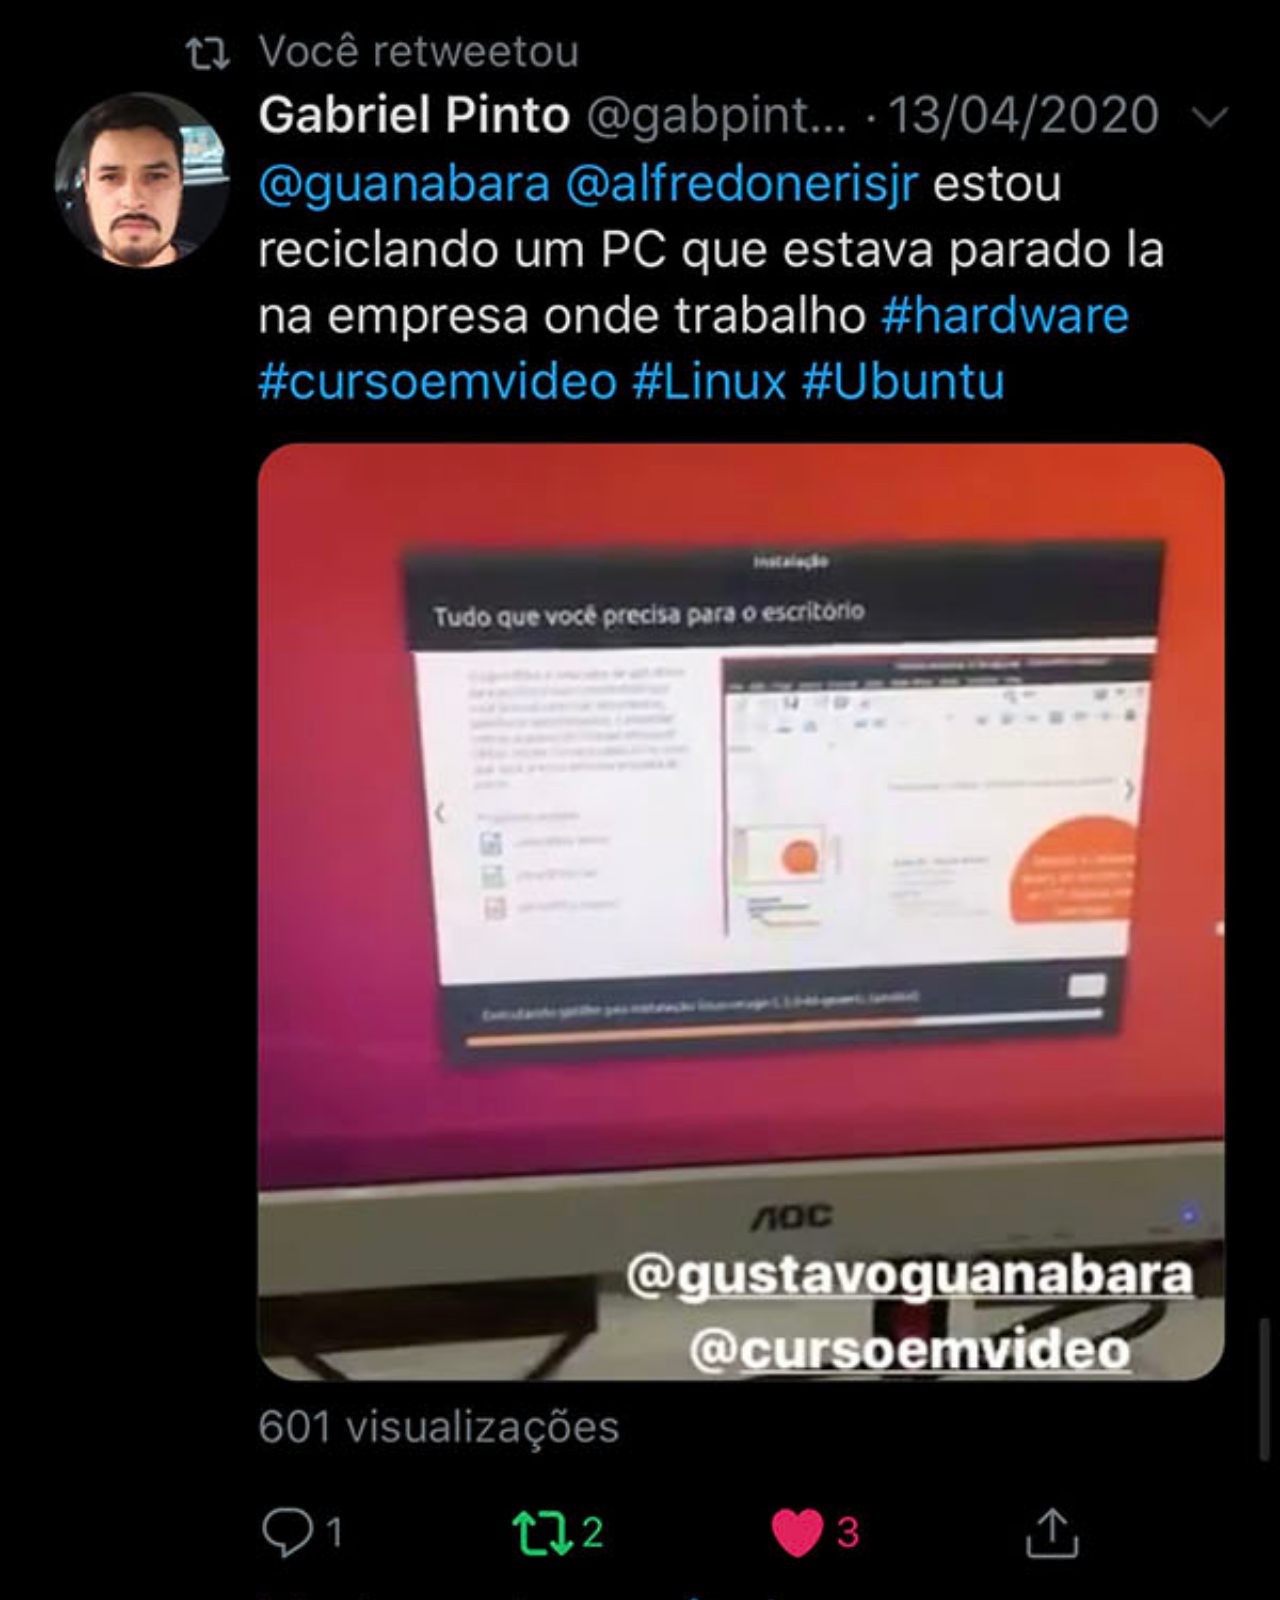
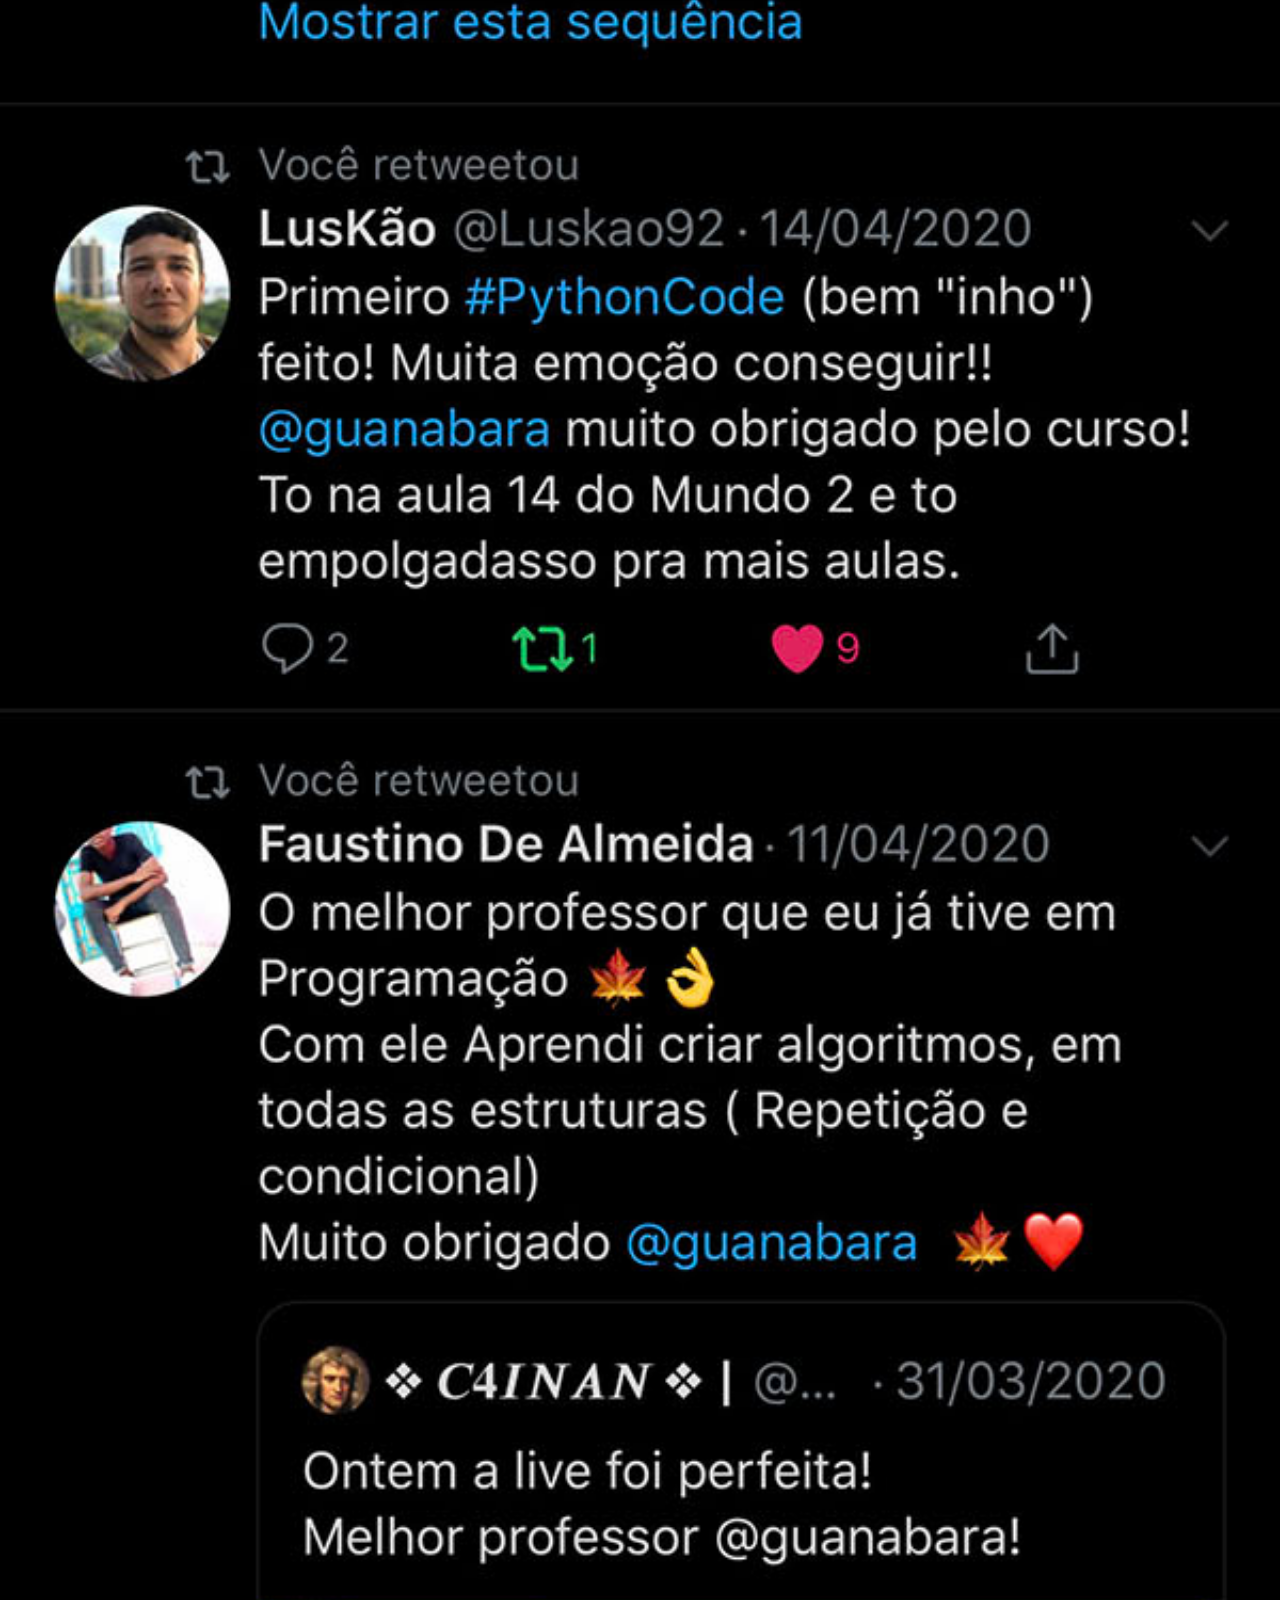
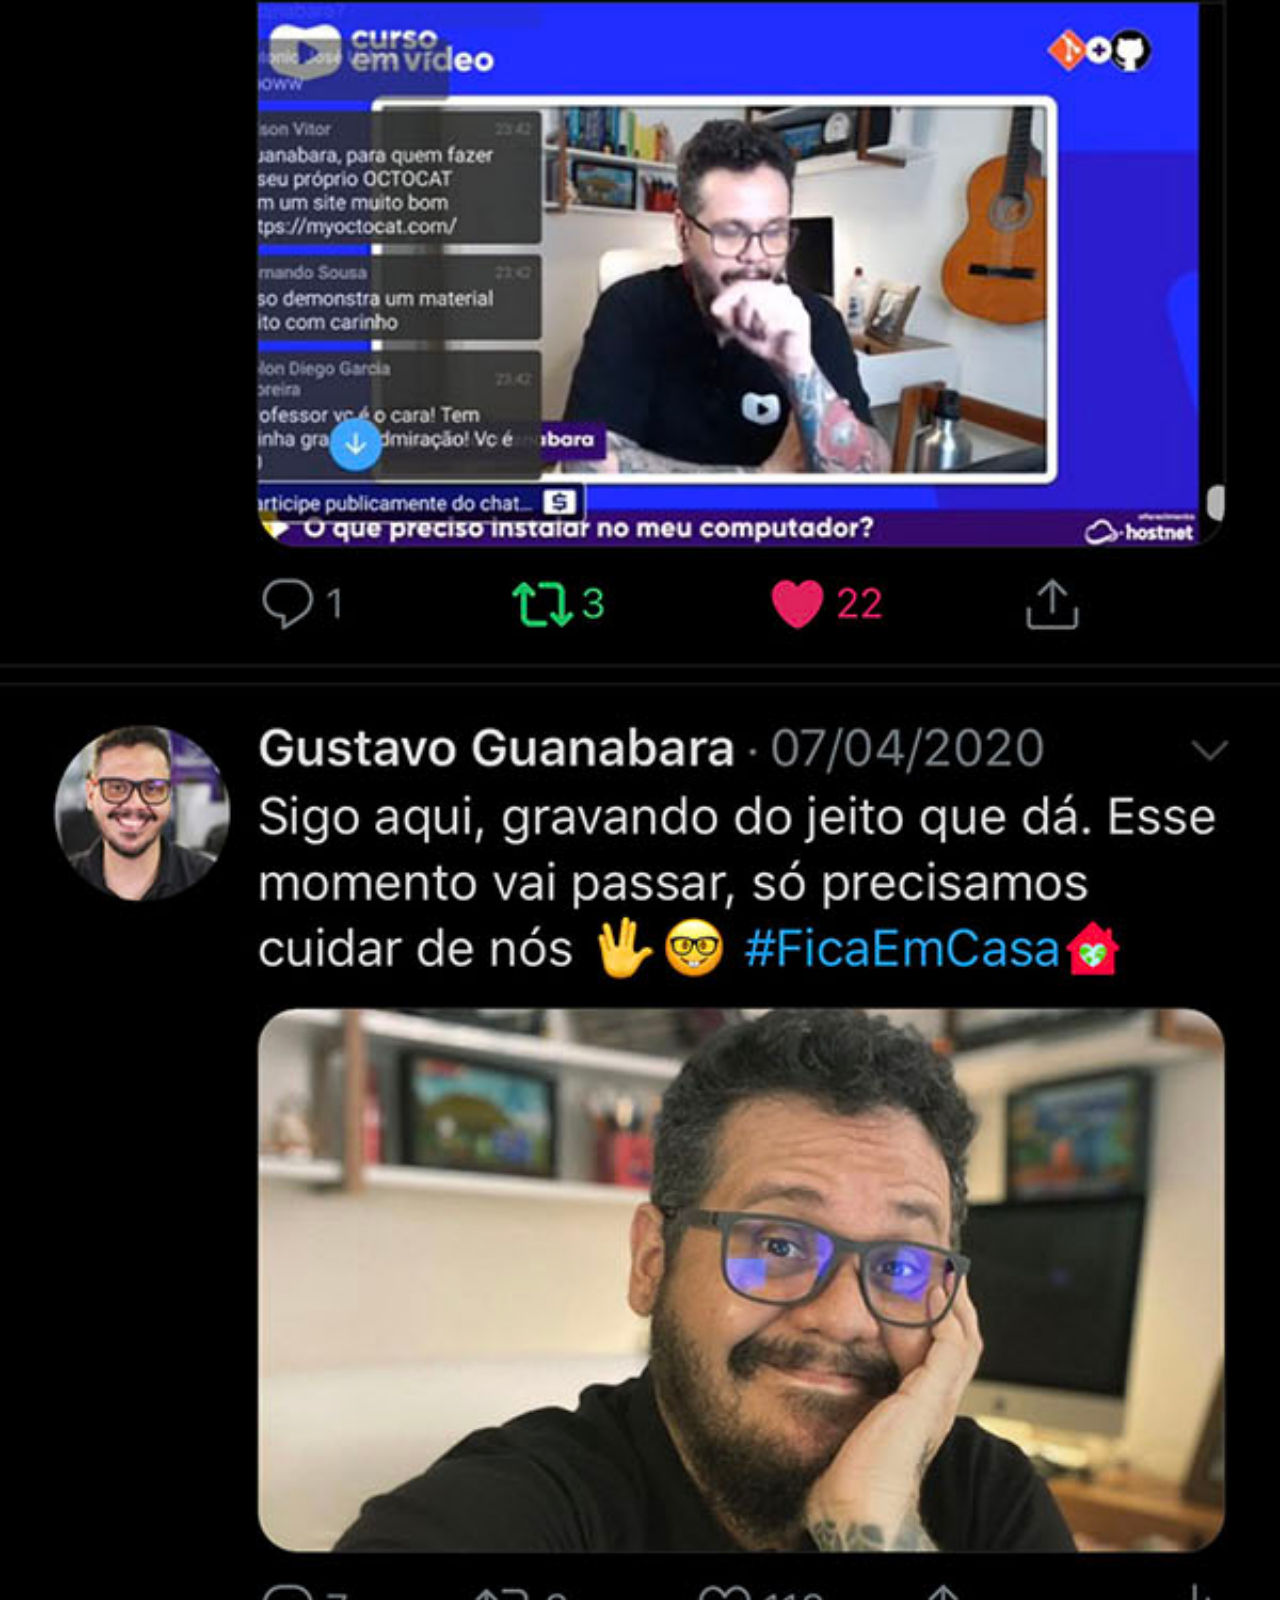
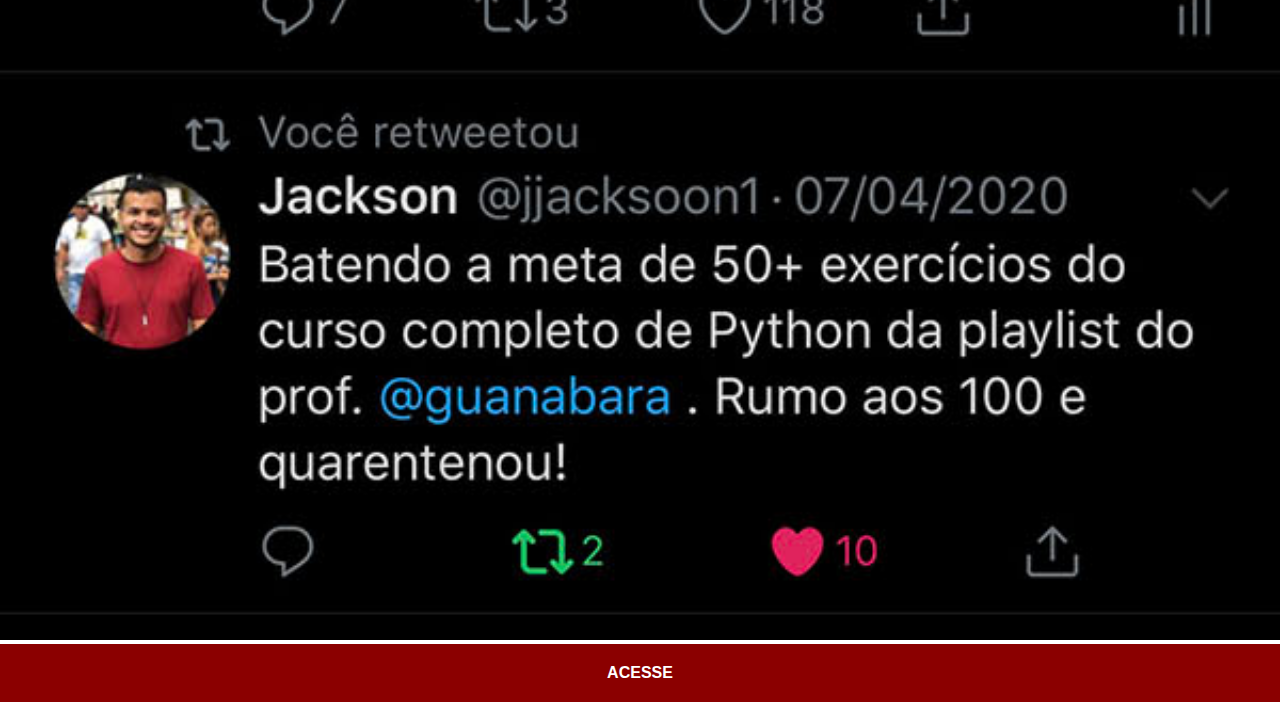
<file: twitter.html>
<!DOCTYPE html>
<html lang="pt-br">
<head>
    <meta charset="UTF-8">
    <meta http-equiv="X-UA-Compatible" content="IE=edge">
    <meta name="viewport" content="width=device-width, initial-scale=1.0"><link rel="stylesheet" href="estilos/social.css">
    <title>Twitter</title>
</head>
<body>
    <img src="imagens/tela-twitter.jpg" alt="twitter">
    <a href="https://twitter.com/guanabara?ref_src=twsrc%5Egoogle%7Ctwcamp%5Eserp%7Ctwgr%5Eauthor" target="_blank">ACESSE</a>
</body>
</html>
</file>
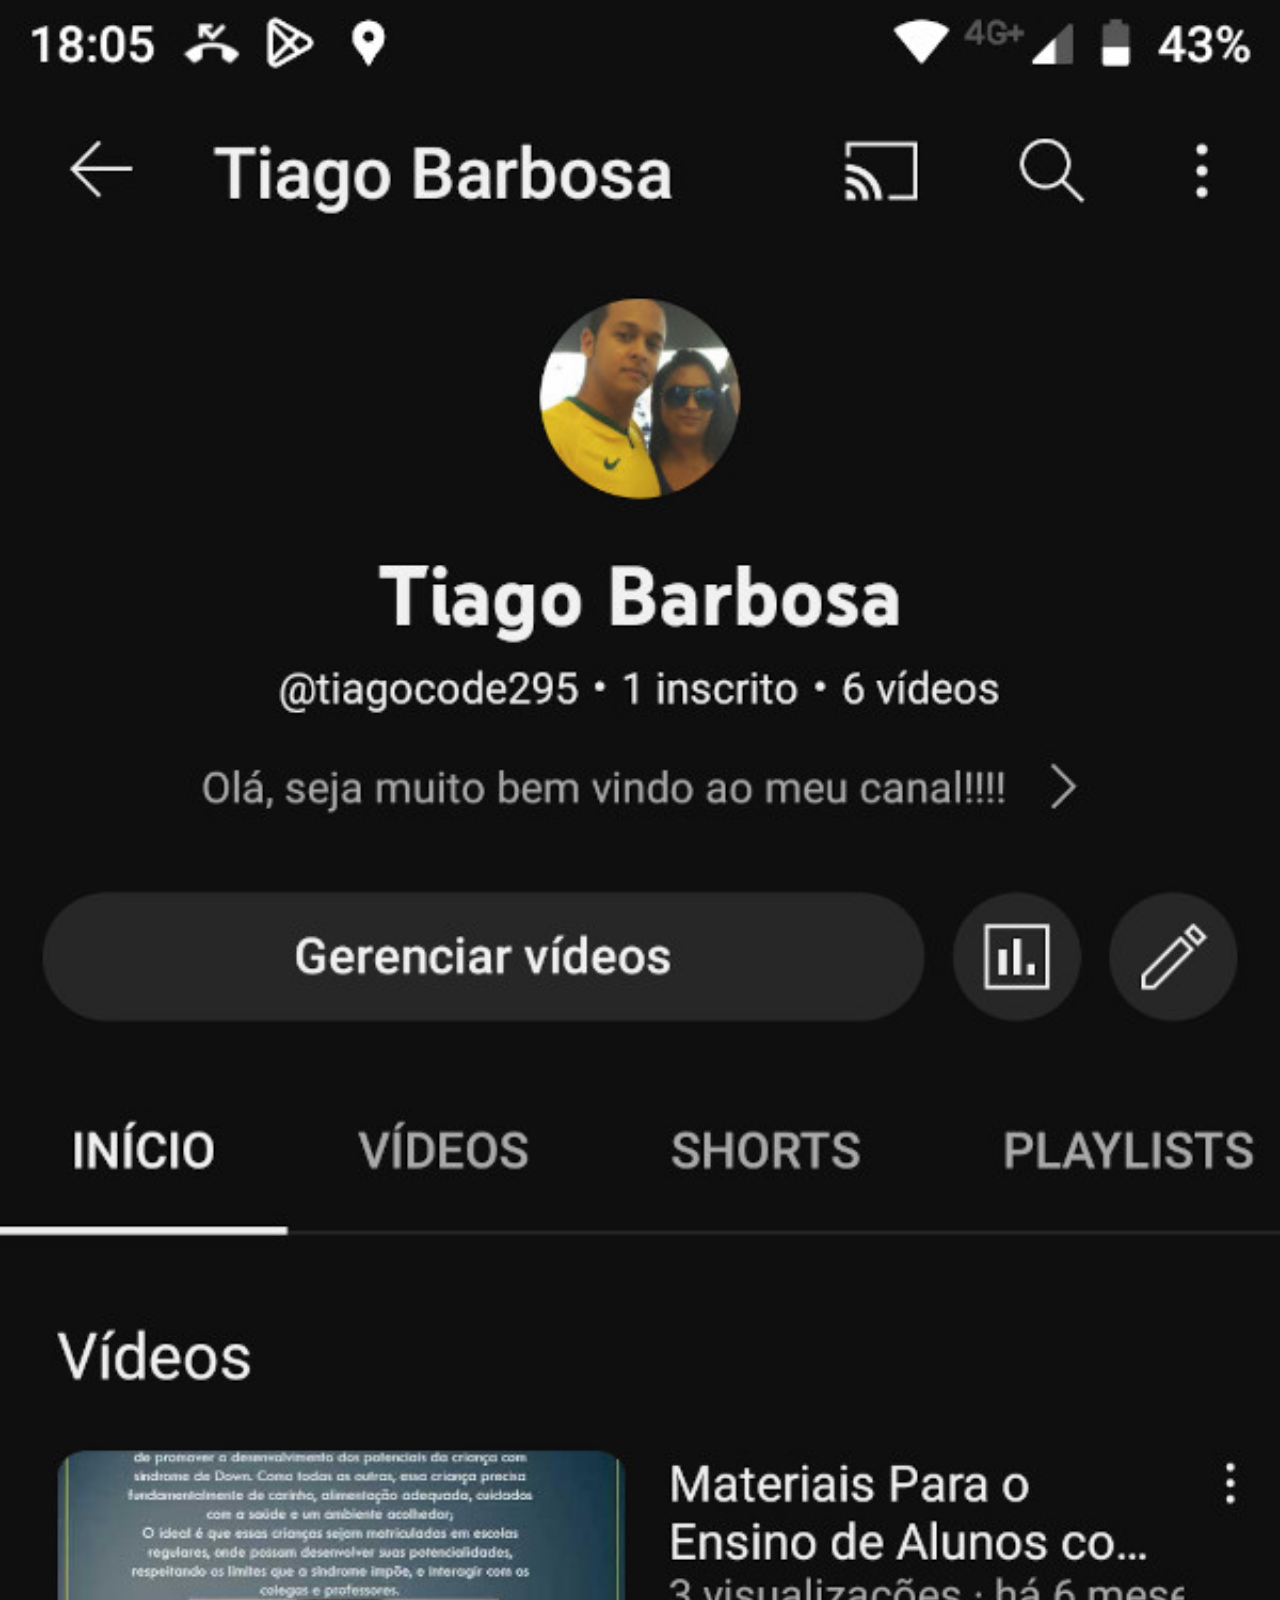
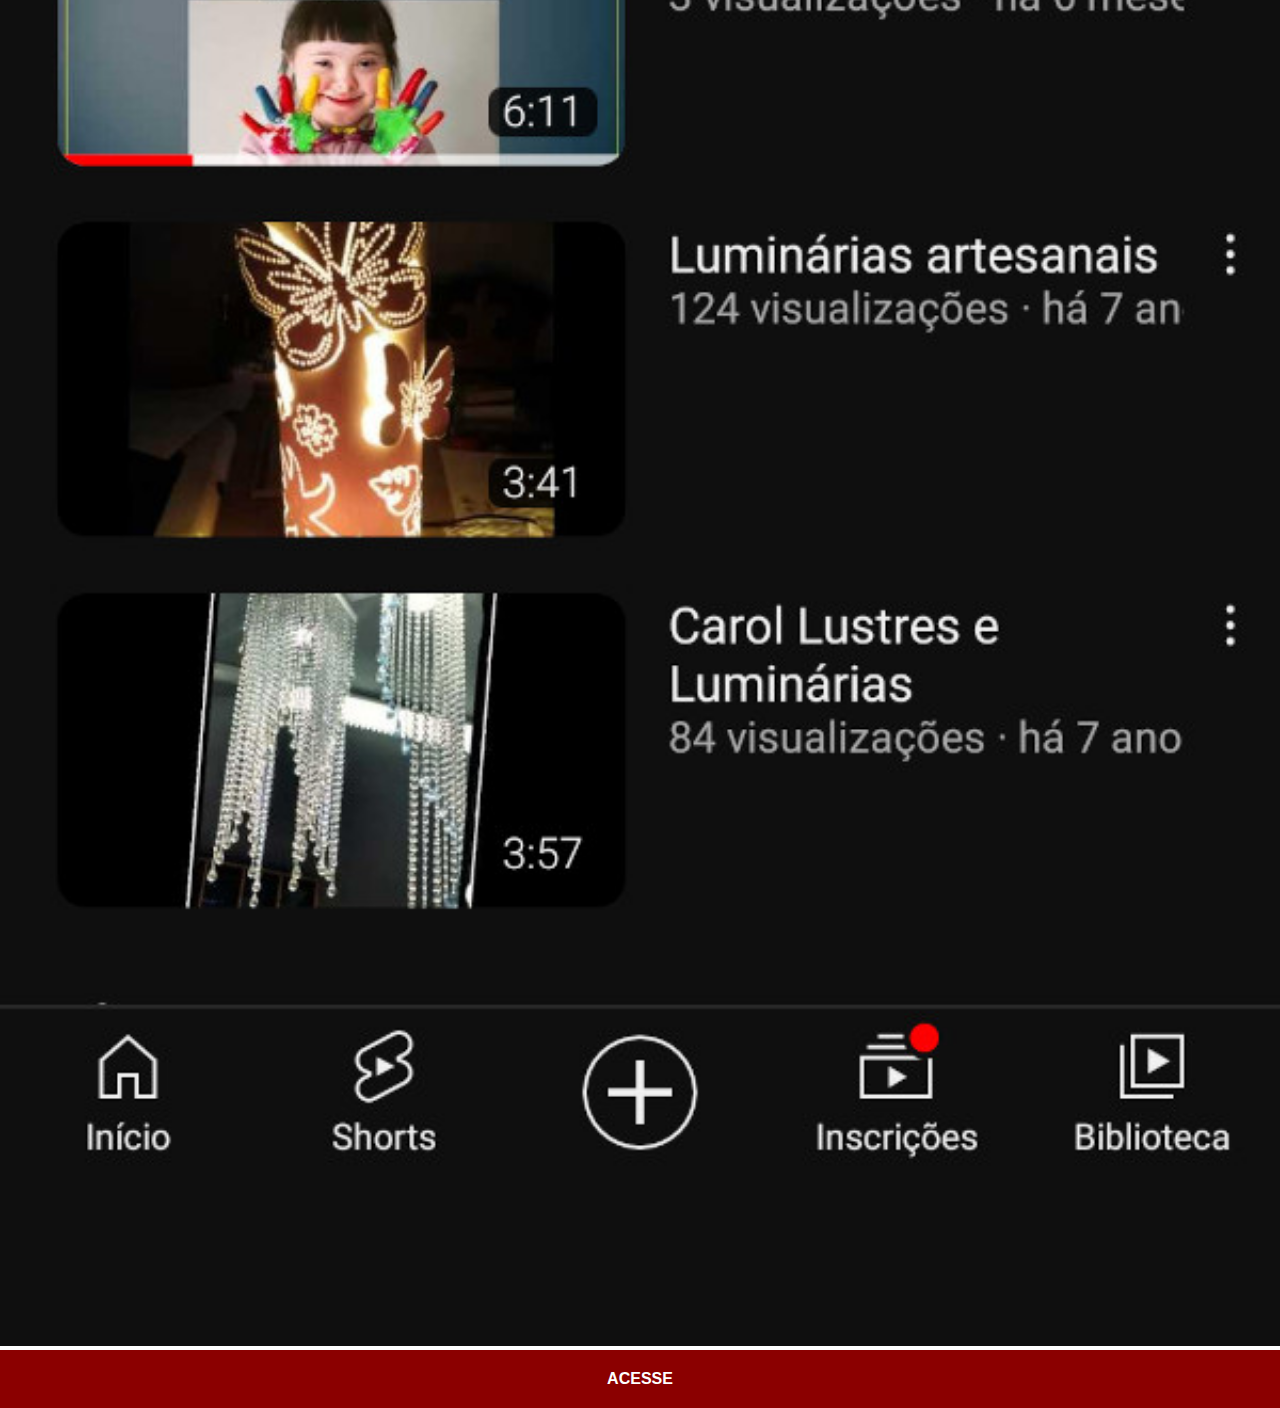
<file: youtube.html>
<!DOCTYPE html>
<html lang="pt-br">
<head>
    <meta charset="UTF-8">
    <meta http-equiv="X-UA-Compatible" content="IE=edge">
    <meta name="viewport" content="width=device-width, initial-scale=1.0">
    <link rel="stylesheet" href="estilos/social.css">
    <title>Youtube</title>
    
</head>
<body>
    <img src="imagens/tela-youtube-tiago.jpg" alt="youtube">
    <a href="https://www.youtube.com/@tiagocode295" target="_blank">ACESSE</a>
</body>
</html>
</file>
<file: estilos/style.css>
@charset "UTF-8";

*{
    margin: 0px;
    padding: 0px;
    font-family: Arial, Helvetica, sans-serif;
}

html, body {
    height: 100vh;
    width: 100vw;
    background-color: black;
}

body{
    background: url(../imagens/fundo-madeira.jpg) no-repeat top center;
    background-size: cover;
    background-attachment: fixed;
}

main{
    position: relative;
    height: 100vh;
}

section#telefone {
    position: absolute;
    top:50%;
    left: 50%;
    transform: translate(-50%,-50%);

    height: 627px;
    width: 311px;
    background-color: blue;
    background:  url(../imagens/frame-iphone.png) no-repeat;
}

iframe#tela{
    position: relative;
    top: 80px;
    left: 23px;
    width: 266px;
    height: 471px;
}

section#redes-sociais{
    text-align: right;
}

section#redes-sociais img {
    width: 50px;
    margin: 10px;
    border-radius: 50%;
    box-shadow: 2px 2px 5px rgba(0, 0, 0, 0.400);
    box-sizing: border-box;
}

section#redes-sociais img:hover{
    border: 2px solid rgba(255, 255, 255, 0.637);
    transform: translate(-3px, -3px);
    box-shadow: 5px 5px 10px rgba(0, 0, 0, 0.658);
    transition: transform 0.4s, border 1s;

}
</file>
<file: estilos/social.css>
@charset "UTF-8";

*{
    margin: 0px;
    padding: 0px;
    font-family: Arial, Helvetica, sans-serif;
}

::-webkit-scrollbar {
    width: 0px;
    height: 0px;
}

img{
    width: 100vw;
}

a{
    display: block;
    background-color: darkred;
    color: white;
    padding: 20px;
    text-align: center;
    font-weight: bolder;
    text-decoration: none;

}

a:hover{
    background-color: red;
}
</file>
